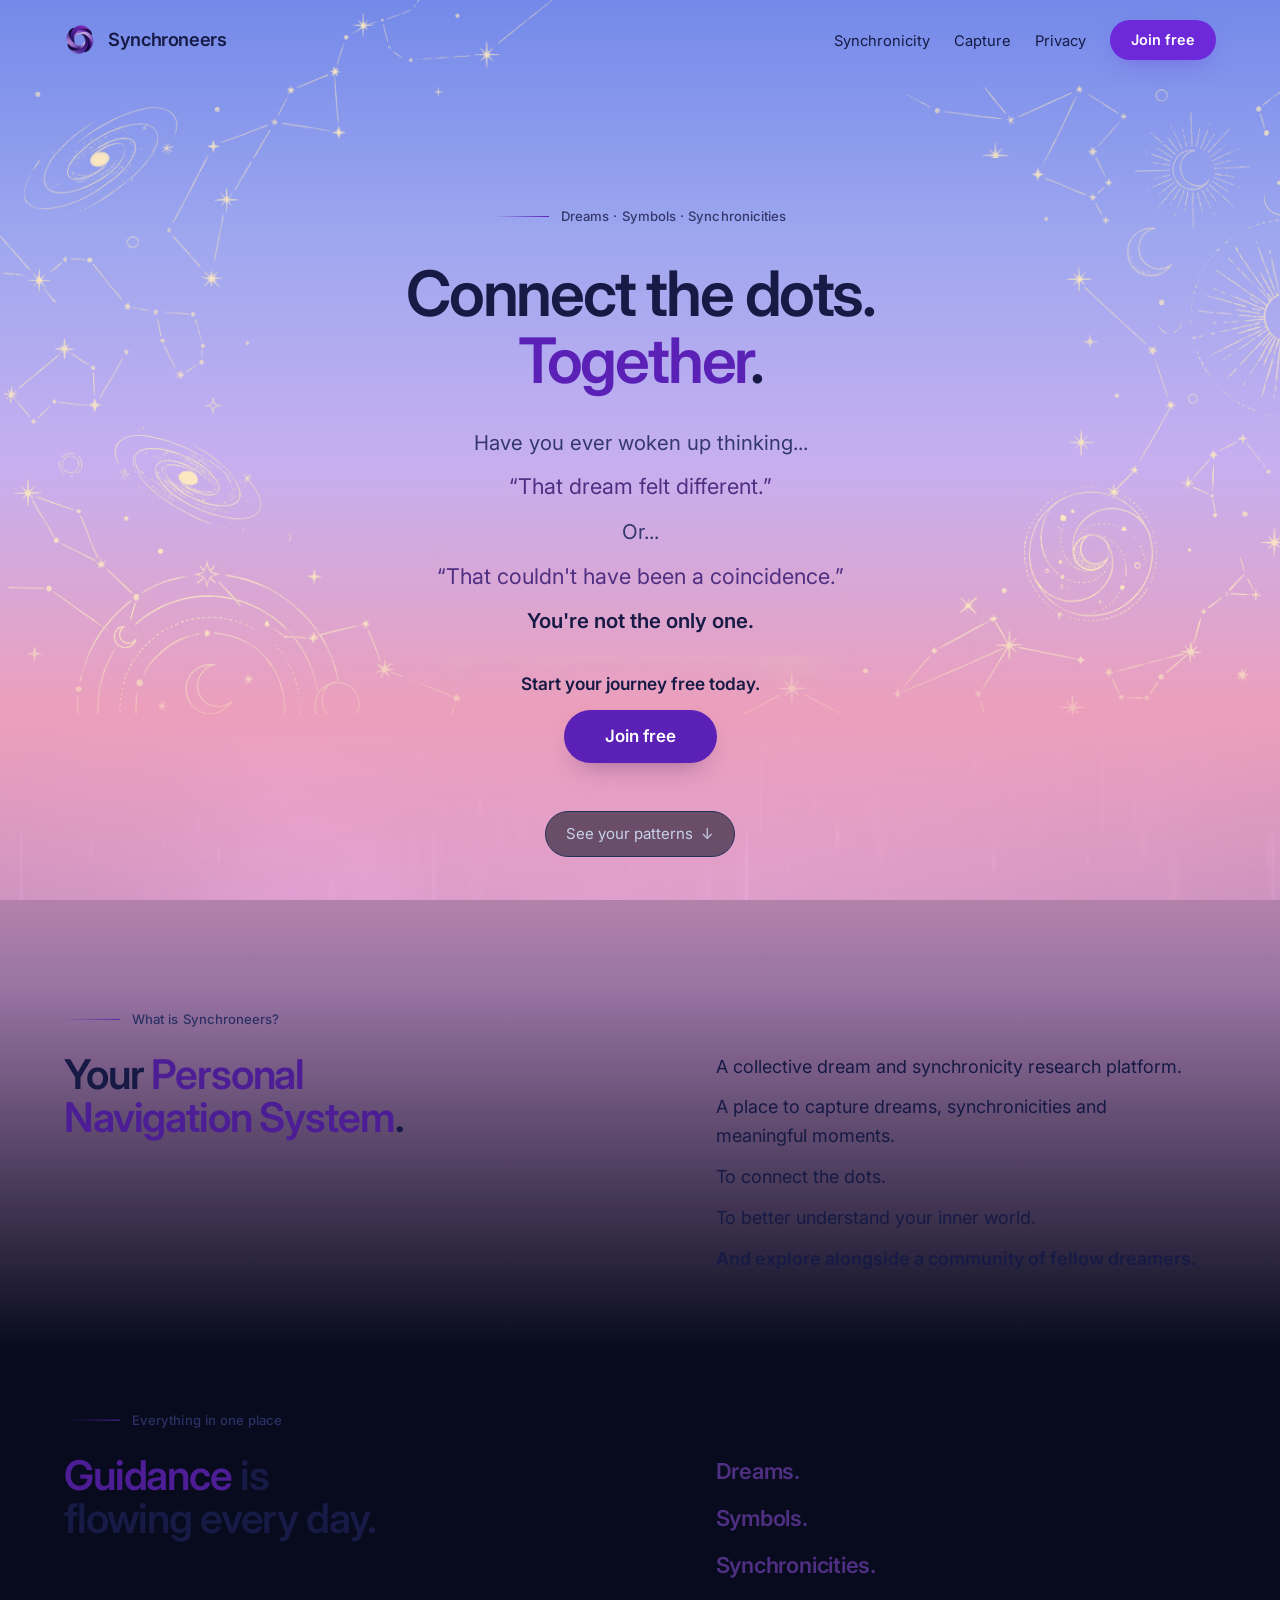
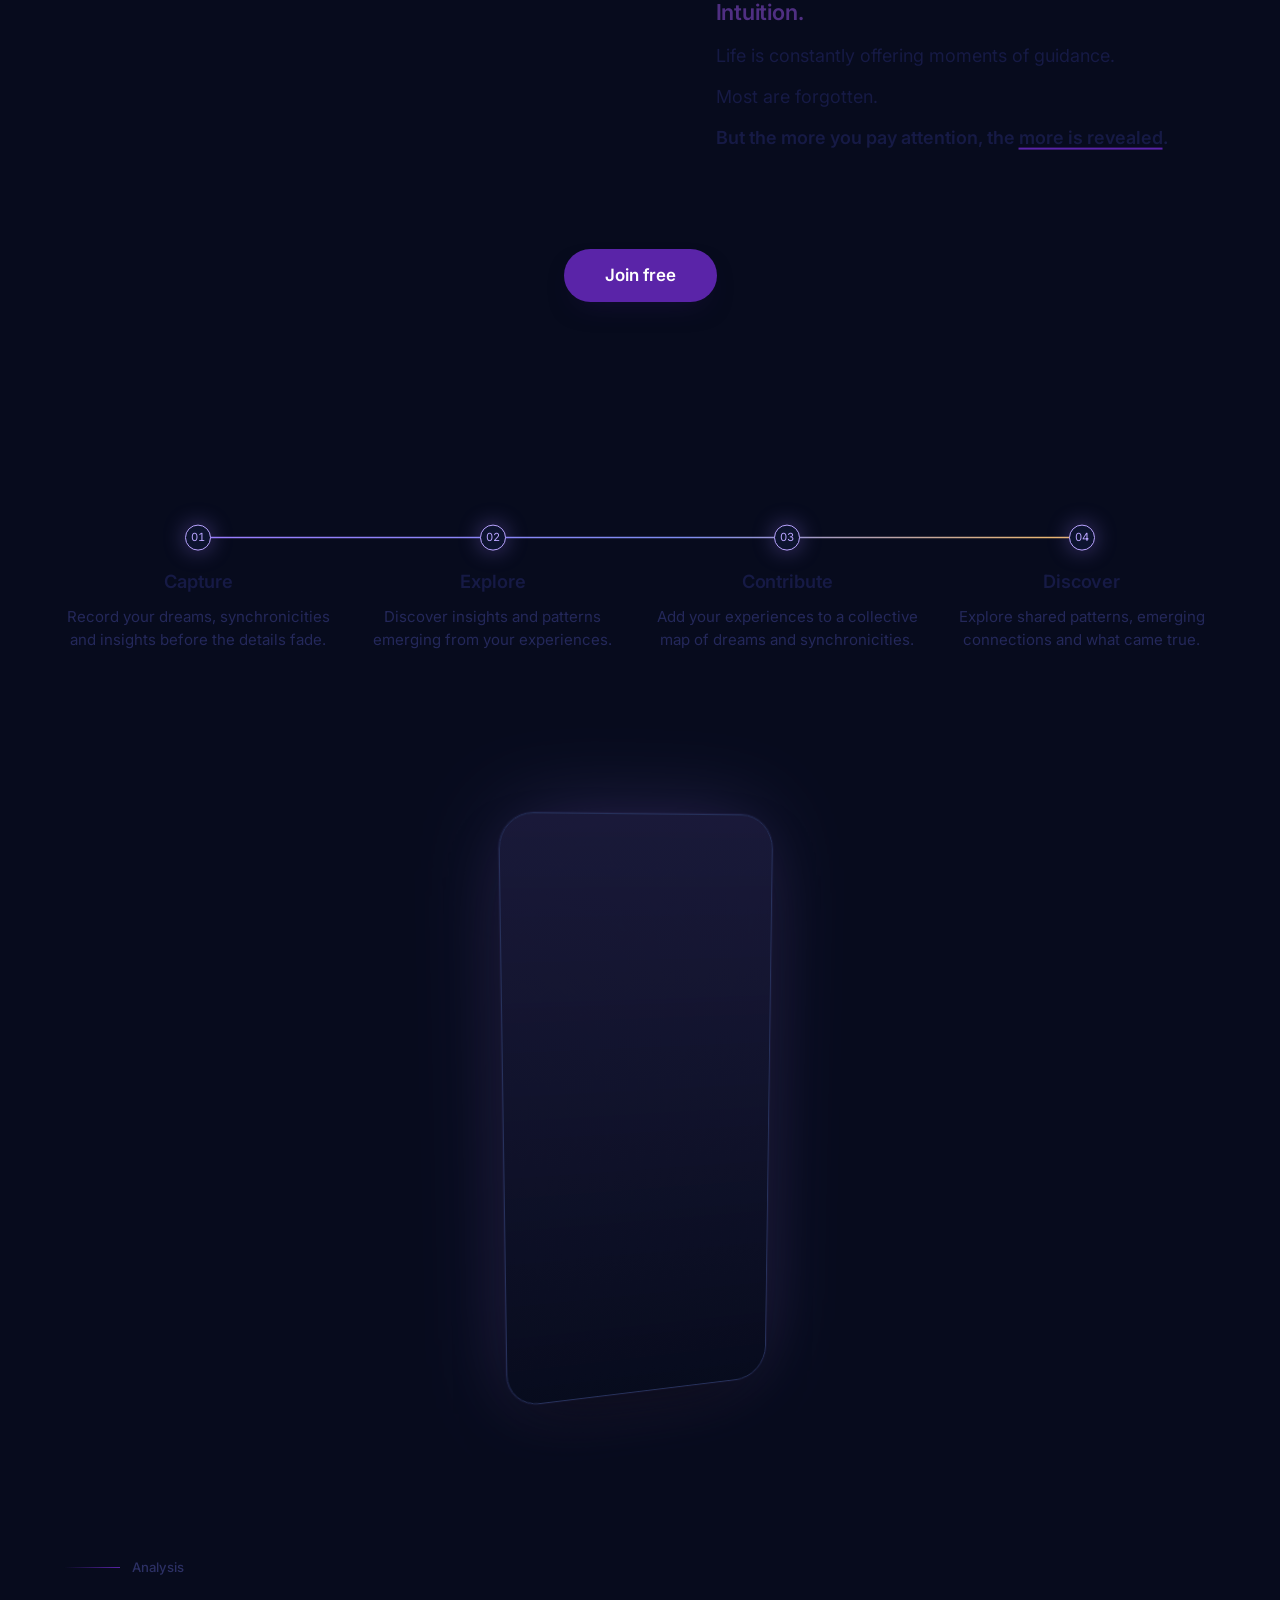
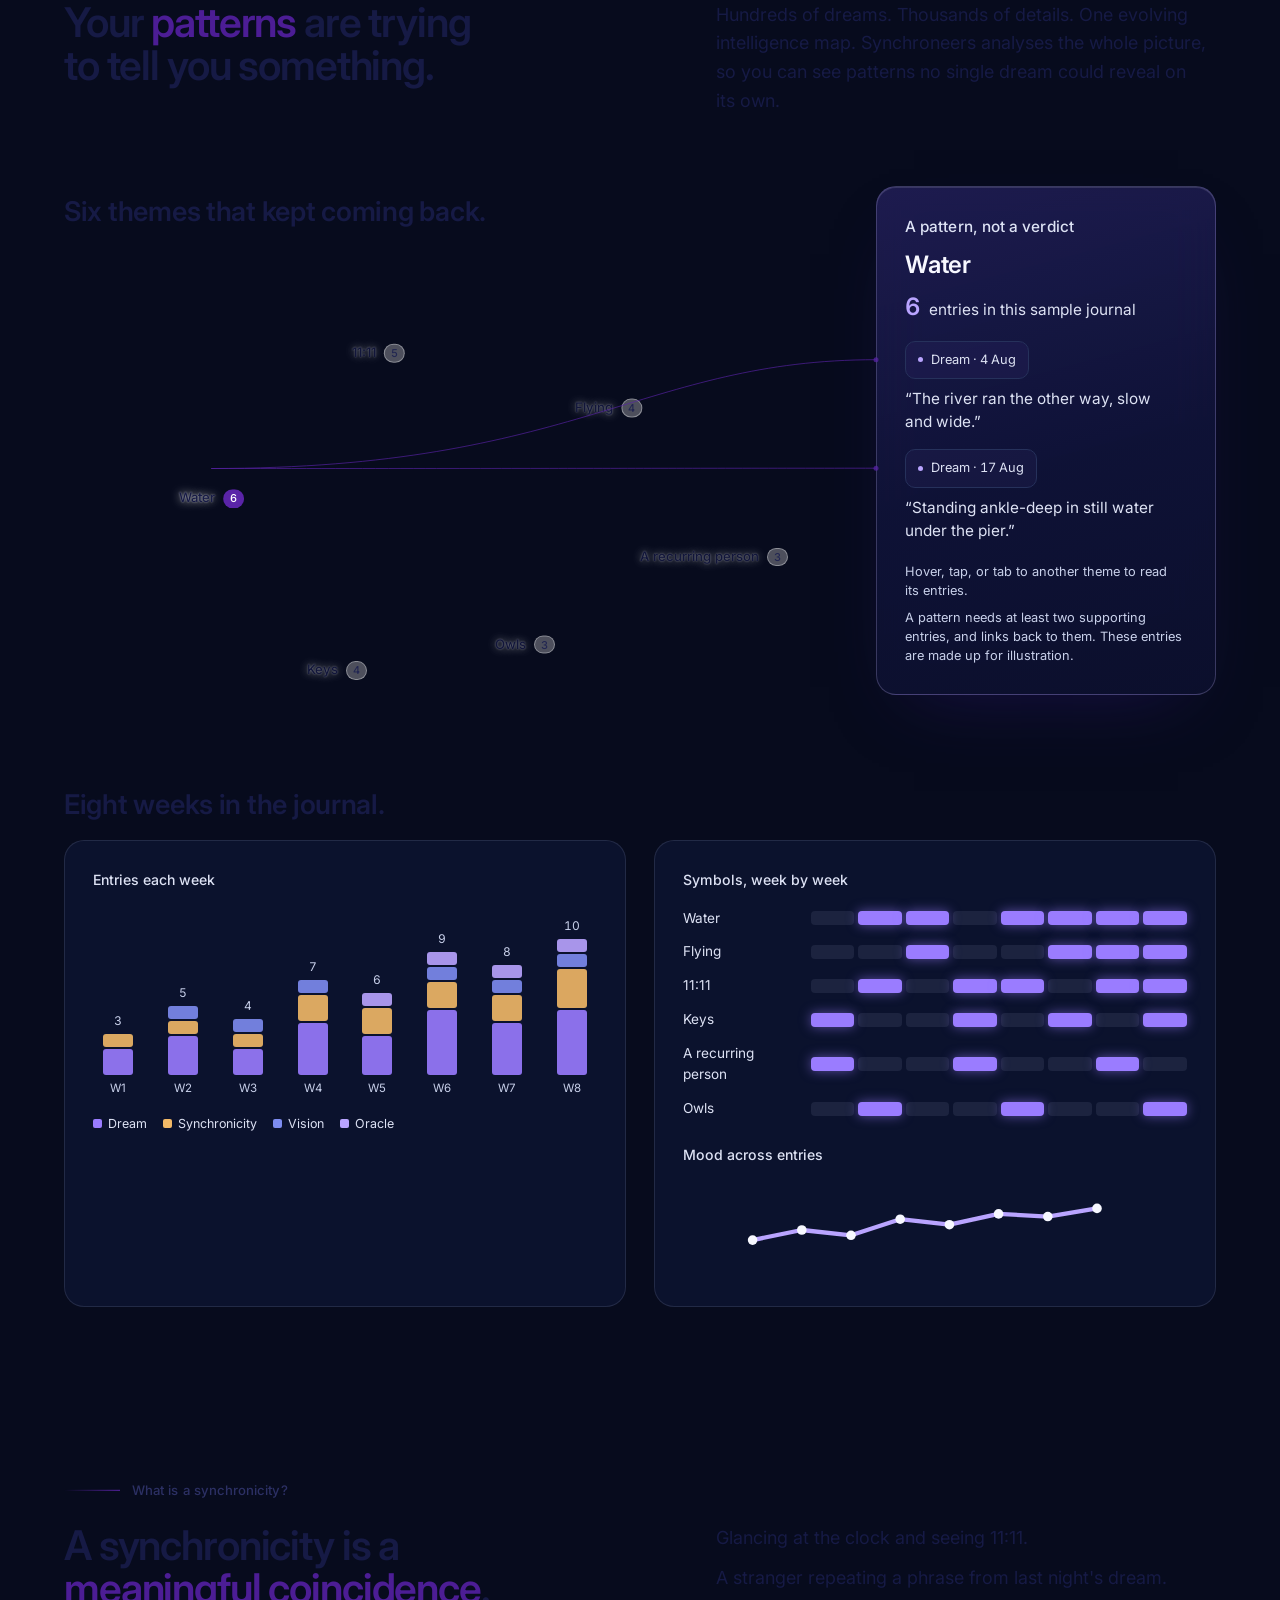
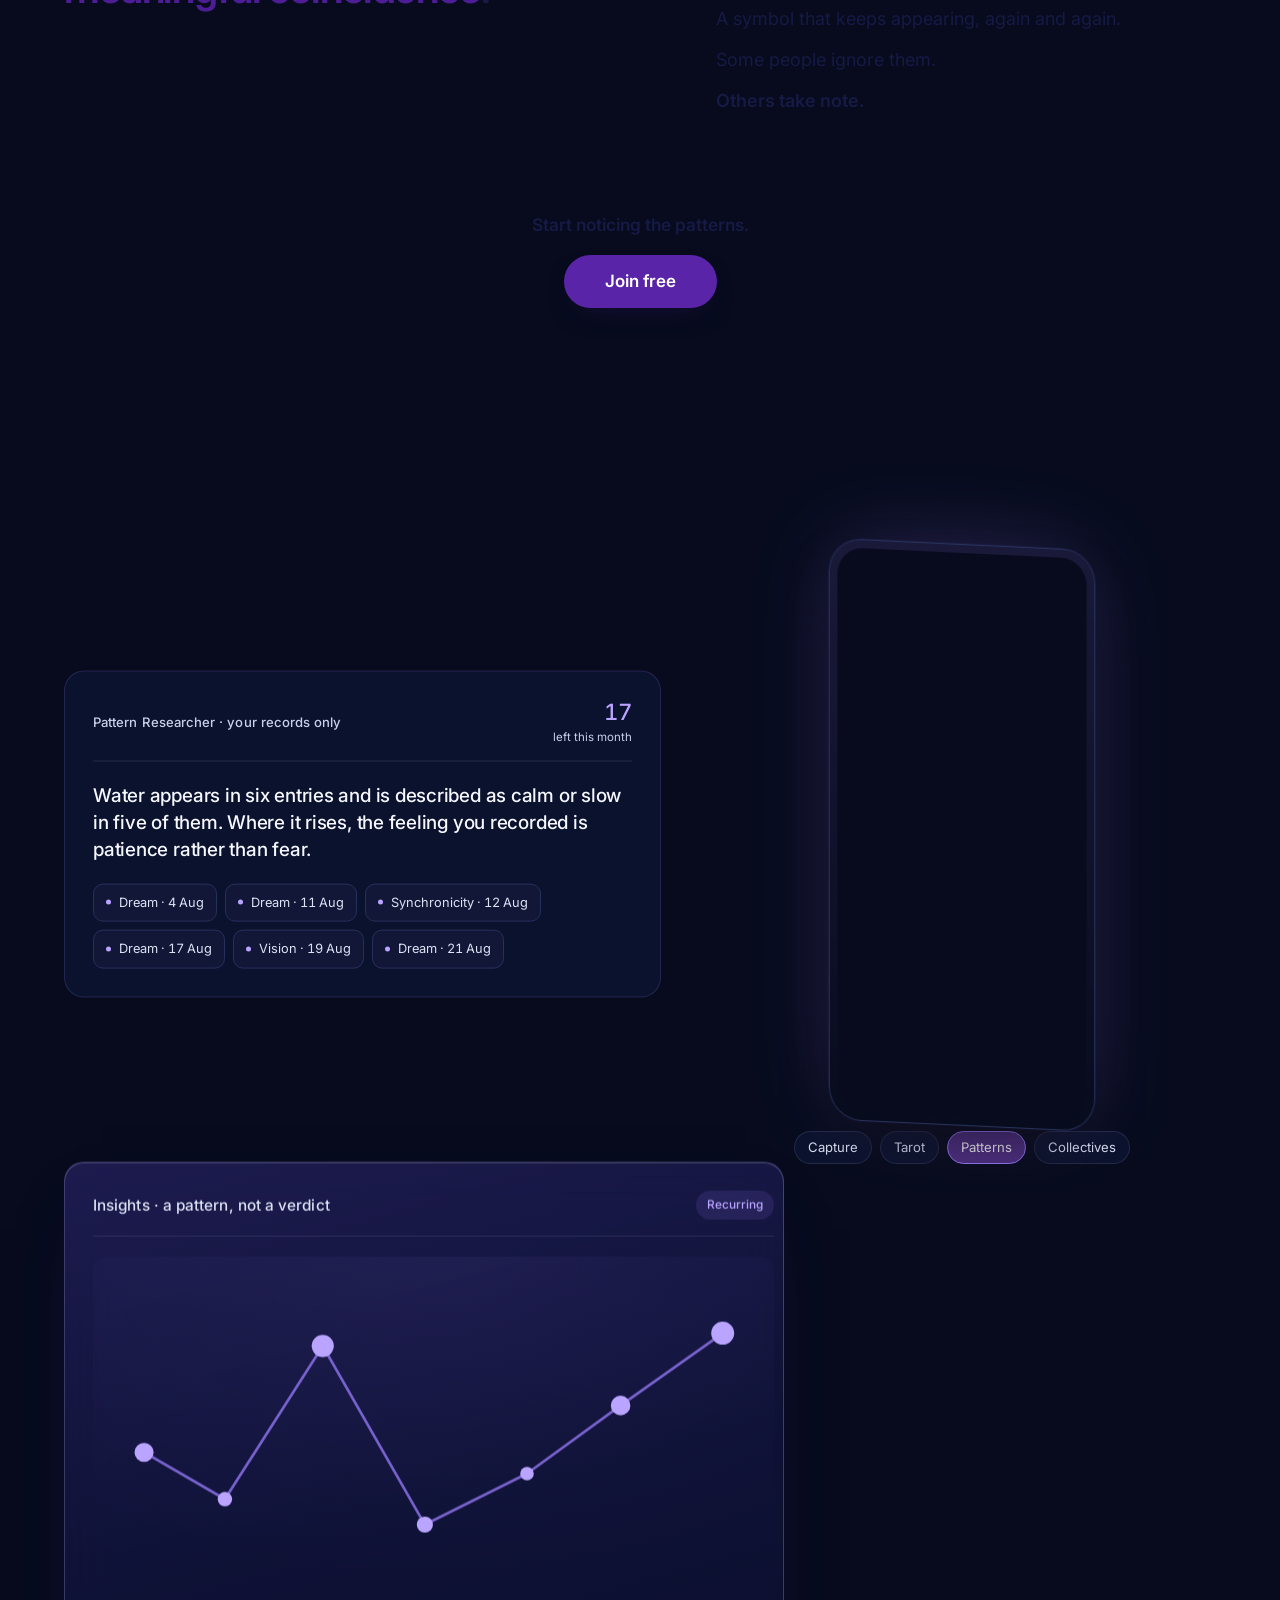
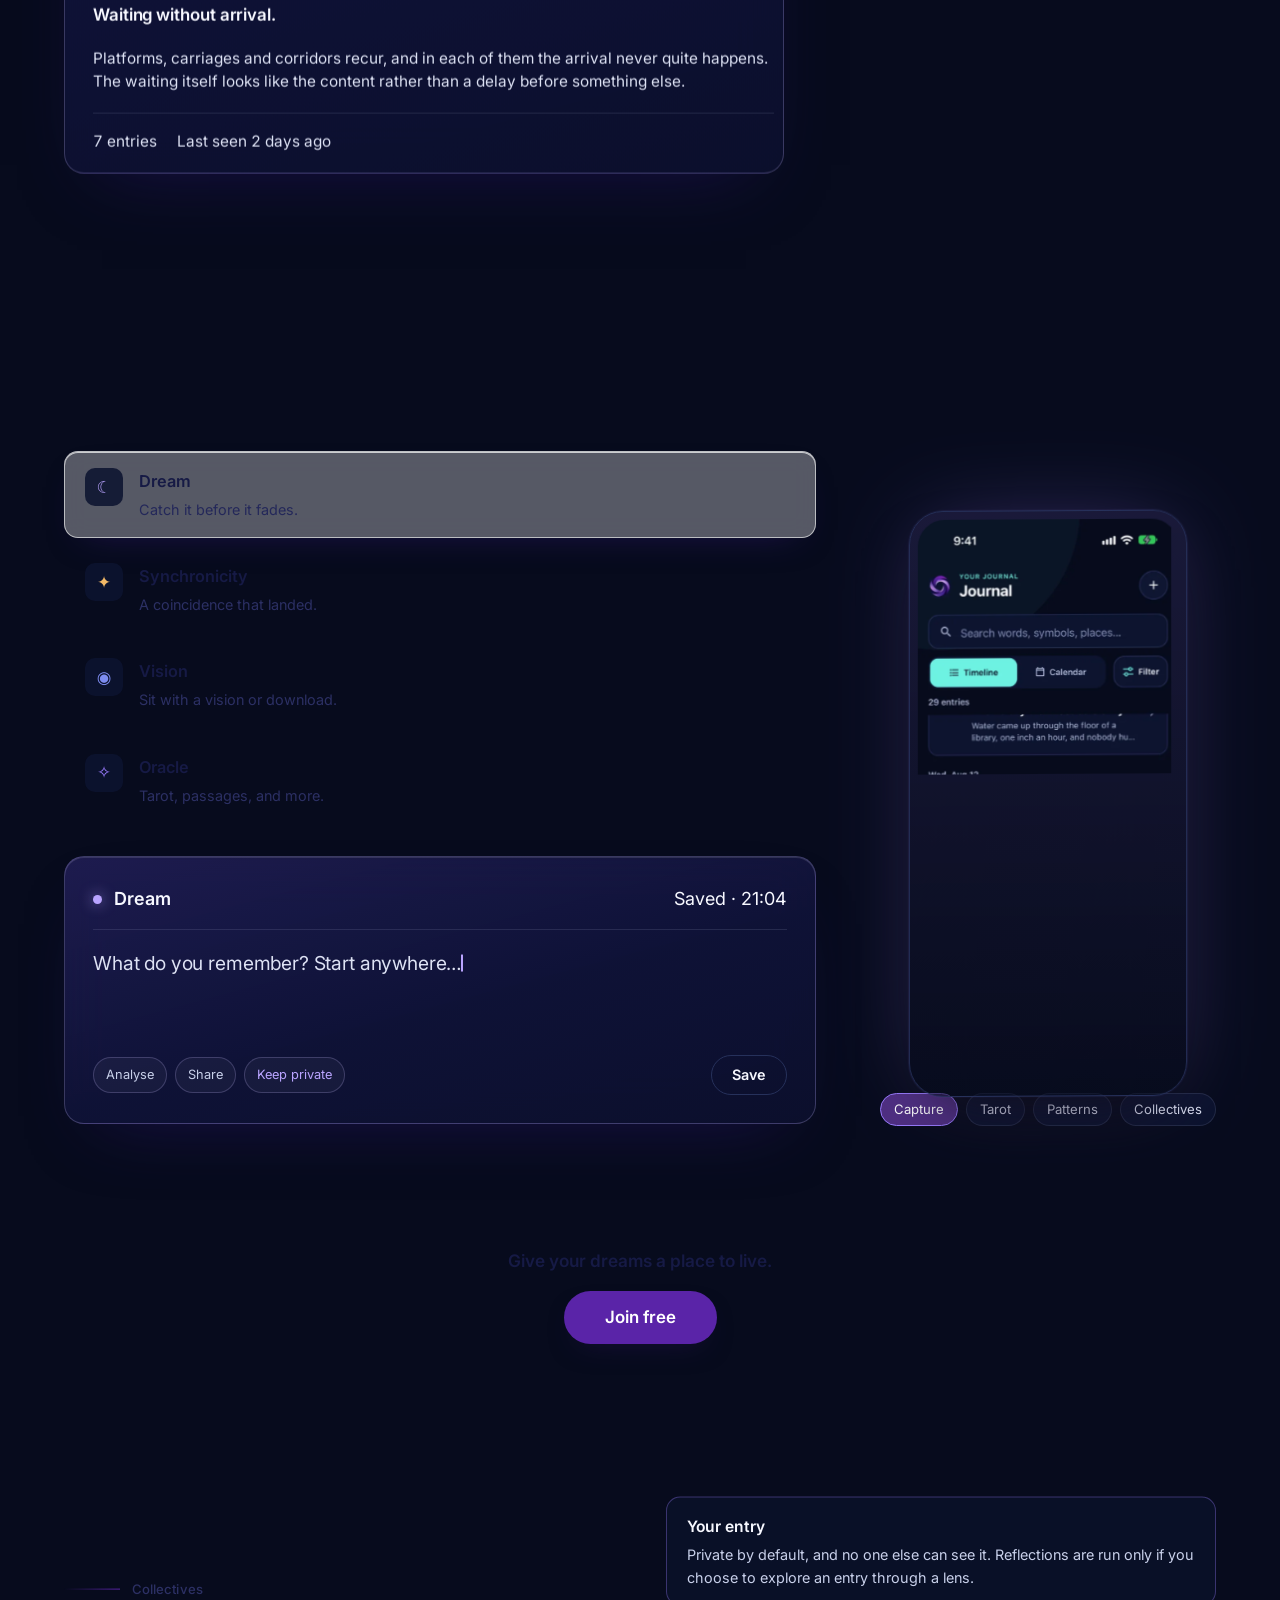
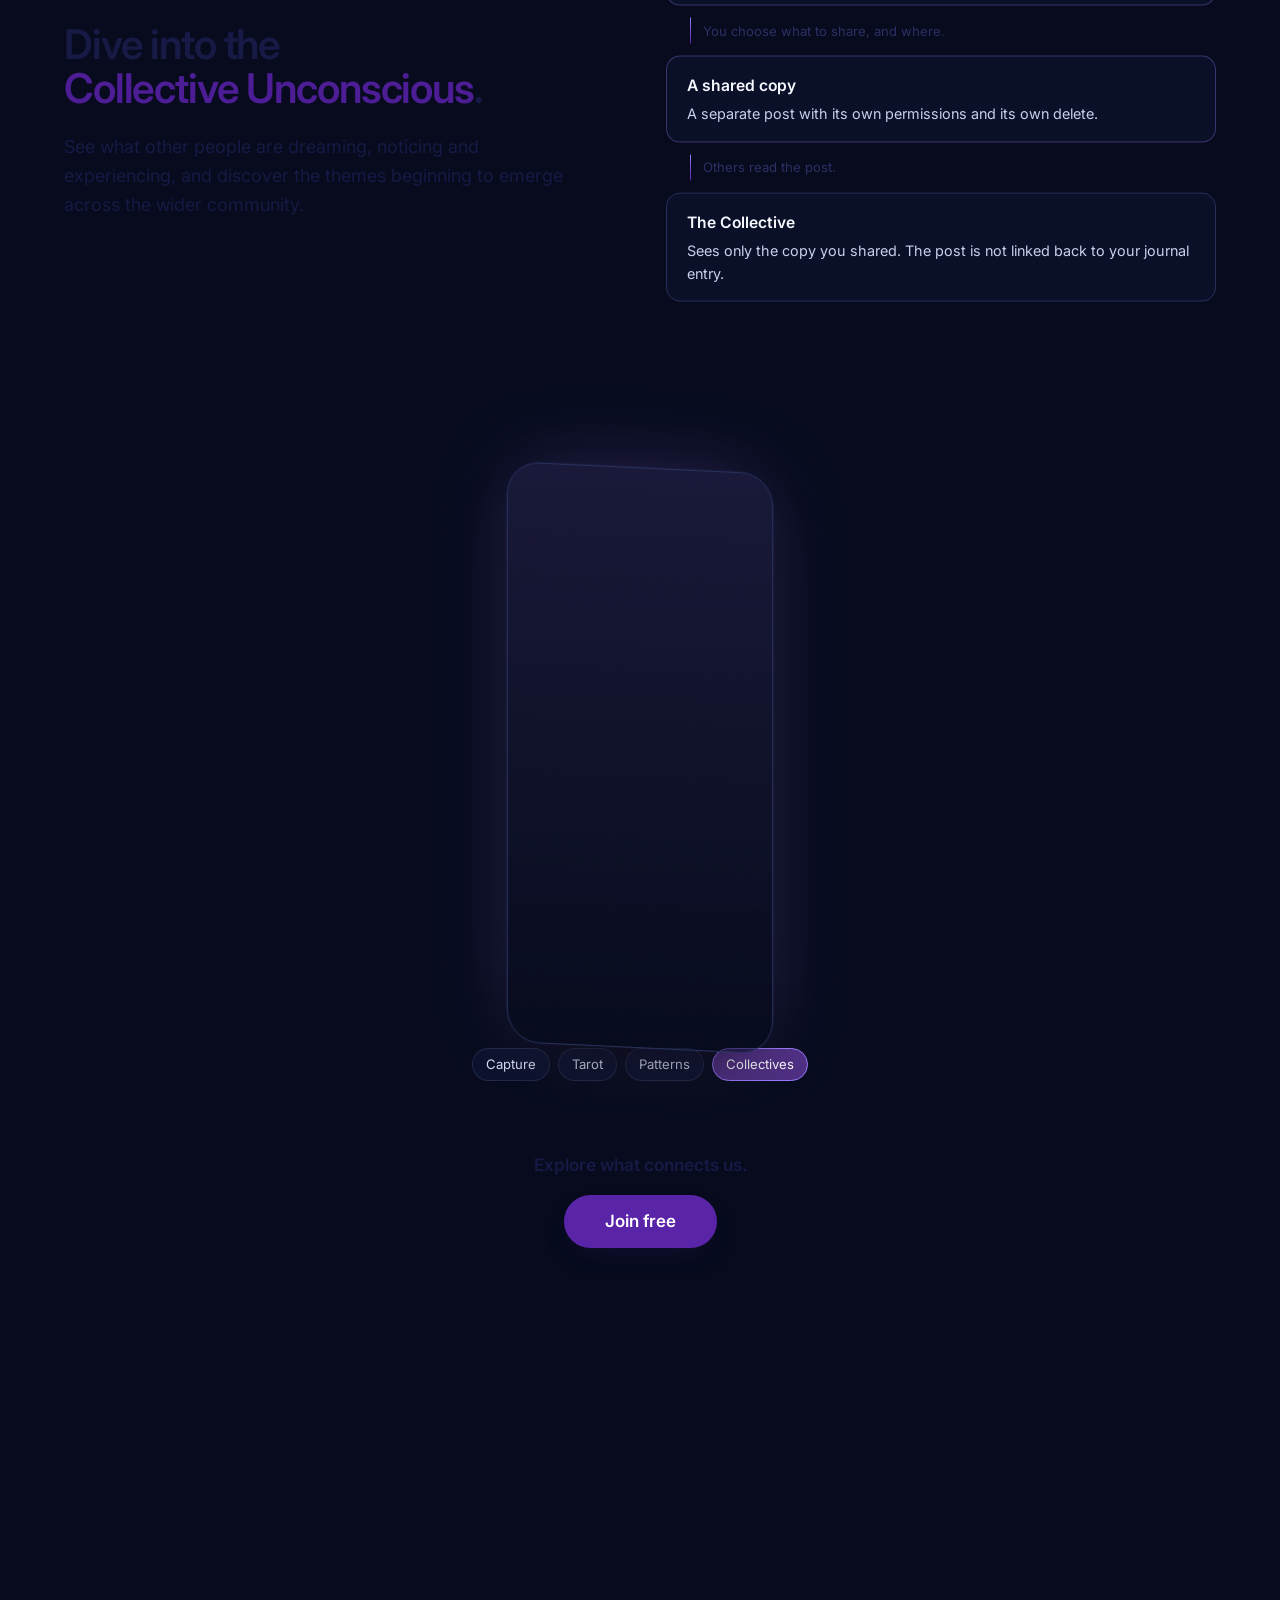
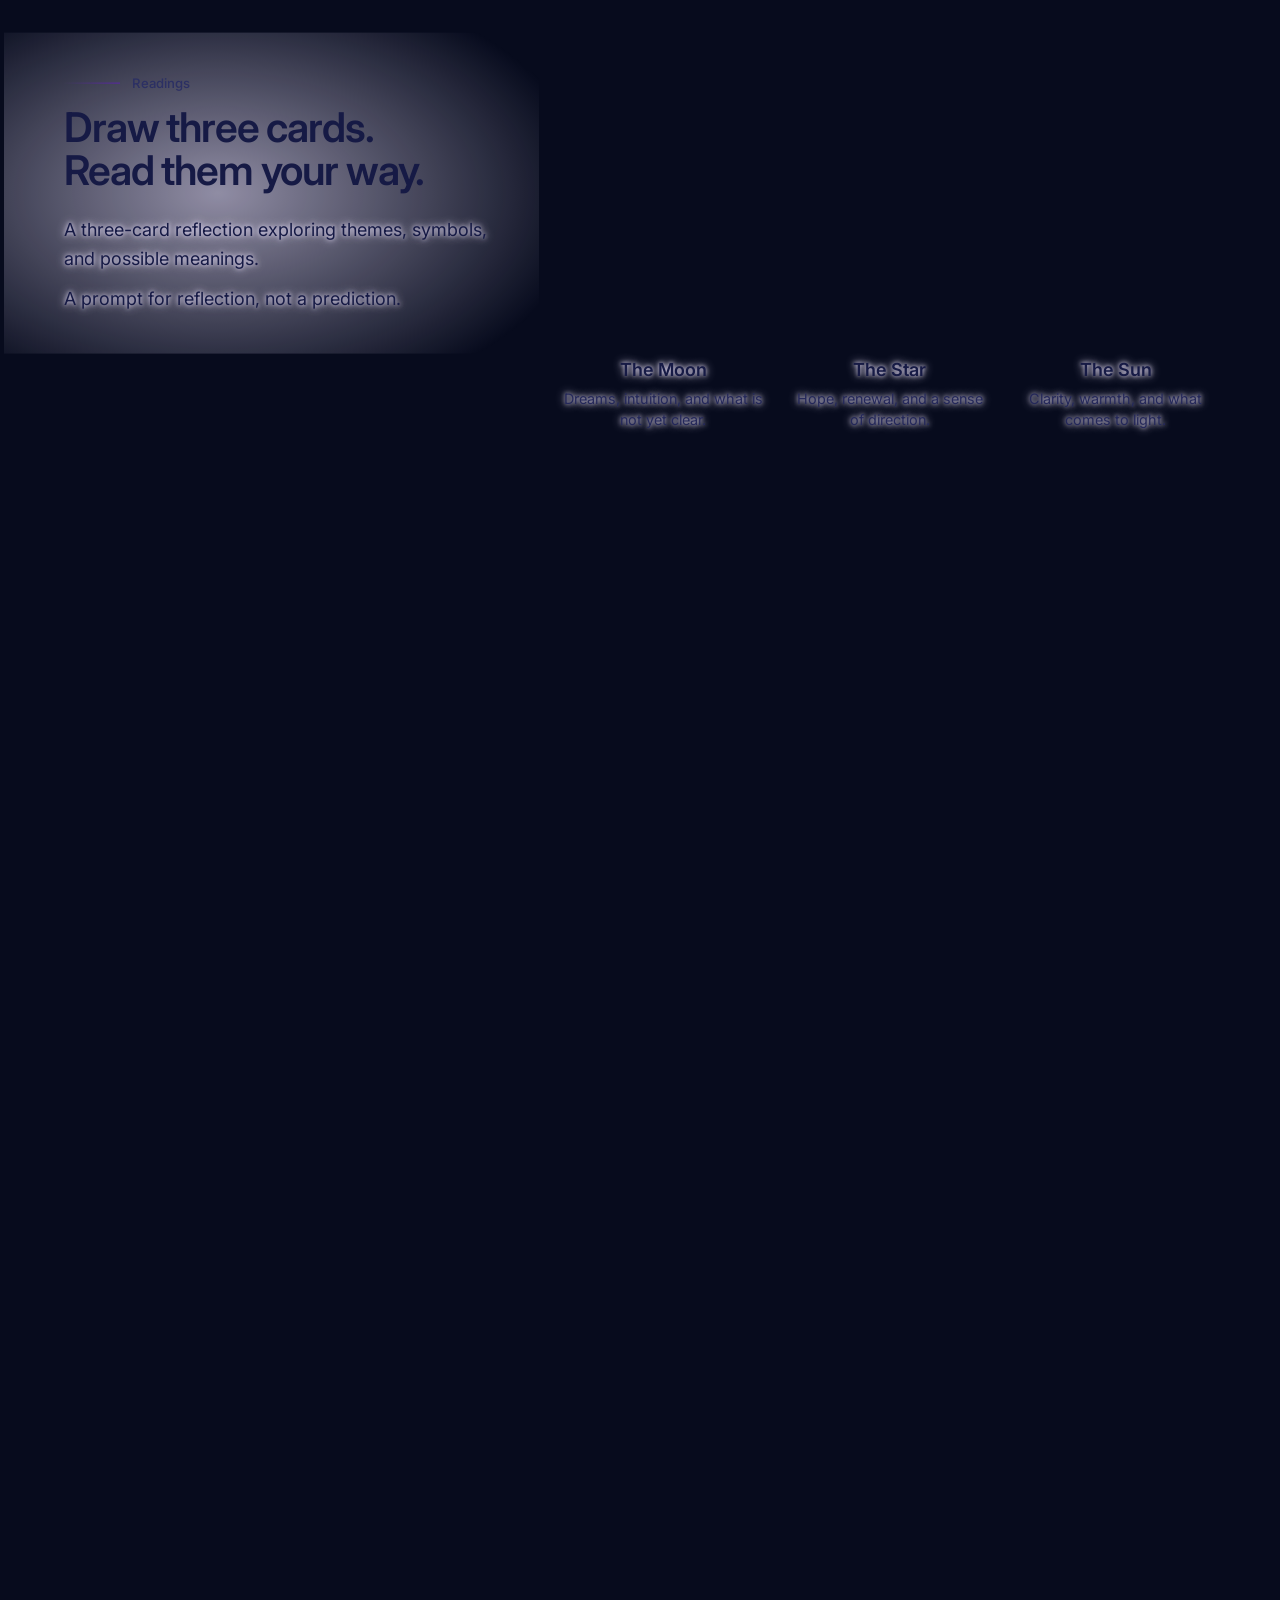
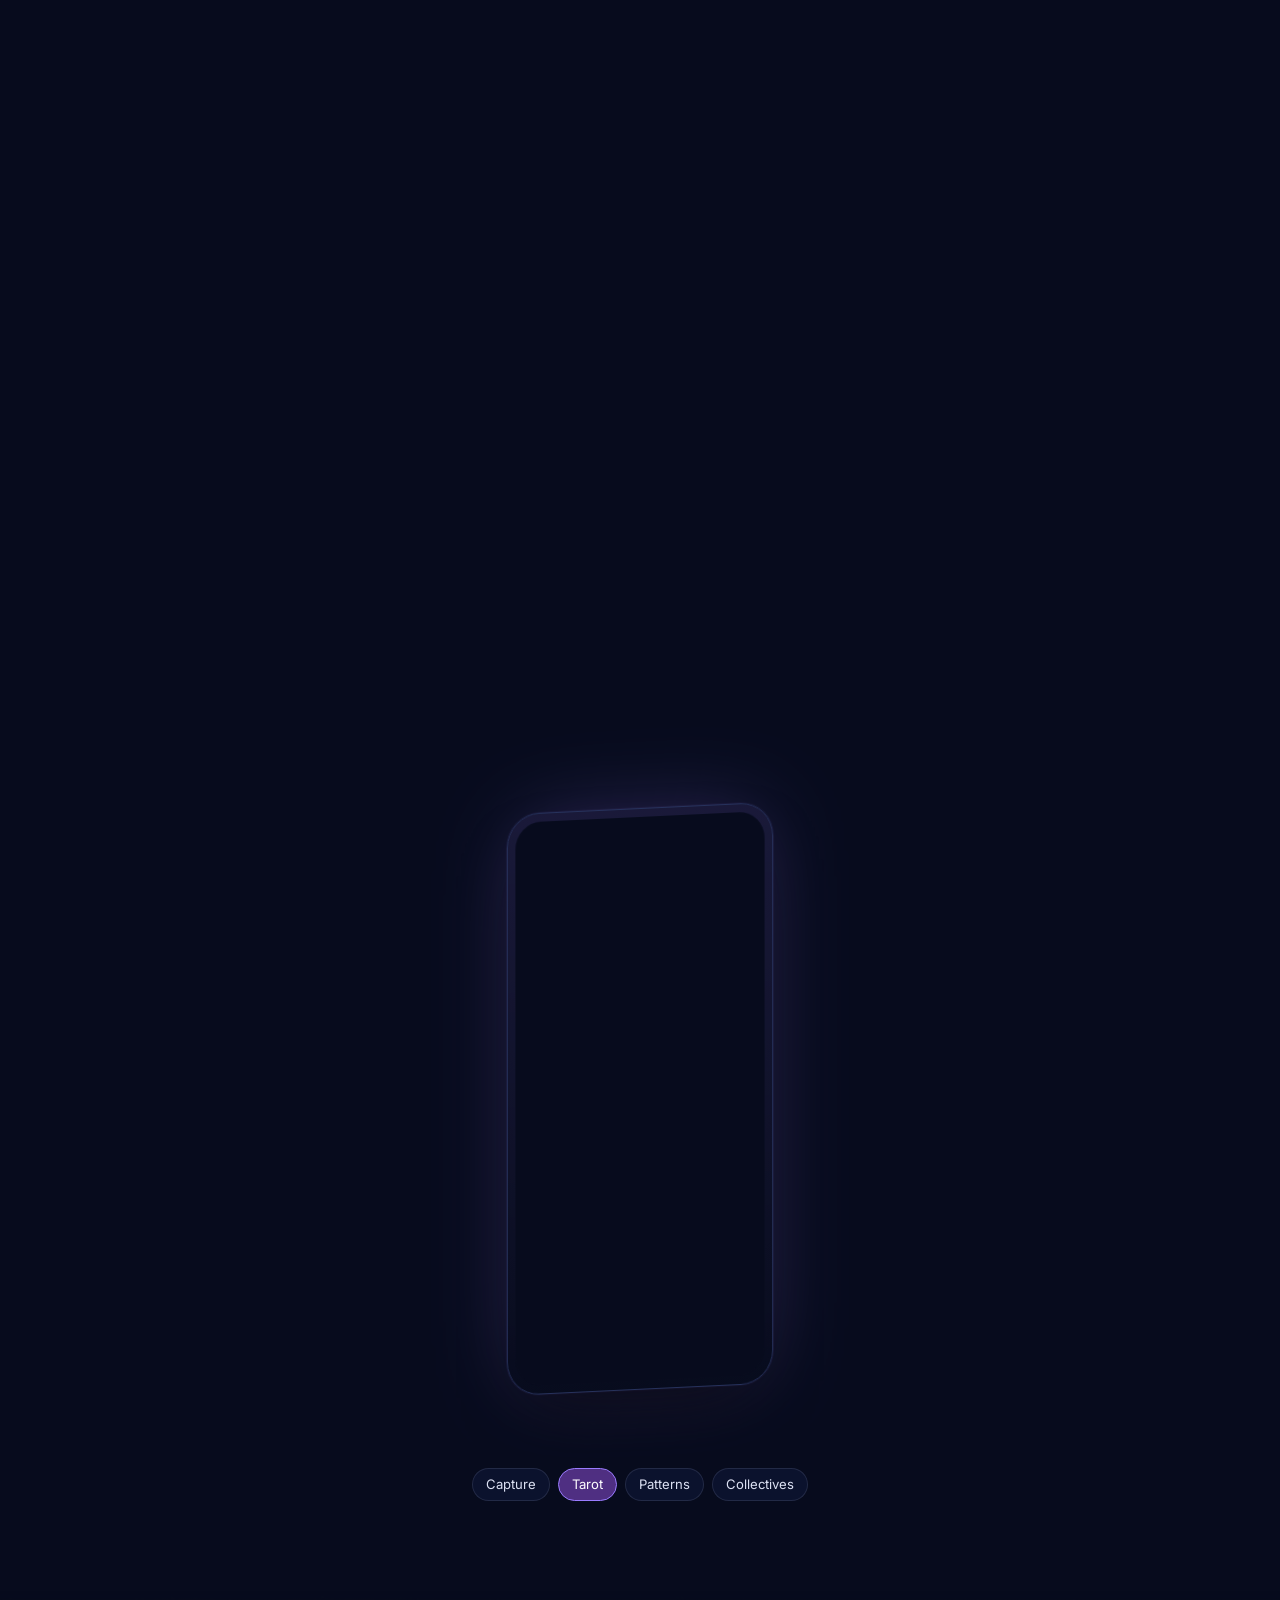
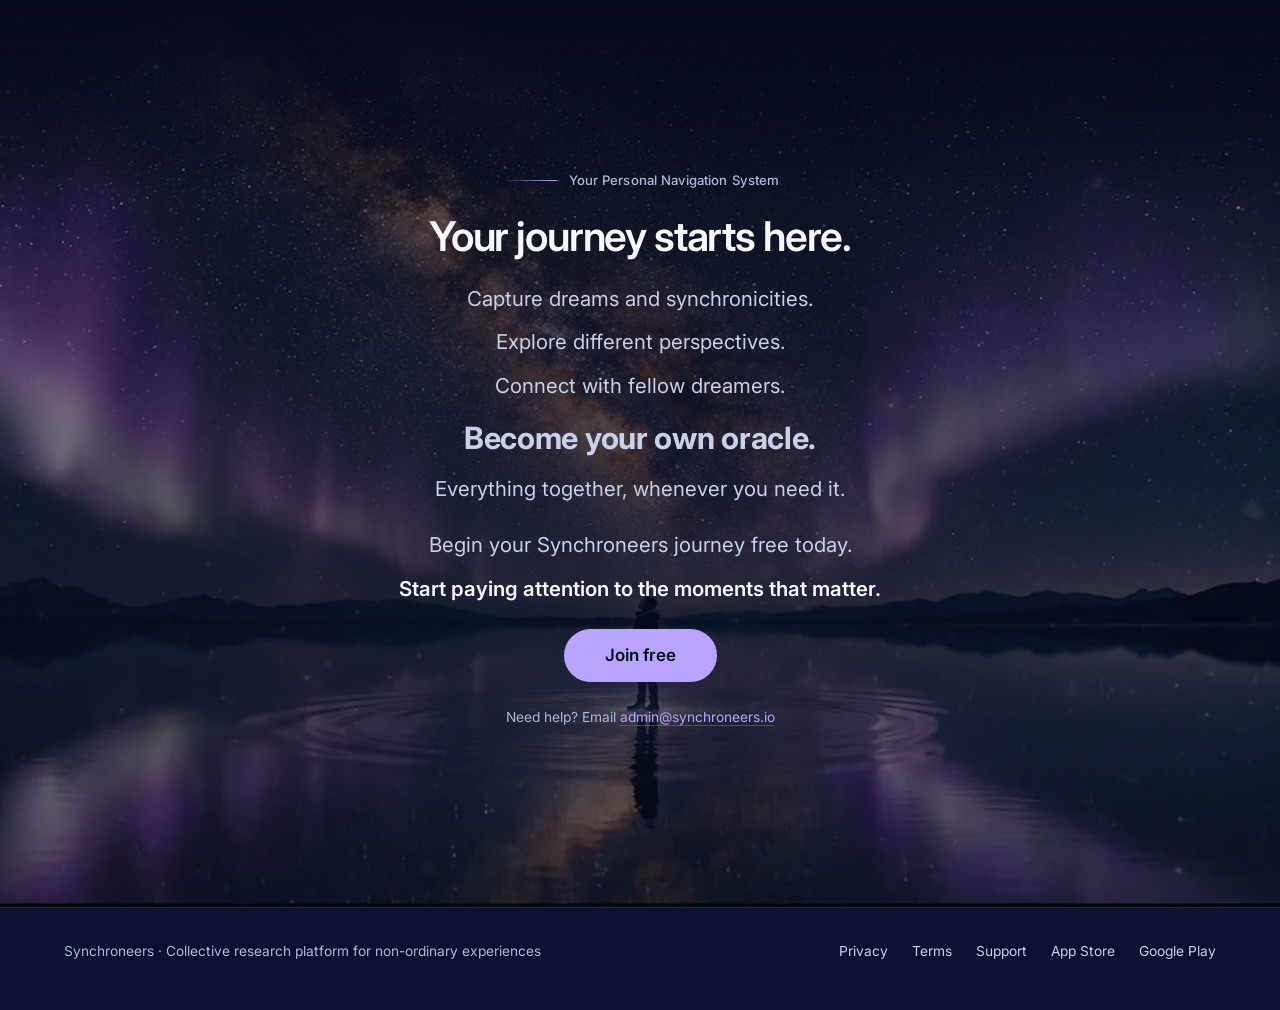
<file: index.html>
<!doctype html>
<html lang="en">
  <head>
    <meta charset="utf-8" />
    <meta name="viewport" content="width=device-width, initial-scale=1" />
    <title>Synchroneers - Collective Dream &amp; Synchronicity Research</title>
    <meta
      name="description"
      content="A collective dream and synchronicity research platform. Share dreams and synchronicities, and explore the patterns emerging across our experiences."
    />
    <link rel="canonical" href="https://www.synchroneers.com/" />
    <meta name="theme-color" content="#070b1d" />

    <meta property="og:type" content="website" />
    <meta property="og:site_name" content="Synchroneers" />
    <meta property="og:title" content="Synchroneers - Collective Dream &amp; Synchronicity Research" />
    <meta property="og:description" content="A collective dream and synchronicity research platform. Share dreams and synchronicities, and explore the patterns emerging across our experiences." />
    <meta property="og:image" content="/assets/og.jpg" />
    <meta property="og:image:width" content="1200" />
    <meta property="og:image:height" content="630" />
    <meta property="og:image:type" content="image/jpeg" />
    <meta
      property="og:image:alt"
      content="The Synchroneers wordmark over Orion, drawn from the real star catalogue."
    />
    <meta name="twitter:card" content="summary_large_image" />
    <meta name="twitter:title" content="Synchroneers - Collective Dream &amp; Synchronicity Research" />
    <meta
      name="twitter:description"
      content="A collective dream and synchronicity research platform. Share dreams and synchronicities, and explore the patterns emerging across our experiences."
    />
    <meta name="twitter:image" content="/assets/og.jpg" />

    <script type="application/ld+json">
      {
        "@context": "https://schema.org",
        "@graph": [
          {
            "@type": "Organization",
            "@id": "https://www.synchroneers.com/#organization",
            "name": "Synchroneers",
            "url": "https://www.synchroneers.com/",
            "logo": "https://www.synchroneers.com/assets/logo.png",
            "description": "A collective dream and synchronicity research platform."
          },
          {
            "@type": "WebSite",
            "@id": "https://www.synchroneers.com/#website",
            "name": "Synchroneers",
            "url": "https://www.synchroneers.com/",
            "publisher": { "@id": "https://www.synchroneers.com/#organization" }
          },
          {
            "@type": "MobileApplication",
            "name": "Synchroneers",
            "applicationCategory": "LifestyleApplication",
            "operatingSystem": "iOS, Android",
            "description": "Capture dreams, synchronicities and insights, add them to a collective map, and explore the patterns, connections and outcomes that emerge across the community.",
            "publisher": { "@id": "https://www.synchroneers.com/#organization" },
            "offers": { "@type": "Offer", "price": "0", "priceCurrency": "GBP" },
            "sameAs": [
              "https://apps.apple.com/app/id6751279447",
              "https://play.google.com/store/apps/details?id=com.synchroneers.android"
            ]
          }
        ]
      }
    </script>

    <link rel="icon" href="assets/logo.png" />
    <link rel="preconnect" href="https://fonts.googleapis.com" />
    <link rel="preconnect" href="https://fonts.gstatic.com" crossorigin />
    <link
      rel="stylesheet"
      href="https://fonts.googleapis.com/css2?family=Inter:ital,opsz,wght@0,14..32,400..700;1,14..32,400..600&display=swap"
    />
    <link rel="stylesheet" href="styles.css" />
    <script>
      // Marks a fresh arrival at the top of the page, so the hero can play its
      // opening. Skipped under reduced motion and when the page restores a
      // scroll position, where there is no opening to watch.
      if (!matchMedia('(prefers-reduced-motion: reduce)').matches && !scrollY) {
        document.documentElement.classList.add('intro');
      }
    </script>
  </head>
  <body>
    <a class="skip-link" href="#main">Skip to content</a>

    <canvas id="sky" aria-hidden="true"></canvas>

    <div class="page">
      <header class="masthead" id="masthead">
        <a class="brand" href="#top">
          <img src="assets/logo.png" alt="" width="32" height="32" />
          <span>Synchroneers</span>
        </a>
        <nav aria-label="Sections">
          <ul class="nav-links">
            <li><a href="#loop">Synchronicity</a></li>
            <li><a href="#capture">Capture</a></li>
            <li><a href="/privacy">Privacy</a></li>
          </ul>
        </nav>
        <a class="btn btn--primary btn--sm" data-store-cta href="https://apps.apple.com/app/id6751279447"
          >Join free</a
        >
      </header>

      <main id="main">
        <!-- ============ Hero ============ -->
        <section class="hero" id="top">
          <div class="hero-copy wrap">
            <p class="kicker kicker--rule">Dreams · Symbols · Synchronicities</p>

            <h1>
              <span class="line">Connect the dots.</span>
              <span class="line"><span class="glow">Together</span>.</span>
            </h1>

            <div class="lede lines stagger">
              <p>Have you ever woken up thinking...</p>
              <p class="said">&ldquo;That dream felt different.&rdquo;</p>
              <p>Or...</p>
              <p class="said">&ldquo;That couldn't have been a coincidence.&rdquo;</p>
              <p class="lands">You're not the only one.</p>
            </div>

            <div class="hero-actions">
              <p class="hero-actions__line">Start your journey free today.</p>
              <a class="btn btn--primary btn--start" data-store-cta href="https://apps.apple.com/app/id6751279447">Join free</a>
            </div>
          </div>

          <!-- The question sits where the scroll cue was: it does the same job
               of pulling the eye down, and says something while it does it. -->
          <a class="hero-jump" href="#evidence">
            See your patterns
            <span class="arrow" aria-hidden="true">↓</span>
          </a>
        </section>

        <!-- ============ What is Synchroneers ============ -->
        <section class="section section--enter" id="what">
          <div class="wrap">
            <div class="section-head reveal">
              <p class="kicker kicker--rule">What is Synchroneers?</p>
              <h2>Your <span class="glow">Personal Navigation System</span>.</h2>
              <div class="lines stagger">
                <p>A collective dream and synchronicity research platform.</p>
                <p>A place to capture dreams, synchronicities and meaningful moments.</p>
                <p>To connect the dots.</p>
                <p>To better understand your inner world.</p>
                <p class="lands">And explore alongside a community of fellow dreamers.</p>
              </div>
            </div>
          </div>
        </section>

        <!-- ============ Capture ============ -->
        <section class="section" id="capture">
          <div class="wrap">
            <div class="section-head reveal">
              <p class="kicker kicker--rule">Everything in one place</p>
              <h2><span class="glow">Guidance</span> is flowing every day.</h2>
              <div class="lines stagger">
                <p class="beat">Dreams.</p>
                <p class="beat">Symbols.</p>
                <p class="beat">Synchronicities.</p>
                <p class="beat">Intuition.</p>
                <p>Life is constantly offering moments of guidance.</p>
                <p>Most are forgotten.</p>
                <p class="lands">
                  But the more you pay attention, the <span class="mark">more is revealed</span>.
                </p>
              </div>
            </div>
          </div>
          <div class="wrap section-cta reveal">
            <a class="btn btn--primary btn--start" data-store-cta href="https://apps.apple.com/app/id6751279447">Join free</a>
          </div>
        </section>

        <!-- ============ How it works ============ -->
        <section class="section" id="how">
          <div class="wrap">
            <div class="loop">
              <div class="loop-track" aria-hidden="true">
                <svg viewBox="0 0 1000 26" preserveAspectRatio="none">
                  <defs>
                    <!-- userSpaceOnUse because the path is a flat line: its object bounding box
                     has zero height, and an objectBoundingBox gradient on that renders nothing. -->
                    <linearGradient
                      id="loopGradient"
                      gradientUnits="userSpaceOnUse"
                      x1="0"
                      y1="0"
                      x2="1000"
                      y2="0"
                    >
                      <stop offset="0%" stop-color="#9a7cff" />
                      <stop offset="55%" stop-color="#7d8cf0" />
                      <stop offset="100%" stop-color="#f2b967" />
                    </linearGradient>
                  </defs>
                  <path id="loopPath" d="M 12 13 H 988" />
                </svg>
              </div>

              <ol class="loop-steps">
                <li class="loop-step reveal" data-step="1">
                  <span class="loop-step__dot" aria-hidden="true">01</span>
                  <h3>Capture</h3>
                  <p>Record your dreams, synchronicities and insights before the details fade.</p>
                </li>
                <li class="loop-step reveal" data-step="2" data-delay="1">
                  <span class="loop-step__dot" aria-hidden="true">02</span>
                  <h3>Explore</h3>
                  <p>Discover insights and patterns emerging from your experiences.</p>
                </li>
                <li class="loop-step reveal" data-step="3" data-delay="2">
                  <span class="loop-step__dot" aria-hidden="true">03</span>
                  <h3>Contribute</h3>
                  <p>Add your experiences to a collective map of dreams and synchronicities.</p>
                </li>
                <li class="loop-step reveal" data-step="4" data-delay="1">
                  <span class="loop-step__dot" aria-hidden="true">04</span>
                  <h3>Discover</h3>
                  <p>Explore shared patterns, emerging connections and what came true.</p>
                </li>
              </ol>
            </div>

            <div class="showcase__art reveal" data-delay="2">
              <figure class="shot">
                <img
                  src="assets/app/01-home.webp?v=20261110"
                  alt="The app's home screen: record an experience through four kinds of experience: dream, synchronicity, vision, and oracle."
                  width="640"
                  height="1391"
                  loading="lazy"
                  decoding="async"
                />
              </figure>
            </div>
          </div>
        </section>

        <!-- ============ Evidence ============ -->
        <section class="section" id="evidence">
          <div class="wrap">
            <div class="section-head reveal">
              <p class="kicker kicker--rule">Analysis</p>
              <h2>Your <span class="glow">patterns</span> are trying to tell you something.</h2>
              <div class="lines stagger">
                <p>
                  Hundreds of dreams. Thousands of details. One evolving intelligence map.
                  Synchroneers analyses the whole picture, so you can see patterns no single dream
                  could reveal on its own.
                </p>
              </div>
            </div>


            <!-- ---- Interactive patterns and sample insights. Sample data, labelled as such. ---- -->
            <div class="patterns reveal" id="patterns">
              <div class="patterns-layout">
                <div class="patterns-main">
                  <h3 class="patterns-title">Six themes that kept coming back.</h3>
                  <div
                    class="patterns-stage"
                    id="patternStage"
                    data-sky-mask
                    role="group"
                    aria-label="A constellation of six recurring themes from a sample journal. Choose a theme to read two of its entries."
                  ></div>
                </div>

                <aside class="pattern-card" id="patternCard" data-sky-mask>
                  <p class="pattern-card__announce" data-announce aria-live="polite"></p>
                  <div class="pattern-card__body" data-body>
                    <p class="kicker">A pattern, not a verdict</p>
                    <h4 class="pattern-card__title" data-title></h4>
                    <p class="pattern-card__meta" aria-hidden="true">
                      <span class="pattern-card__count" data-count>6</span>
                      <span data-meta>entries in this sample journal</span>
                    </p>
                    <ul class="pattern-card__entries" data-entries></ul>
                  </div>
                  <p class="pattern-card__hint">Hover, tap, or tab to another theme to read its entries.</p>
                  <p class="pattern-card__note">
                    A pattern needs at least two supporting entries, and links back to them. These
                    entries are made up for illustration.
                  </p>
                </aside>
              </div>
            </div>

            <figure class="insights reveal" id="insights">
              <figcaption class="insights__cap">
                <h3>Eight weeks in the journal.</h3>
              </figcaption>

              <div class="insights-grid">
                <div
                  class="insights-panel"
                  role="img"
                  aria-label="Sample chart: entries per week rise from 3 in the first week to 10 in the eighth, mostly dreams, with some synchronicities, visions and oracle entries."
                >
                  <p class="insights-panel__title">Entries each week</p>
                  <ol class="insights-bars">
                    <li class="week" style="--i:0">
                      <span class="week__total">3</span>
                      <span class="week__stack"><i class="k k--dream" style="--v:2"></i><i class="k k--sync" style="--v:1"></i></span>
                      <span class="week__label">W1</span>
                    </li>
                    <li class="week" style="--i:1">
                      <span class="week__total">5</span>
                      <span class="week__stack"><i class="k k--dream" style="--v:3"></i><i class="k k--sync" style="--v:1"></i><i class="k k--vision" style="--v:1"></i></span>
                      <span class="week__label">W2</span>
                    </li>
                    <li class="week" style="--i:2">
                      <span class="week__total">4</span>
                      <span class="week__stack"><i class="k k--dream" style="--v:2"></i><i class="k k--sync" style="--v:1"></i><i class="k k--vision" style="--v:1"></i></span>
                      <span class="week__label">W3</span>
                    </li>
                    <li class="week" style="--i:3">
                      <span class="week__total">7</span>
                      <span class="week__stack"><i class="k k--dream" style="--v:4"></i><i class="k k--sync" style="--v:2"></i><i class="k k--vision" style="--v:1"></i></span>
                      <span class="week__label">W4</span>
                    </li>
                    <li class="week" style="--i:4">
                      <span class="week__total">6</span>
                      <span class="week__stack"><i class="k k--dream" style="--v:3"></i><i class="k k--sync" style="--v:2"></i><i class="k k--reading" style="--v:1"></i></span>
                      <span class="week__label">W5</span>
                    </li>
                    <li class="week" style="--i:5">
                      <span class="week__total">9</span>
                      <span class="week__stack"><i class="k k--dream" style="--v:5"></i><i class="k k--sync" style="--v:2"></i><i class="k k--vision" style="--v:1"></i><i class="k k--reading" style="--v:1"></i></span>
                      <span class="week__label">W6</span>
                    </li>
                    <li class="week" style="--i:6">
                      <span class="week__total">8</span>
                      <span class="week__stack"><i class="k k--dream" style="--v:4"></i><i class="k k--sync" style="--v:2"></i><i class="k k--vision" style="--v:1"></i><i class="k k--reading" style="--v:1"></i></span>
                      <span class="week__label">W7</span>
                    </li>
                    <li class="week" style="--i:7">
                      <span class="week__total">10</span>
                      <span class="week__stack"><i class="k k--dream" style="--v:5"></i><i class="k k--sync" style="--v:3"></i><i class="k k--vision" style="--v:1"></i><i class="k k--reading" style="--v:1"></i></span>
                      <span class="week__label">W8</span>
                    </li>
                  </ol>
                  <ul class="insights-key" aria-hidden="true">
                    <li><i class="k k--dream"></i>Dream</li>
                    <li><i class="k k--sync"></i>Synchronicity</li>
                    <li><i class="k k--vision"></i>Vision</li>
                    <li><i class="k k--reading"></i>Oracle</li>
                  </ul>
                </div>

                <div class="insights-panel">
                  <p class="insights-panel__title">Symbols, week by week</p>
                  <ul class="insights-symbols" role="img" aria-label="Sample chart: water appears in six of eight weeks, 11:11 in five, flying and keys in four, a recurring person and owls in three.">
                    <li><span class="sym__name">Water</span><span class="sym__cells" aria-hidden="true"><i class="" style="--i:0"></i><i class="on" style="--i:1"></i><i class="on" style="--i:2"></i><i class="" style="--i:3"></i><i class="on" style="--i:4"></i><i class="on" style="--i:5"></i><i class="on" style="--i:6"></i><i class="on" style="--i:7"></i></span></li>
                    <li><span class="sym__name">Flying</span><span class="sym__cells" aria-hidden="true"><i class="" style="--i:0"></i><i class="" style="--i:1"></i><i class="on" style="--i:2"></i><i class="" style="--i:3"></i><i class="" style="--i:4"></i><i class="on" style="--i:5"></i><i class="on" style="--i:6"></i><i class="on" style="--i:7"></i></span></li>
                    <li><span class="sym__name">11:11</span><span class="sym__cells" aria-hidden="true"><i class="" style="--i:0"></i><i class="on" style="--i:1"></i><i class="" style="--i:2"></i><i class="on" style="--i:3"></i><i class="on" style="--i:4"></i><i class="" style="--i:5"></i><i class="on" style="--i:6"></i><i class="on" style="--i:7"></i></span></li>
                    <li><span class="sym__name">Keys</span><span class="sym__cells" aria-hidden="true"><i class="on" style="--i:0"></i><i class="" style="--i:1"></i><i class="" style="--i:2"></i><i class="on" style="--i:3"></i><i class="" style="--i:4"></i><i class="on" style="--i:5"></i><i class="" style="--i:6"></i><i class="on" style="--i:7"></i></span></li>
                    <li><span class="sym__name">A recurring person</span><span class="sym__cells" aria-hidden="true"><i class="on" style="--i:0"></i><i class="" style="--i:1"></i><i class="" style="--i:2"></i><i class="on" style="--i:3"></i><i class="" style="--i:4"></i><i class="" style="--i:5"></i><i class="on" style="--i:6"></i><i class="" style="--i:7"></i></span></li>
                    <li><span class="sym__name">Owls</span><span class="sym__cells" aria-hidden="true"><i class="" style="--i:0"></i><i class="on" style="--i:1"></i><i class="" style="--i:2"></i><i class="" style="--i:3"></i><i class="on" style="--i:4"></i><i class="" style="--i:5"></i><i class="" style="--i:6"></i><i class="on" style="--i:7"></i></span></li>
                  </ul>

                  <p class="insights-panel__title insights-panel__title--mood">Mood across entries</p>
                  <svg
                    class="insights-mood"
                    viewBox="0 0 168 40"
                    role="img"
                    aria-label="Sample chart: mood across entries trends upward over the eight weeks."
                  >
                    <polyline class="insights-mood__line" pathLength="1" points="8.0,24.2 28.5,20.0 49.0,22.2 69.5,15.5 90.0,17.8 110.5,13.3 131.0,14.4 151.5,11.0" />
                    <g class="insights-mood__dots"><circle cx="8.0" cy="24.2" r="2.6" style="--i:0"/><circle cx="28.5" cy="20.0" r="2.6" style="--i:1"/><circle cx="49.0" cy="22.2" r="2.6" style="--i:2"/><circle cx="69.5" cy="15.5" r="2.6" style="--i:3"/><circle cx="90.0" cy="17.8" r="2.6" style="--i:4"/><circle cx="110.5" cy="13.3" r="2.6" style="--i:5"/><circle cx="131.0" cy="14.4" r="2.6" style="--i:6"/><circle cx="151.5" cy="11.0" r="2.6" style="--i:7"/></g>
                  </svg>
                </div>
              </div>
            </figure>

          </div>
        </section>

        <!-- ============ The loop ============ -->
        <section class="section" id="loop">
          <div class="wrap">
            <div class="section-head reveal">
              <p class="kicker kicker--rule">What is a synchronicity?</p>
              <h2>A synchronicity is a <span class="glow">meaningful coincidence</span>.</h2>
              <div class="lines stagger">
                <p>Glancing at the clock and seeing 11:11.</p>
                <p>A stranger repeating a phrase from last night's dream.</p>
                <p>A symbol that keeps appearing, again and again.</p>
                <p>Some people ignore them.</p>
                <p class="lands">Others take note.</p>
              </div>
            </div>
          </div>
          <div class="wrap section-cta reveal">
            <p class="section-cta__line">Start noticing the patterns.</p>
            <a class="btn btn--primary btn--start" data-store-cta href="https://apps.apple.com/app/id6751279447">Join free</a>
          </div>
        </section>

        <!-- ============ Evidence, continued ============ -->
        <section class="section" id="researcher">
          <div class="wrap">
            <div class="showcase">
              <article class="panel panel--wide reveal">
                <div class="panel__head">
                  <p class="kicker">Pattern Researcher · your records only</p>
                  <p class="quota"><b>17</b><span>left this month</span></p>
                </div>
                <p class="claim">
                  Water appears in six entries and is described as calm or slow in five of them.
                  Where it rises, the feeling you recorded is patience rather than fear.
                </p>
                <ul class="cites">
                  <li class="cite">Dream · 4 Aug</li>
                  <li class="cite">Dream · 11 Aug</li>
                  <li class="cite">Synchronicity · 12 Aug</li>
                  <li class="cite">Dream · 17 Aug</li>
                  <li class="cite">Vision · 19 Aug</li>
                  <li class="cite">Dream · 21 Aug</li>
                </ul>
              </article>

              <div class="showcase__art reveal" data-delay="1">
                <figure class="shot" data-phone="patterns">
                  <img
                    src="assets/app/03-insights-timeline.webp?v=20261110"
                    alt="The Insights screen: entries counted by kind, and a timeline placing each one against the moon's phase."
                    width="640"
                    height="1391"
                    loading="lazy"
                    decoding="async"
                  />
                </figure>
              </div>
            </div>

            <div class="evidence">
              <figure class="panel pattern-card reveal">
                <figcaption class="panel__head">
                  <p class="kicker">Insights · a pattern, not a verdict</p>
                  <span class="tag">Recurring</span>
                </figcaption>
                <div class="pattern-card__chart">
                  <svg viewBox="0 0 320 150" role="img" aria-hidden="true" data-constellation>
                    <polyline
                      class="constellation-line"
                      points="24,92 62,114 108,42 156,126 204,102 248,70 296,36"
                    />
                    <g class="constellation-nodes">
                      <circle class="constellation-node" cx="24" cy="92" r="4.5" />
                      <circle class="constellation-node" cx="62" cy="114" r="3.4" />
                      <circle class="constellation-node" cx="108" cy="42" r="5.2" />
                      <circle class="constellation-node" cx="156" cy="126" r="3.8" />
                      <circle class="constellation-node" cx="204" cy="102" r="3.2" />
                      <circle class="constellation-node" cx="248" cy="70" r="4.6" />
                      <circle class="constellation-node" cx="296" cy="36" r="5.4" />
                    </g>
                  </svg>
                </div>
                <h3>Waiting without arrival.</h3>
                <p>
                  Platforms, carriages and corridors recur, and in each of them the arrival never
                  quite happens. The waiting itself looks like the content rather than a delay
                  before something else.
                </p>
                <p class="panel__foot">
                  <span>7 entries</span>
                  <span>Last seen 2 days ago</span>
                </p>
              </figure>

            </div>
          </div>
        </section>

        <!-- ============ Kinds of experience ============ -->
        <section class="section" id="kinds">
          <div class="wrap">
            <div class="types">
              <div class="types__compose">
                <div class="type-list" role="tablist" aria-label="Kinds of experience" id="typeTabs">
                  <span class="type-list__highlight" aria-hidden="true"></span>
                  <button
                    class="type-tab"
                    role="tab"
                    type="button"
                    id="tab-dream"
                    aria-controls="capturePanel"
                    aria-selected="true"
                    data-accent="var(--violet-soft)"
                    data-glyph="☾"
                    data-prompt="What do you remember? Start anywhere…"
                    data-name="Dream"
                    data-sample="The river ran the other way, slow and wide."
                  >
                    <span class="type-tab__glyph" aria-hidden="true">☾</span>
                    <span class="type-tab__name">Dream</span>
                    <span class="type-tab__tag">Catch it before it fades.</span>
                  </button>

                  <button
                    class="type-tab"
                    role="tab"
                    type="button"
                    id="tab-synchronicity"
                    aria-controls="capturePanel"
                    aria-selected="false"
                    tabindex="-1"
                    data-accent="var(--amber)"
                    data-glyph="✦"
                    data-prompt="What happened, and what made it feel meaningful?"
                    data-name="Synchronicity"
                    data-sample="11:11 on the oven clock just as the phone rang."
                  >
                    <span class="type-tab__glyph" aria-hidden="true">✦</span>
                    <span class="type-tab__name">Synchronicity</span>
                    <span class="type-tab__tag">A coincidence that landed.</span>
                  </button>

                  <button
                    class="type-tab"
                    role="tab"
                    type="button"
                    id="tab-vision"
                    aria-controls="capturePanel"
                    aria-selected="false"
                    tabindex="-1"
                    data-accent="var(--indigo-light)"
                    data-glyph="◉"
                    data-prompt="What came through, and what were you doing when it did?"
                    data-name="Vision"
                    data-sample="Lifted above the town, no fear, only quiet."
                  >
                    <span class="type-tab__glyph" aria-hidden="true">◉</span>
                    <span class="type-tab__name">Vision</span>
                    <span class="type-tab__tag">Sit with a vision or download.</span>
                  </button>

                  <button
                    class="type-tab"
                    role="tab"
                    type="button"
                    id="tab-oracle"
                    aria-controls="capturePanel"
                    aria-selected="false"
                    tabindex="-1"
                    data-accent="var(--violet)"
                    data-glyph="✧"
                    data-prompt="Details of scripture, tarot, oracle, or other readings you've received."
                    data-name="Oracle"
                    data-sample="The Hermit, drawn twice this week."
                  >
                    <span class="type-tab__glyph" aria-hidden="true">✧</span>
                    <span class="type-tab__name">Oracle</span>
                    <span class="type-tab__tag">Tarot, passages, and more.</span>
                  </button>
                </div>

                <div
                  class="capture-mock"
                  id="capturePanel"
                  role="tabpanel"
                  aria-labelledby="tab-dream"
                  tabindex="0"
                >
                  <div class="capture-mock__head">
                    <span class="capture-mock__title">
                      <span class="dot" aria-hidden="true"></span>
                      <span data-capture-name>Dream</span>
                    </span>
                    <span class="mono" data-capture-state>Saved · 21:04</span>
                  </div>

                  <p class="capture-mock__prompt">
                    <span data-capture-prompt>What do you remember? Start anywhere…</span
                    ><span class="caret" aria-hidden="true"></span>
                  </p>

                  <div class="capture-mock__controls">
                    <span class="chip">Analyse</span>
                    <span class="chip">Share</span>
                    <span class="chip chip--on">Keep private</span>
                    <button class="btn btn--ghost btn--sm capture-mock__save" type="button" data-capture-save>
                      Save
                    </button>
                  </div>
                </div>
              </div>

              <div class="showcase__art reveal" data-delay="2">
                <figure class="shot" data-phone="capture">
                  <img
                    src="assets/app/04-journal.webp?v=20261110"
                    alt="The journal: entries on a timeline, each tagged by kind, with the time it happened and the time it was written."
                    width="640"
                    height="1391"
                    loading="lazy"
                    decoding="async"
                  />
                </figure>
              </div>
            </div>
          </div>
          <div class="wrap section-cta reveal">
            <p class="section-cta__line">Give your dreams a place to live.</p>
            <a class="btn btn--primary btn--start" data-store-cta href="https://apps.apple.com/app/id6751279447">Join free</a>
          </div>
        </section>

        <!-- ============ Collectives ============ -->
        <section class="section" id="collectives">
          <div class="wrap split">
            <div class="section-head reveal">
              <p class="kicker kicker--rule">Collectives</p>
              <h2>Dive into the <span class="glow">Collective Unconscious</span>.</h2>
              <div class="lines stagger">
                <p>
                  See what other people are dreaming, noticing and experiencing, and discover
                  the themes beginning to emerge across the wider community.
                </p>
              </div>
            </div>

            <div class="flow reveal" data-delay="1" aria-label="How sharing works">
              <div class="flow-node flow-node--private">
                <b>Your entry</b>
                <span
                  >Private by default, and no one else can see it. Reflections are run only if you
                  choose to explore an entry through a lens.</span
                >
              </div>
              <p class="flow-arrow">You choose what to share, and where.</p>
              <div class="flow-node flow-node--shared">
                <b>A shared copy</b>
                <span>A separate post with its own permissions and its own delete.</span>
              </div>
              <p class="flow-arrow">Others read the post.</p>
              <div class="flow-node">
                <b>The Collective</b>
                <span
                  >Sees only the copy you shared. The post is not linked back to your journal
                  entry.</span
                >
              </div>
            </div>
          </div>

          <div class="wrap">
            <div class="showcase__art reveal" data-delay="2">
              <figure class="shot" data-phone="collectives">
                <img
                  src="assets/app/02-follow-filled-heart.webp?v=20261110"
                  alt="The Collectives tab: groups to discover, each with a short description, its member count and a Join button."
                  width="640"
                  height="1391"
                  loading="lazy"
                  decoding="async"
                />
              </figure>
            </div>
          </div>
          <div class="wrap section-cta reveal">
            <p class="section-cta__line">Explore what connects us.</p>
            <a class="btn btn--primary btn--start" data-store-cta href="https://apps.apple.com/app/id6751279447">Join free</a>
          </div>
        </section>

        <!-- ============ Tarot ============
             The three cards are real <img> elements, face-up, and they are what
             a screen reader, a search engine, a reduced-motion visitor and a
             browser without WebGL all get. When the canvas is live (the "webgl"
             class on <html>), tarot.js draws 3D cards over these exact slots and
             the images become invisible placeholders that keep the layout. -->
        <section class="tarot section--exit" id="tarot" aria-labelledby="tarot-title">
          <div class="tarot-track">
            <div class="tarot-pin">
              <div class="wrap tarot-layout">
                <div class="tarot-copy">
                  <p class="kicker kicker--rule">Readings</p>
                  <h2 id="tarot-title">Draw three cards. <span class="glow">Read them your way</span>.</h2>
                  <div class="lines">
                    <p>A three-card reflection exploring themes, symbols, and possible meanings.</p>
                    <p class="tarot-copy__more">A prompt for reflection, not a prediction.</p>
                  </div>
                </div>

                <ol class="tarot-spread" aria-label="A three-card spread">
                  <li class="tarot-card" style="--tilt: -3deg">
                    <img
                      src="assets/tarot/the-moon.webp"
                      alt="The Moon: a full moon over two towers, a dog and a wolf howling either side of a winding path, and a crayfish rising from the pool below."
                      width="600"
                      height="900"
                      loading="lazy"
                      decoding="async"
                    />
                    <p class="tarot-card__name">The Moon</p>
                    <p class="tarot-card__note">Dreams, intuition, and what is not yet clear.</p>
                  </li>
                  <li class="tarot-card" style="--tilt: 0deg">
                    <img
                      src="assets/tarot/the-star.webp"
                      alt="The Star: a woman kneeling beside a pool under a great eight-pointed star, pouring water from two golden jugs."
                      width="600"
                      height="1051"
                      loading="lazy"
                      decoding="async"
                    />
                    <p class="tarot-card__name">The Star</p>
                    <p class="tarot-card__note">Hope, renewal, and a sense of direction.</p>
                  </li>
                  <li class="tarot-card" style="--tilt: 3deg">
                    <img
                      src="assets/tarot/the-sun.webp"
                      alt="The Sun: a smiling rider on a white horse in a field of sunflowers, beneath a large golden sun."
                      width="600"
                      height="900"
                      loading="lazy"
                      decoding="async"
                    />
                    <p class="tarot-card__name">The Sun</p>
                    <p class="tarot-card__note">Clarity, warmth, and what comes to light.</p>
                  </li>
                </ol>
              </div>
            </div>
          </div>

          <!-- An interactive phone. Its tarot clip plays assets/app/video/tarot.*
               (see phone.js); without them it shows the tarot draw still. -->
          <div class="wrap">
            <div class="showcase__art reveal tarot-shot">
              <figure class="shot" data-phone="tarot">
                <img
                  src="assets/app/08-tarot.webp?v=20261110"
                  alt="A three-card tarot draw for a dream: the Queen of Pentacles, the Hermit and the Hanged Man, for what is emerging, hidden and invited."
                  width="640"
                  height="1391"
                  loading="lazy"
                  decoding="async"
                />
              </figure>
            </div>
          </div>
        </section>


        <!-- ============ Closing ============ -->
        <section class="closing">
          <!-- The lake. Nothing is fetched until the section is near. -->
          <div class="closing-film" aria-hidden="true">
            <img
              src="assets/hero/lake-1080.webp"
              alt=""
              width="1920"
              height="1080"
              loading="lazy"
              decoding="async"
            />
            <video
              muted
              playsinline
              loop
              preload="none"
              tabindex="-1"
              disablepictureinpicture
              data-src="assets/hero/lake-1080.mp4"
            ></video>
          </div>
          <p class="kicker kicker--rule reveal">Your Personal Navigation System</p>
          <h2 class="reveal">Your <span class="glow">journey</span> starts here.</h2>
          <div class="lede lines reveal" data-delay="1">
            <p>Capture dreams and synchronicities.</p>
            <p>Explore different perspectives.</p>
            <p>Connect with fellow dreamers.</p>
            <p class="closing__oracle"><strong>Become your own oracle.</strong></p>
            <p>Everything together, whenever you need it.</p>
          </div>
          <div class="lede lines reveal" data-delay="1">
            <p>Begin your Synchroneers journey free today.</p>
            <p class="lands">Start paying attention to the moments that matter.</p>
          </div>
          <a class="btn btn--primary btn--start reveal" data-delay="2" data-store-cta href="https://apps.apple.com/app/id6751279447">Join free</a>

          <p class="closing-support reveal" data-delay="2">
            Need help? Email <a href="mailto:admin@synchroneers.io">admin@synchroneers.io</a>
          </p>
        </section>
      </main>

      <!-- Opened by any Join free button on a computer, where there is no one store to send the visitor to. -->
      <dialog class="store-picker" id="store-picker" aria-labelledby="store-picker-title">
        <h2 id="store-picker-title">Get Synchroneers on your phone.</h2>
        <p>Choose your phone's store.</p>
        <div class="store-picker__options">
          <a class="btn btn--primary" href="https://apps.apple.com/app/id6751279447">iPhone</a>
          <a class="btn btn--primary" href="https://play.google.com/store/apps/details?id=com.synchroneers.android">Android</a>
        </div>
        <button class="store-picker__close" type="button" aria-label="Close">Close</button>
      </dialog>

      <footer class="site-foot">
        <div class="wrap">
          <p>Synchroneers · Collective research platform for non-ordinary experiences</p>
          <nav aria-label="Footer">
            <a href="/privacy">Privacy</a>
            <a href="/terms">Terms</a>
            <a href="mailto:admin@synchroneers.io">Support</a>
            <a href="https://apps.apple.com/app/id6751279447">App Store</a>
            <a href="https://play.google.com/store/apps/details?id=com.synchroneers.android">Google Play</a>
          </nav>
        </div>
      </footer>
    </div>

    <script type="module" src="sky.js"></script>
    <script type="module" src="page.js"></script>
  </body>
</html>
</file>
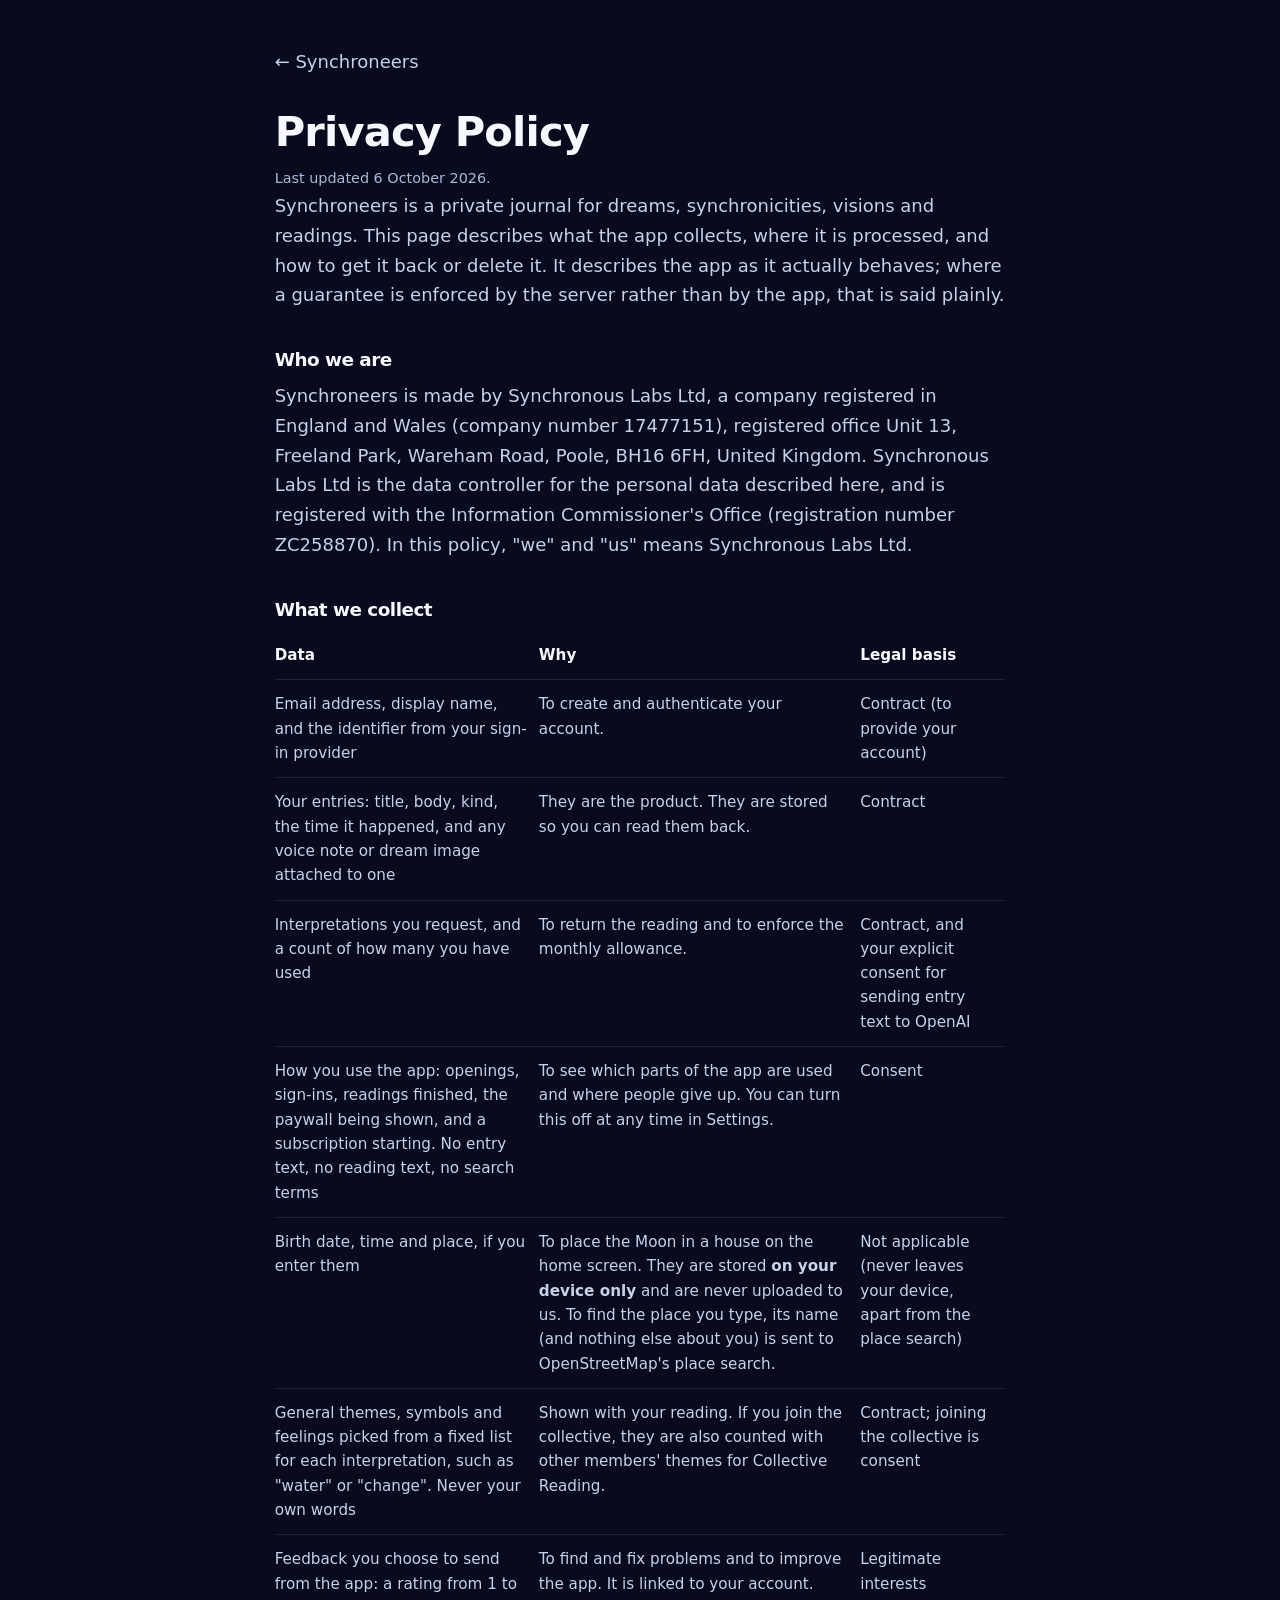
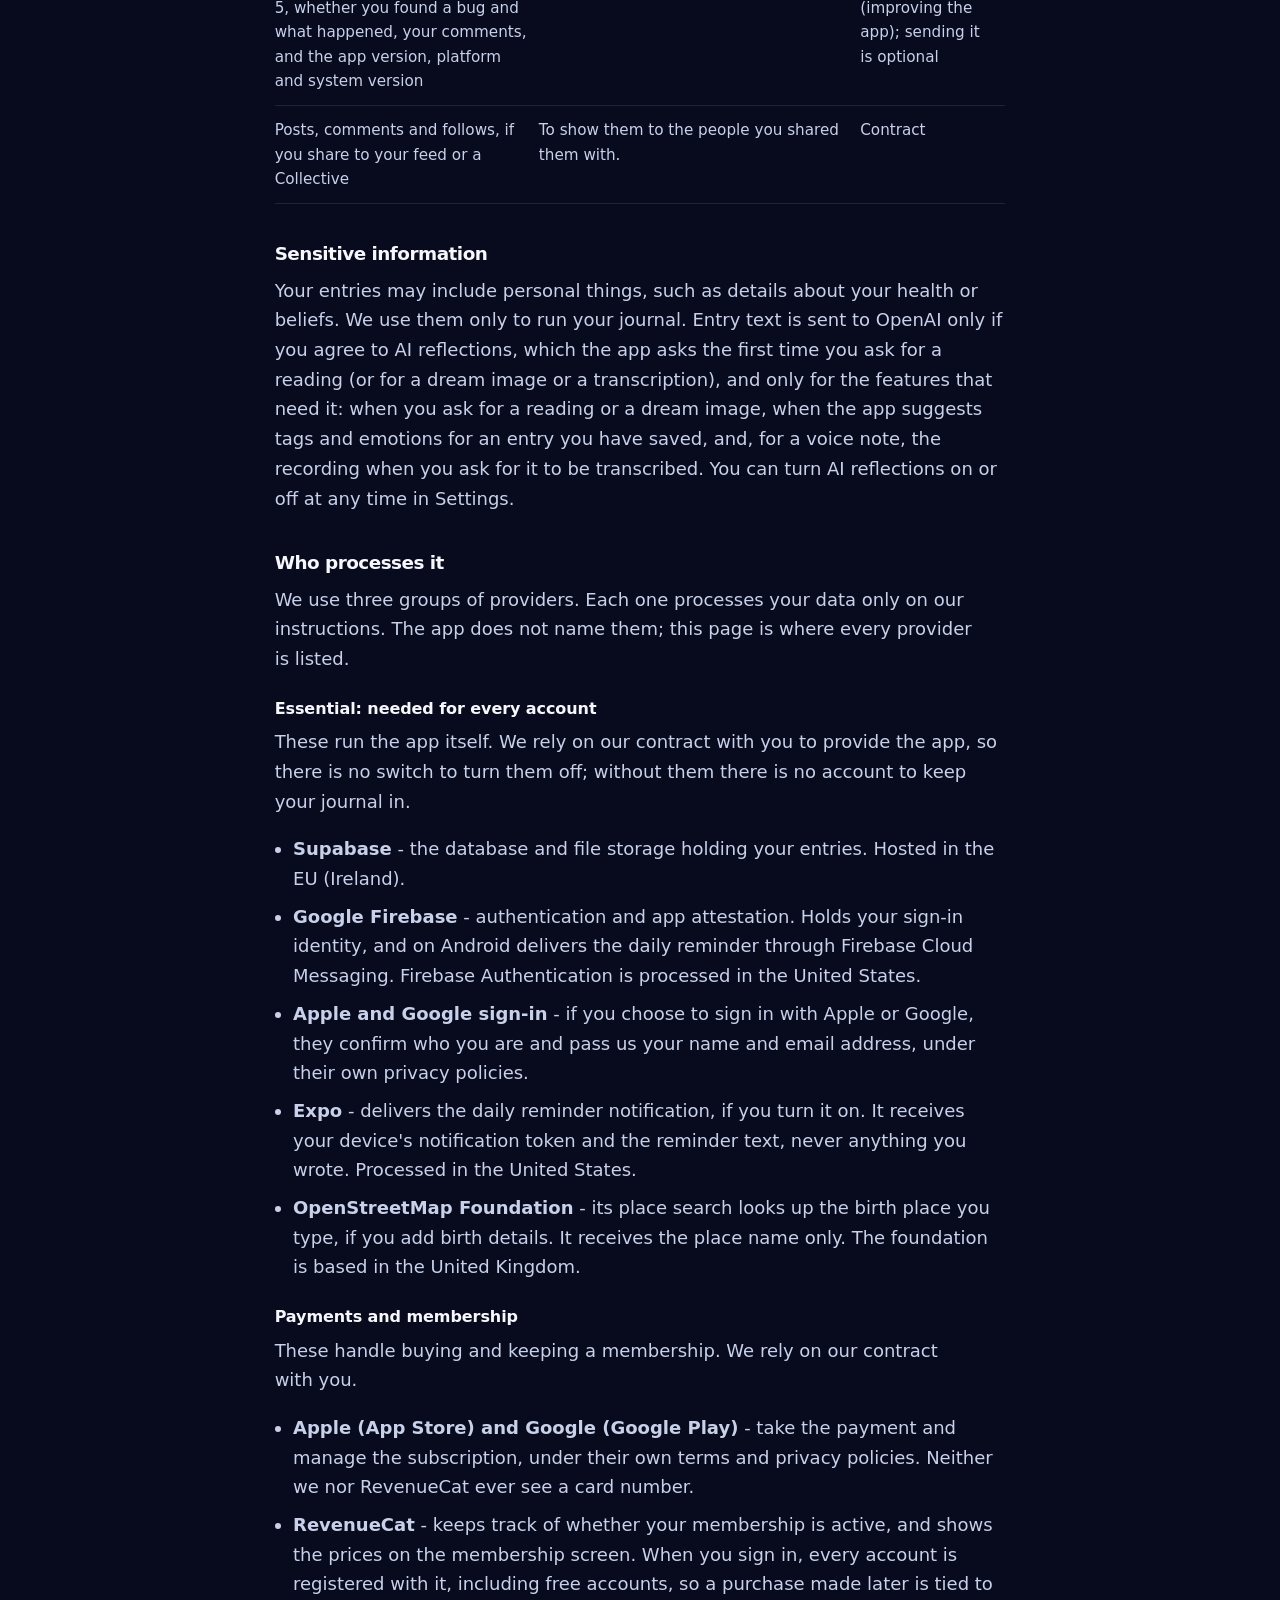
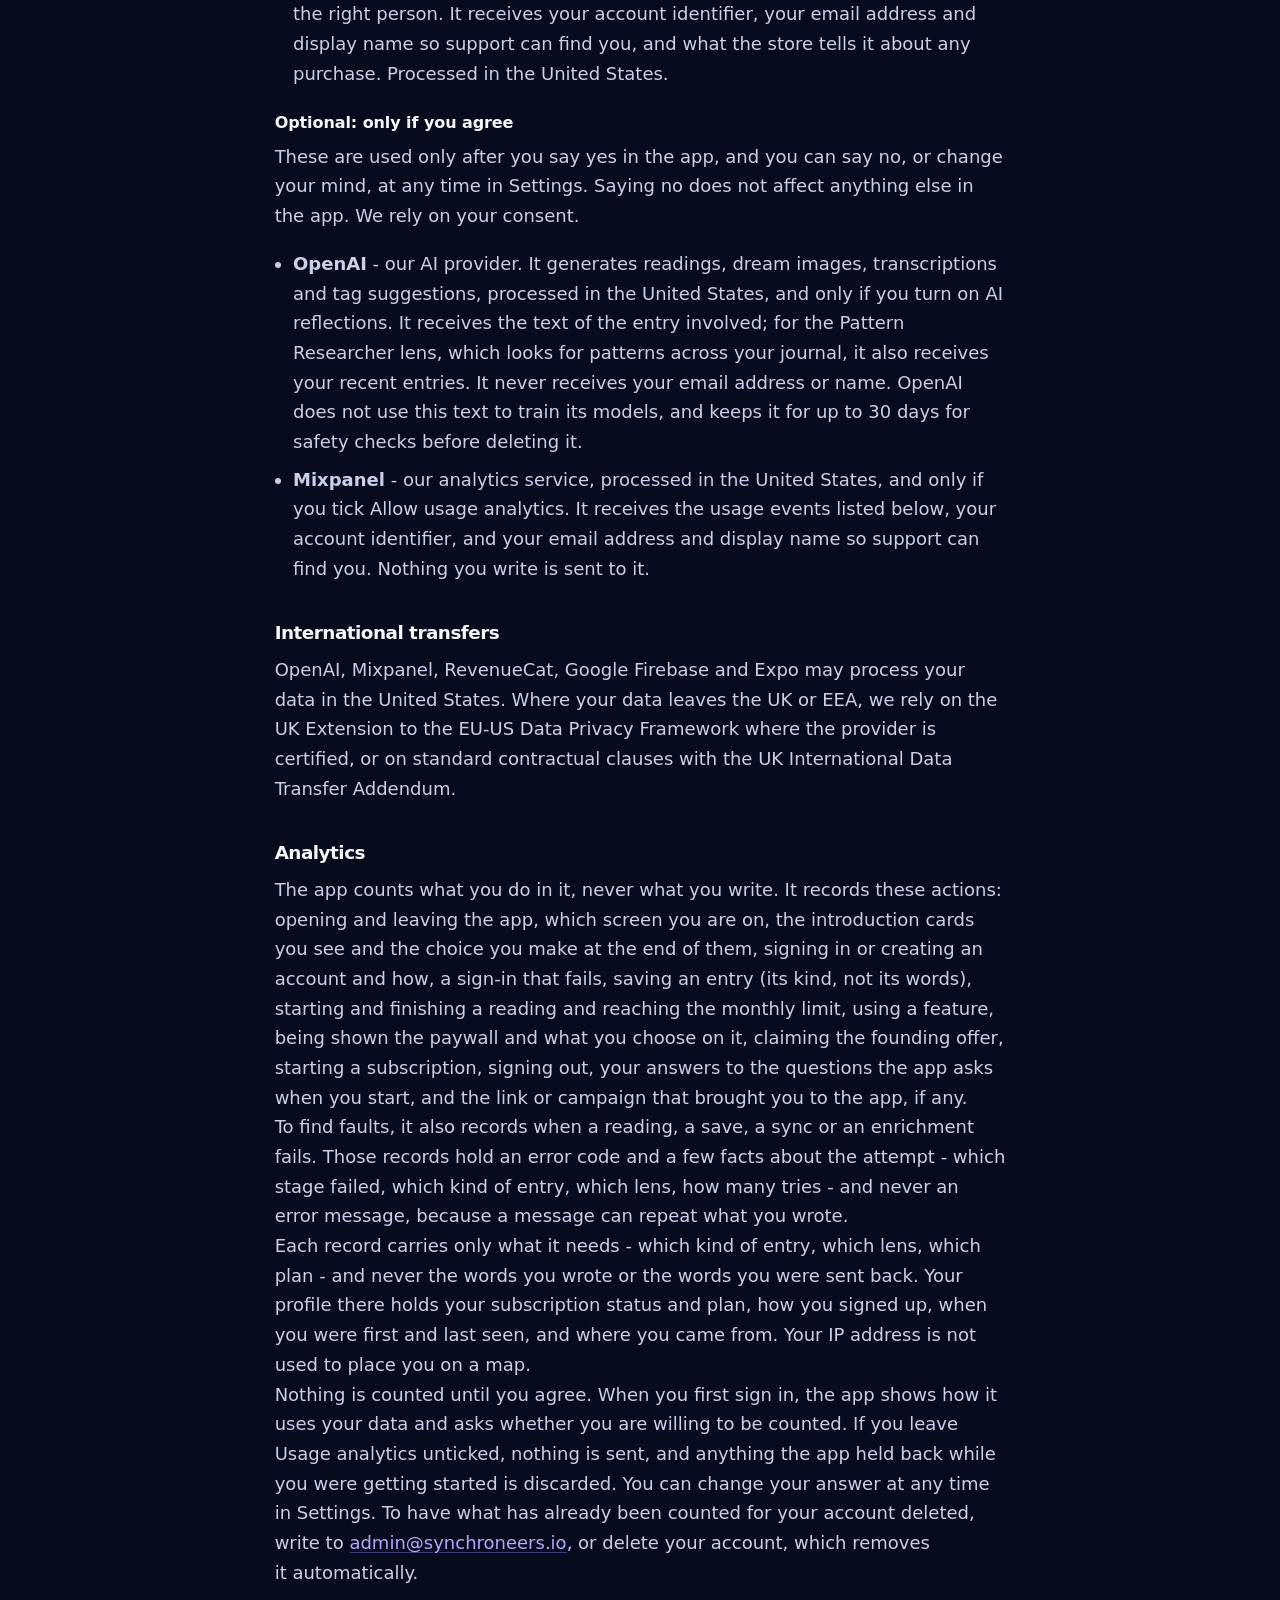
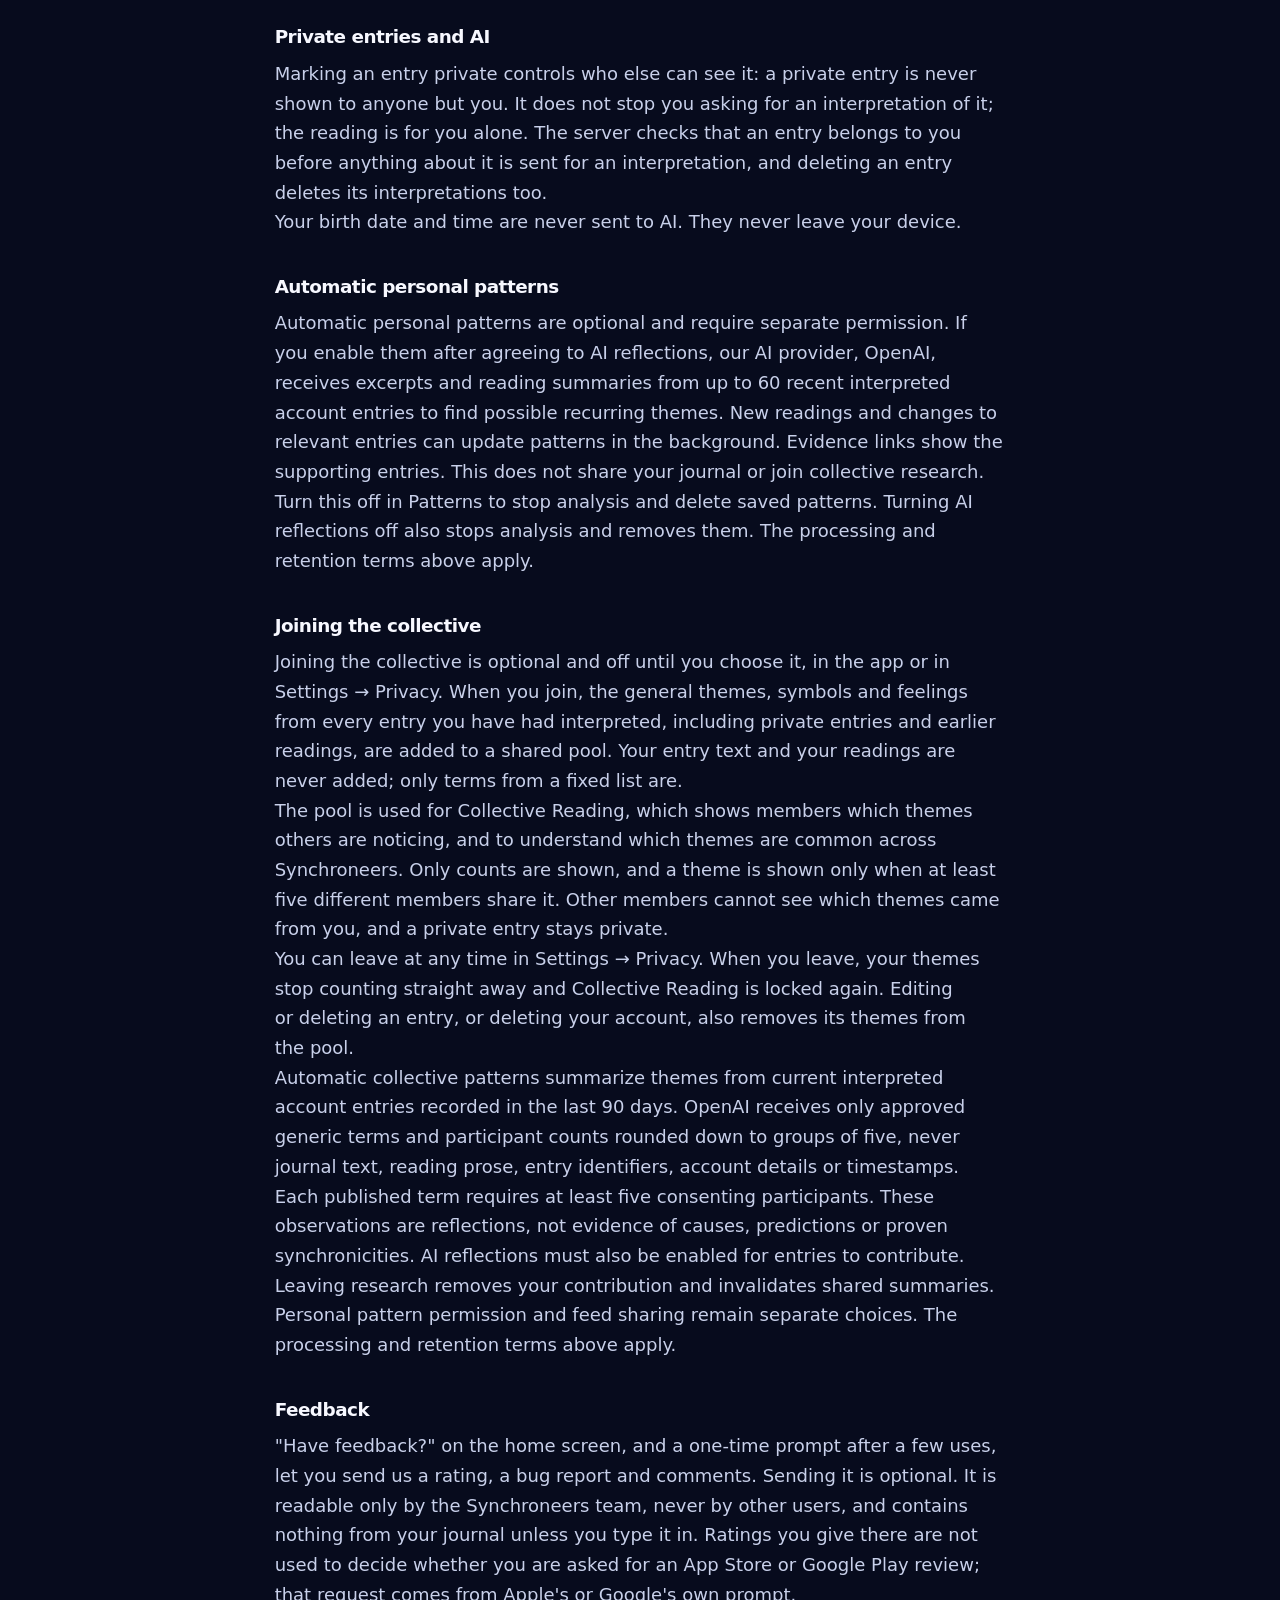
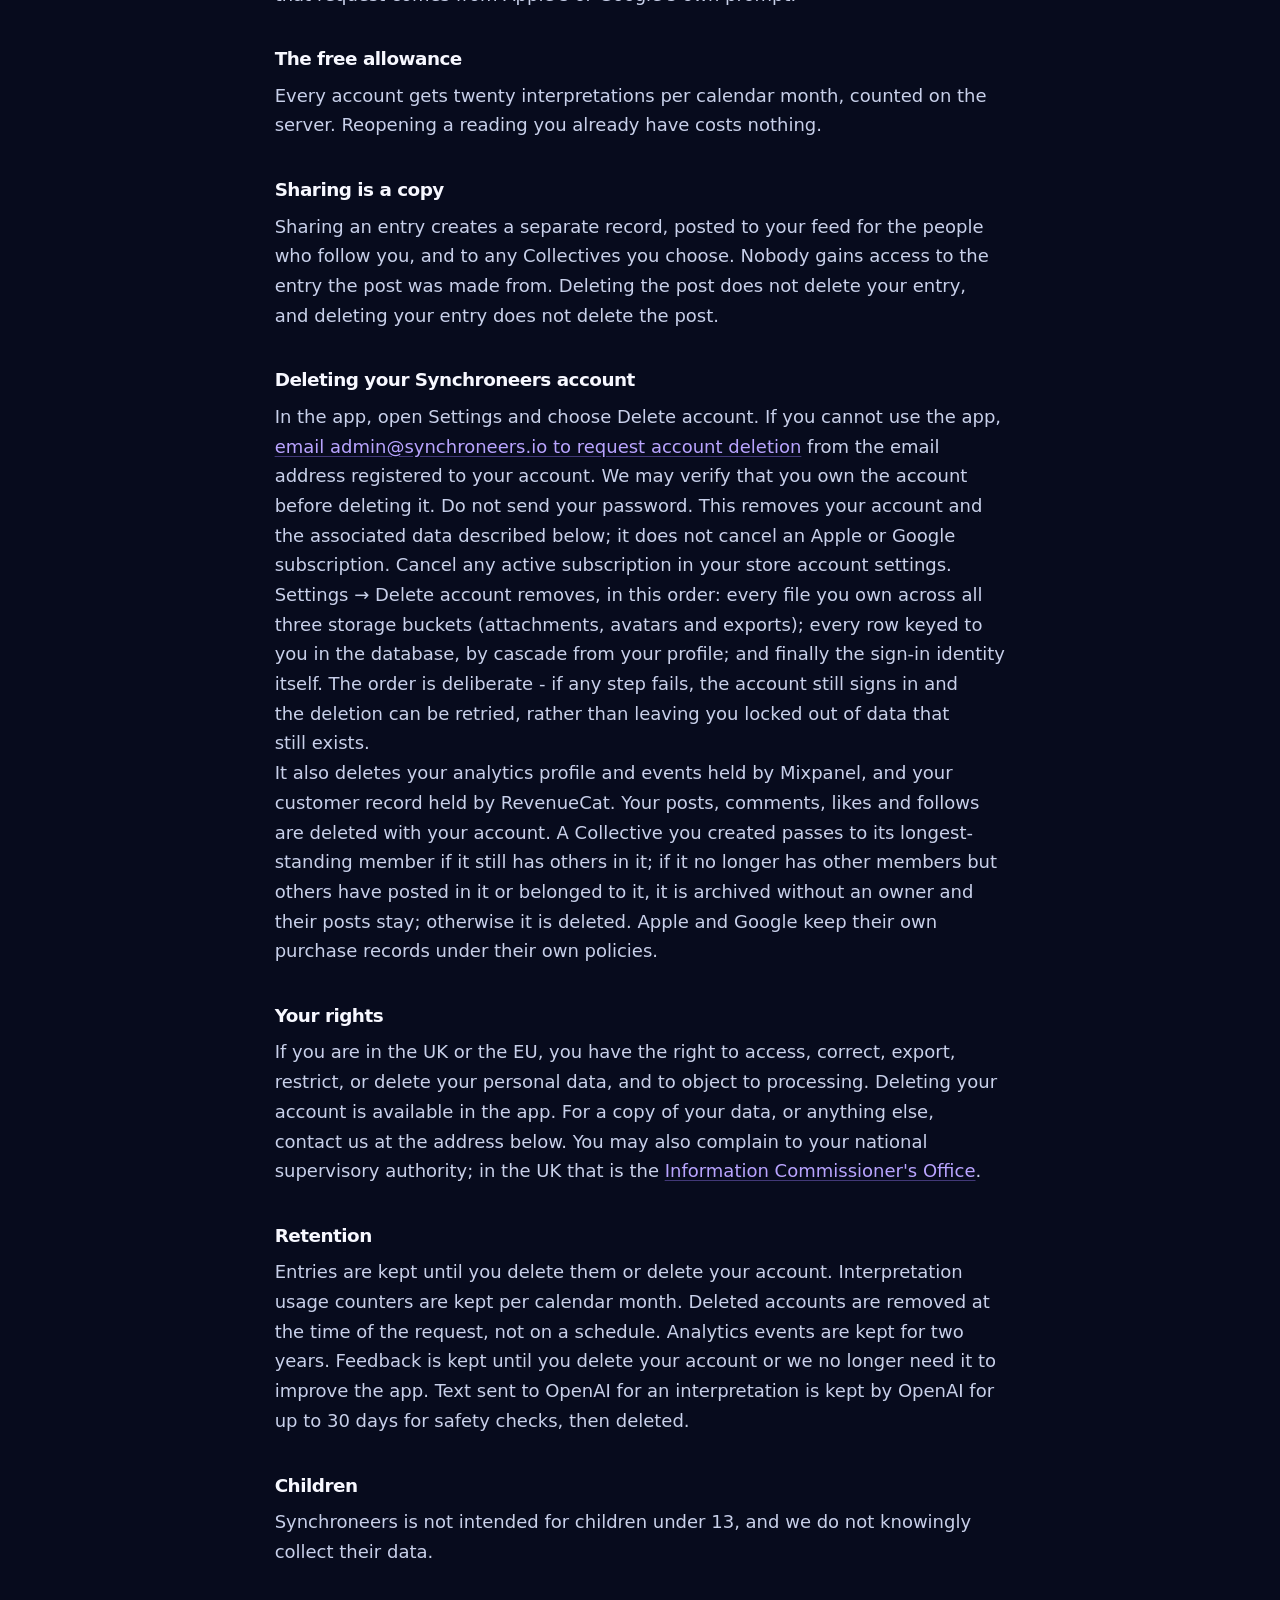
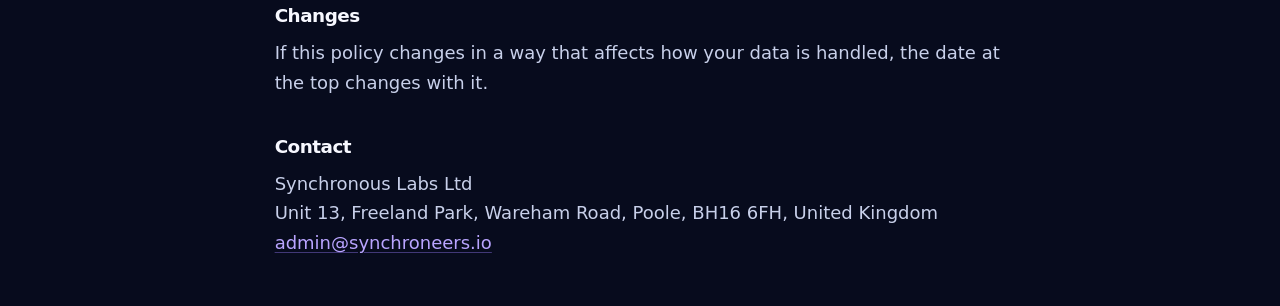
<file: privacy.html>
<!doctype html>
<html lang="en">
  <head>
    <meta charset="utf-8" />
    <meta name="viewport" content="width=device-width, initial-scale=1" />
    <title>Privacy Policy · Synchroneers</title>
    <meta name="robots" content="index, follow" />
    <meta
      name="description"
      content="What Synchroneers collects, where it goes, and how to get it back or delete it."
    />
    <link rel="icon" href="/assets/logo.png" />
    <link rel="stylesheet" href="/styles.css" />
    <style>
      /* A document, not a landing page: one column, generous measure, no sky. */
      body {
        background: var(--ink);
      }
      .doc {
        max-width: 68ch;
        margin: 0 auto;
        padding: var(--s-9) var(--s-6) var(--s-9);
      }
      .doc h1 {
        font-size: clamp(1.9rem, 5vw, 2.6rem);
        line-height: 1.12;
        letter-spacing: -0.02em;
        color: var(--white);
        margin-bottom: var(--s-3);
      }
      .doc h2 {
        font-size: 1.15rem;
        color: var(--white);
        margin-top: var(--s-8);
        margin-bottom: var(--s-3);
      }
      .doc h3 {
        font-size: 1rem;
        color: var(--white);
        margin-top: var(--s-6);
        margin-bottom: var(--s-2);
      }
      .doc p,
      .doc li {
        color: var(--text-muted);
        line-height: 1.65;
      }
      .doc ul {
        padding-left: 1.15rem;
        display: grid;
        gap: var(--s-2);
      }
      .doc a {
        color: var(--accent);
      }
      .doc .meta {
        color: var(--text-subtle);
        font-size: 0.9rem;
      }
      .doc .back {
        display: inline-block;
        margin-bottom: var(--s-7);
        color: var(--text-muted);
        text-decoration: none;
      }
      .doc table {
        width: 100%;
        border-collapse: collapse;
        margin-top: var(--s-3);
      }
      .doc th,
      .doc td {
        text-align: left;
        padding: var(--s-3) var(--s-3) var(--s-3) 0;
        border-bottom: 1px solid var(--hairline);
        color: var(--text-muted);
        vertical-align: top;
        font-size: 0.95rem;
      }
      .doc th {
        color: var(--white);
        font-weight: 600;
      }
    </style>
  </head>
  <body>
    <main class="doc">
      <a class="back" href="/">← Synchroneers</a>

      <h1>Privacy Policy</h1>
      <p class="meta">Last updated 6 October 2026.</p>

      <p>
        Synchroneers is a private journal for dreams, synchronicities, visions and readings. This
        page describes what the app collects, where it is processed, and how to get it back or
        delete it. It describes the app as it actually behaves; where a guarantee is enforced by the
        server rather than by the app, that is said plainly.
      </p>

      <h2>Who we are</h2>
      <p>
        Synchroneers is made by Synchronous Labs Ltd, a company registered in England and Wales
        (company number 17477151), registered office Unit 13, Freeland Park, Wareham Road, Poole,
        BH16 6FH, United Kingdom. Synchronous Labs Ltd is the data controller for the personal data
        described here, and is registered with the Information Commissioner's Office (registration
        number ZC258870). In this
        policy, "we" and "us" means Synchronous Labs Ltd.
      </p>

      <h2>What we collect</h2>
      <table>
        <tr>
          <th>Data</th>
          <th>Why</th>
          <th>Legal basis</th>
        </tr>
        <tr>
          <td>Email address, display name, and the identifier from your sign-in provider</td>
          <td>To create and authenticate your account.</td>
          <td>Contract (to provide your account)</td>
        </tr>
        <tr>
          <td>
            Your entries: title, body, kind, the time it happened, and any voice note or dream image
            attached to one
          </td>
          <td>They are the product. They are stored so you can read them back.</td>
          <td>Contract</td>
        </tr>
        <tr>
          <td>Interpretations you request, and a count of how many you have used</td>
          <td>To return the reading and to enforce the monthly allowance.</td>
          <td>Contract, and your explicit consent for sending entry text to OpenAI</td>
        </tr>
        <tr>
          <td>
            How you use the app: openings, sign-ins, readings finished, the paywall being shown, and
            a subscription starting. No entry text, no reading text, no search terms
          </td>
          <td>
            To see which parts of the app are used and where people give up. You can turn this off
            at any time in Settings.
          </td>
          <td>Consent</td>
        </tr>
        <tr>
          <td>Birth date, time and place, if you enter them</td>
          <td>
            To place the Moon in a house on the home screen. They are stored
            <strong>on your device only</strong> and are never uploaded to us. To find the place you
            type, its name (and nothing else about you) is sent to OpenStreetMap's place search.
          </td>
          <td>Not applicable (never leaves your device, apart from the place search)</td>
        </tr>
        <tr>
          <td>
            General themes, symbols and feelings picked from a fixed list for each interpretation,
            such as "water" or "change". Never your own words
          </td>
          <td>
            Shown with your reading. If you join the collective, they are also counted with other
            members' themes for Collective Reading.
          </td>
          <td>Contract; joining the collective is consent</td>
        </tr>
        <tr>
          <td>
            Feedback you choose to send from the app: a rating from 1 to 5, whether you found a bug
            and what happened, your comments, and the app version, platform and system version
          </td>
          <td>To find and fix problems and to improve the app. It is linked to your account.</td>
          <td>Legitimate interests (improving the app); sending it is optional</td>
        </tr>
        <tr>
          <td>Posts, comments and follows, if you share to your feed or a Collective</td>
          <td>To show them to the people you shared them with.</td>
          <td>Contract</td>
        </tr>
      </table>

      <h2>Sensitive information</h2>
      <p>
        Your entries may include personal things, such as details about your health or beliefs. We
        use them only to run your journal. Entry text is sent to OpenAI only if you agree to AI
        reflections, which the app asks the first time you ask for a reading (or for a dream image
        or a transcription), and only for the features that need it: when you ask for a reading or
        a dream image, when the app suggests tags and emotions for an entry you have saved, and,
        for a voice note, the recording when you ask for it to be transcribed. You can turn AI
        reflections on or off at any time in Settings.
      </p>

      <h2>Who processes it</h2>
      <p>
        We use three groups of providers. Each one processes your data only on our instructions.
        The app does not name them; this page is where every provider is listed.
      </p>

      <h3>Essential: needed for every account</h3>
      <p>
        These run the app itself. We rely on our contract with you to provide the app, so there is
        no switch to turn them off; without them there is no account to keep your journal in.
      </p>
      <ul>
        <li>
          <strong>Supabase</strong> - the database and file storage holding your entries. Hosted in
          the EU (Ireland).
        </li>
        <li>
          <strong>Google Firebase</strong> - authentication and app attestation. Holds your sign-in
          identity, and on Android delivers the daily reminder through Firebase Cloud Messaging.
          Firebase Authentication is processed in the United States.
        </li>
        <li>
          <strong>Apple and Google sign-in</strong> - if you choose to sign in with Apple or Google,
          they confirm who you are and pass us your name and email address, under their own
          privacy policies.
        </li>
        <li>
          <strong>Expo</strong> - delivers the daily reminder notification, if you turn it on. It
          receives your device's notification token and the reminder text, never anything you wrote.
          Processed in the United States.
        </li>
        <li>
          <strong>OpenStreetMap Foundation</strong> - its place search looks up the birth place you
          type, if you add birth details. It receives the place name only. The foundation is based
          in the United Kingdom.
        </li>
      </ul>

      <h3>Payments and membership</h3>
      <p>
        These handle buying and keeping a membership. We rely on our contract with you.
      </p>
      <ul>
        <li>
          <strong>Apple (App Store) and Google (Google Play)</strong> - take the payment and manage
          the subscription, under their own terms and privacy policies. Neither we nor RevenueCat
          ever see a card number.
        </li>
        <li>
          <strong>RevenueCat</strong> - keeps track of whether your membership is active, and shows
          the prices on the membership screen. When you sign in, every account is registered with
          it, including free accounts, so a purchase made later is tied to the right person. It
          receives your account identifier, your email address and display name so support can find
          you, and what the store tells it about any purchase. Processed in the United States.
        </li>
      </ul>

      <h3>Optional: only if you agree</h3>
      <p>
        These are used only after you say yes in the app, and you can say no, or change your mind,
        at any time in Settings. Saying no does not affect anything else in the app. We rely on your
        consent.
      </p>
      <ul>
        <li>
          <strong>OpenAI</strong> - our AI provider. It generates readings, dream images,
          transcriptions and tag suggestions, processed in the United States, and only if you turn
          on AI reflections. It receives the text of the entry involved; for the Pattern Researcher
          lens, which looks for patterns across your journal, it also receives your recent entries.
          It never receives your email address or name. OpenAI does not use this text to train its
          models, and keeps it for up to 30 days for safety checks before deleting it.
        </li>
        <li>
          <strong>Mixpanel</strong> - our analytics service, processed in the United States, and
          only if you tick Allow usage analytics. It receives the usage events listed below, your
          account identifier, and your email address and display name so support can find you.
          Nothing you write is sent to it.
        </li>
      </ul>

      <h2>International transfers</h2>
      <p>
        OpenAI, Mixpanel, RevenueCat, Google Firebase and Expo may process your data in the United
        States. Where your data leaves the UK or EEA, we rely on the UK Extension to the EU-US Data
        Privacy Framework where the provider is certified, or on standard contractual clauses with
        the UK International Data Transfer Addendum.
      </p>

      <h2>Analytics</h2>
      <p>
        The app counts what you do in it, never what you write. It records these actions: opening
        and leaving the app, which screen you are on, the introduction cards you see and the choice
        you make at the end of them, signing in or creating an account and how, a sign-in that
        fails, saving an entry (its kind, not its words), starting and finishing a reading and
        reaching the monthly limit, using a feature, being shown the paywall and what you choose on
        it, claiming the founding offer, starting a subscription, signing out, your answers to the
        questions the app asks when you start, and the link or campaign that brought you to the app,
        if any.
      </p>
      <p>
        To find faults, it also records when a reading, a save, a sync or an enrichment fails. Those
        records hold an error code and a few facts about the attempt - which stage failed, which
        kind of entry, which lens, how many tries - and never an error message, because a
        message can repeat what you wrote.
      </p>
      <p>
        Each record carries only what it needs - which kind of entry, which lens, which plan
        - and never the words you wrote or the words you were sent back. Your profile there holds
        your subscription status and plan, how you signed up, when you were first and last seen, and
        where you came from. Your IP address is not used to place you on a map.
      </p>
      <p>
        Nothing is counted until you agree. When you first sign in, the app shows how it uses your
        data and asks whether you are willing to be counted. If you leave Usage analytics unticked,
        nothing is sent, and anything the app held back while you were getting started is discarded.
        You can change your answer at any time in Settings. To have what has already been counted
        for your account deleted, write to
        <a href="mailto:admin@synchroneers.io">admin@synchroneers.io</a>, or delete your account,
        which removes it automatically.
      </p>

      <h2>Private entries and AI</h2>
      <p>
        Marking an entry private controls who else can see it: a private entry is never shown to
        anyone but you. It does not stop you asking for an interpretation of it; the reading is for
        you alone. The server checks that an entry belongs to you before anything about it is sent
        for an interpretation, and deleting an entry deletes its interpretations too.
      </p>
      <p>Your birth date and time are never sent to AI. They never leave your device.</p>

      <h2>Automatic personal patterns</h2>
      <p>
        Automatic personal patterns are optional and require separate permission. If you enable
        them after agreeing to AI reflections, our AI provider, OpenAI, receives excerpts and
        reading summaries from up to 60 recent interpreted account entries to find possible
        recurring themes. New readings and changes to relevant entries can update patterns in
        the background. Evidence links show the supporting entries. This does not share your
        journal or join collective research. Turn this off in Patterns to stop analysis and
        delete saved patterns. Turning AI reflections off also stops analysis and removes them.
        The processing and retention terms above apply.
      </p>

      <h2>Joining the collective</h2>
      <p>
        Joining the collective is optional and off until you choose it, in the app or in Settings →
        Privacy. When you join, the general themes, symbols and feelings from every entry you have
        had interpreted, including private entries and earlier readings, are added to a shared
        pool. Your entry text and your readings are never added; only terms from a fixed list are.
      </p>
      <p>
        The pool is used for Collective Reading, which shows members which themes others are
        noticing, and to understand which themes are common across Synchroneers. Only counts are
        shown, and a theme is shown only when at least five different members share it. Other
        members cannot see which themes came from you, and a private entry stays private.
      </p>
      <p>
        You can leave at any time in Settings → Privacy. When you leave, your themes stop counting
        straight away and Collective Reading is locked again. Editing or deleting an entry, or
        deleting your account, also removes its themes from the pool.
      </p>

      <p>
        Automatic collective patterns summarize themes from current interpreted account entries
        recorded in the last 90 days. OpenAI receives only approved generic terms and participant
        counts rounded down to groups of five, never journal text, reading prose, entry identifiers,
        account details or timestamps. Each published term requires at least five consenting
        participants. These observations are reflections, not evidence of causes, predictions or
        proven synchronicities. AI reflections must also be enabled for entries to contribute.
        Leaving research removes your contribution and invalidates shared summaries. Personal
        pattern permission and feed sharing remain separate choices. The processing and retention
        terms above apply.
      </p>

      <h2>Feedback</h2>
      <p>
        "Have feedback?" on the home screen, and a one-time prompt after a few uses, let you send us
        a rating, a bug report and comments. Sending it is optional. It is readable only by the
        Synchroneers team, never by other users, and contains nothing from your journal unless you
        type it in. Ratings you give there are not used to decide whether you are asked for an App
        Store or Google Play review; that request comes from Apple's or Google's own prompt.
      </p>

      <h2>The free allowance</h2>
      <p>
        Every account gets twenty interpretations per calendar month, counted on the server.
        Reopening a reading you already have costs nothing.
      </p>

      <h2>Sharing is a copy</h2>
      <p>
        Sharing an entry creates a separate record, posted to your feed for the people who follow
        you, and to any Collectives you choose. Nobody gains access to the entry the post was made
        from. Deleting the post does not delete your entry, and deleting your entry does not delete
        the post.
      </p>

      <h2 id="delete-account">Deleting your Synchroneers account</h2>
      <p>
        In the app, open Settings and choose Delete account. If you cannot use the app,
        <a href="mailto:admin@synchroneers.io?subject=Synchroneers%20account%20deletion%20request">email admin@synchroneers.io to request account deletion</a>
        from the email address registered to your account. We may verify that you own the account
        before deleting it. Do not send your password. This removes your account and the associated
        data described below; it does not cancel an Apple or Google subscription. Cancel any active
        subscription in your store account settings.
      </p>
      <p>
        Settings → Delete account removes, in this order: every file you own across all three
        storage buckets (attachments, avatars and exports); every row keyed to you in the database,
        by cascade from your profile; and finally the sign-in identity itself. The order is
        deliberate - if any step fails, the account still signs in and the deletion can be retried,
        rather than leaving you locked out of data that still exists.
      </p>
      <p>
        It also deletes your analytics profile and events held by Mixpanel, and your customer record
        held by RevenueCat. Your posts, comments, likes and follows are deleted with your account. A
        Collective you created passes to its longest-standing member if it still has others in it;
        if it no longer has other members but others have posted in it or belonged to it, it is
        archived without an owner and their posts stay; otherwise it is deleted. Apple and Google
        keep their own purchase records under their own policies.
      </p>

      <h2>Your rights</h2>
      <p>
        If you are in the UK or the EU, you have the right to access, correct, export, restrict, or
        delete your personal data, and to object to processing. Deleting your account is available
        in the app. For a copy of your data, or anything else, contact us at the address below. You
        may also complain to your national supervisory authority; in the UK that is the
        <a href="https://ico.org.uk/">Information Commissioner's Office</a>.
      </p>

      <h2>Retention</h2>
      <p>
        Entries are kept until you delete them or delete your account. Interpretation usage counters
        are kept per calendar month. Deleted accounts are removed at the time of the request, not on
        a schedule. Analytics events are kept for two years. Feedback is kept until you delete your account or we
        no longer need it to improve the app. Text sent to OpenAI for an
        interpretation is kept by OpenAI for up to 30 days for safety checks, then deleted.
      </p>

      <h2>Children</h2>
      <p>
        Synchroneers is not intended for children under 13, and we do not knowingly collect their
        data.
      </p>

      <h2>Changes</h2>
      <p>
        If this policy changes in a way that affects how your data is handled, the date at the top
        changes with it.
      </p>

      <h2>Contact</h2>
      <p>
        Synchronous Labs Ltd<br />
        Unit 13, Freeland Park, Wareham Road, Poole, BH16 6FH, United Kingdom<br />
        <a href="mailto:admin@synchroneers.io">admin@synchroneers.io</a>
      </p>
    </main>
  </body>
</html>
</file>
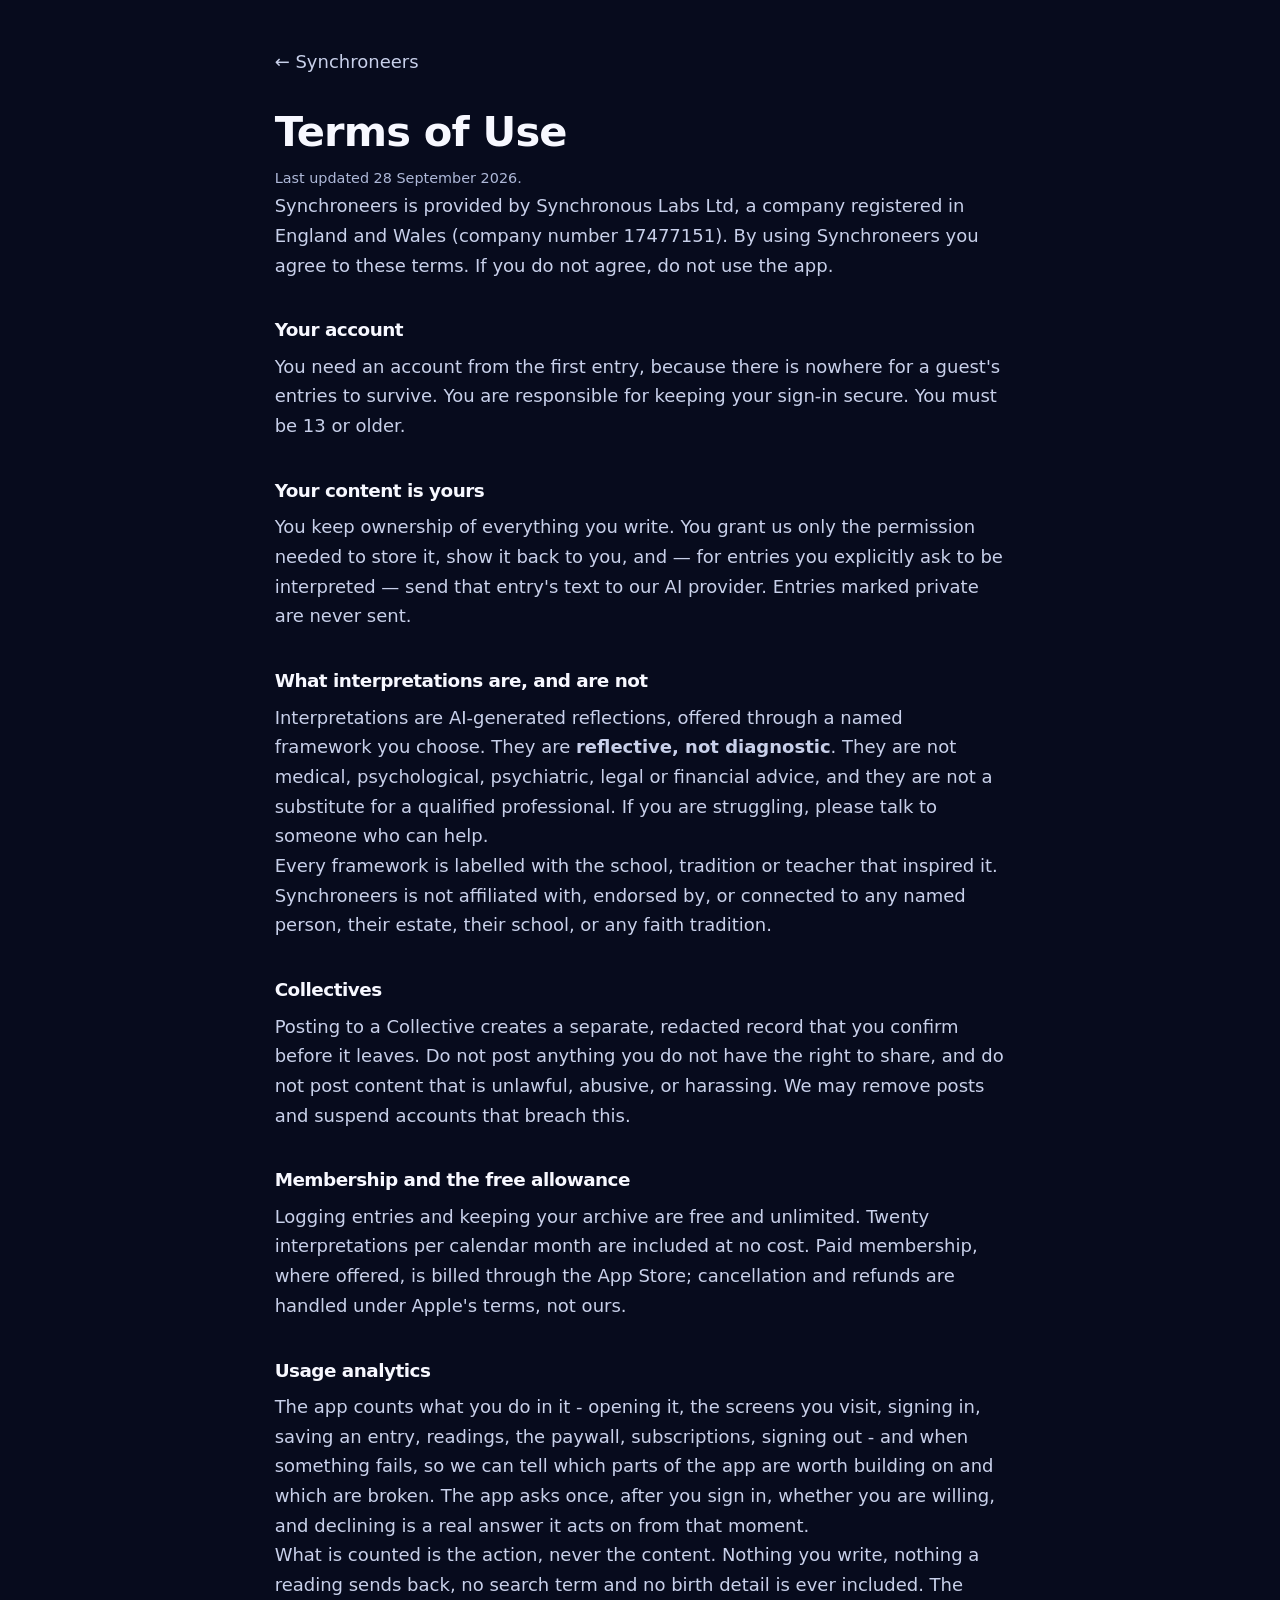
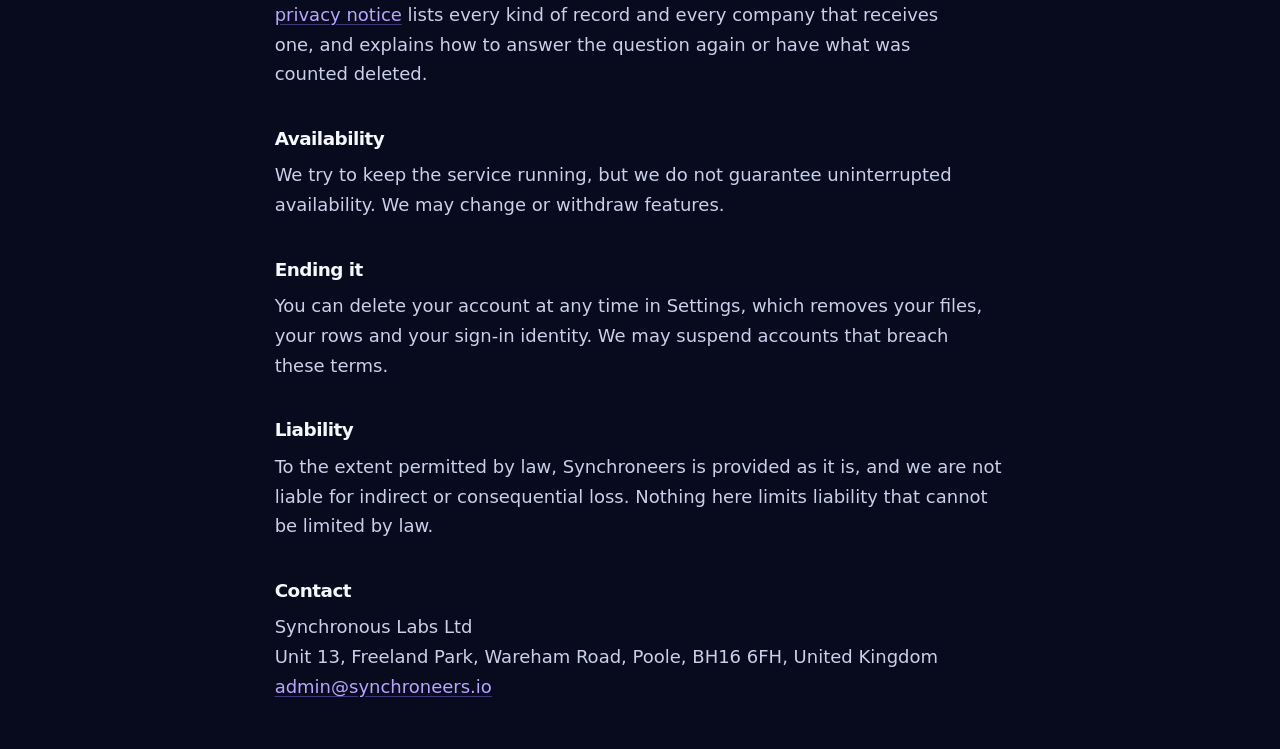
<file: terms.html>
<!doctype html>
<html lang="en">
  <head>
    <meta charset="utf-8" />
    <meta name="viewport" content="width=device-width, initial-scale=1" />
    <title>Terms of Use · Synchroneers</title>
    <meta name="robots" content="index, follow" />
    <meta name="description" content="The terms you agree to when you use Synchroneers." />
    <link rel="icon" href="/assets/logo.png" />
    <link rel="stylesheet" href="/styles.css" />
    <style>
      body {
        background: var(--ink);
      }
      .doc {
        max-width: 68ch;
        margin: 0 auto;
        padding: var(--s-9) var(--s-6) var(--s-9);
      }
      .doc h1 {
        font-size: clamp(1.9rem, 5vw, 2.6rem);
        line-height: 1.12;
        letter-spacing: -0.02em;
        color: var(--white);
        margin-bottom: var(--s-3);
      }
      .doc h2 {
        font-size: 1.15rem;
        color: var(--white);
        margin-top: var(--s-8);
        margin-bottom: var(--s-3);
      }
      .doc p,
      .doc li {
        color: var(--text-muted);
        line-height: 1.65;
      }
      .doc ul {
        padding-left: 1.15rem;
        display: grid;
        gap: var(--s-2);
      }
      .doc a {
        color: var(--accent);
      }
      .doc .meta {
        color: var(--text-subtle);
        font-size: 0.9rem;
      }
      .doc .back {
        display: inline-block;
        margin-bottom: var(--s-7);
        color: var(--text-muted);
        text-decoration: none;
      }
    </style>
  </head>
  <body>
    <main class="doc">
      <a class="back" href="/">← Synchroneers</a>

      <h1>Terms of Use</h1>
      <p class="meta">Last updated 28 September 2026.</p>

      <p>
        Synchroneers is provided by Synchronous Labs Ltd, a company registered in England and Wales
        (company number 17477151). By using Synchroneers you agree to these terms. If you do not
        agree, do not use the app.
      </p>

      <h2>Your account</h2>
      <p>
        You need an account from the first entry, because there is nowhere for a guest's entries to
        survive. You are responsible for keeping your sign-in secure. You must be 13 or older.
      </p>

      <h2>Your content is yours</h2>
      <p>
        You keep ownership of everything you write. You grant us only the permission needed to store
        it, show it back to you, and — for entries you explicitly ask to be interpreted — send that
        entry's text to our AI provider. Entries marked private are never sent.
      </p>

      <h2>What interpretations are, and are not</h2>
      <p>
        Interpretations are AI-generated reflections, offered through a named framework you choose.
        They are <strong>reflective, not diagnostic</strong>. They are not medical, psychological,
        psychiatric, legal or financial advice, and they are not a substitute for a qualified
        professional. If you are struggling, please talk to someone who can help.
      </p>
      <p>
        Every framework is labelled with the school, tradition or teacher that inspired it.
        Synchroneers is not affiliated with, endorsed by, or connected to any named person, their
        estate, their school, or any faith tradition.
      </p>

      <h2>Collectives</h2>
      <p>
        Posting to a Collective creates a separate, redacted record that you confirm before it
        leaves. Do not post anything you do not have the right to share, and do not post content
        that is unlawful, abusive, or harassing. We may remove posts and suspend accounts that
        breach this.
      </p>

      <h2>Membership and the free allowance</h2>
      <p>
        Logging entries and keeping your archive are free and unlimited. Twenty interpretations per
        calendar month are included at no cost. Paid membership, where offered, is billed through
        the App Store; cancellation and refunds are handled under Apple's terms, not ours.
      </p>

      <h2>Usage analytics</h2>
      <p>
        The app counts what you do in it - opening it, the screens you visit, signing in, saving an
        entry, readings, the paywall, subscriptions, signing out - and when something fails, so we
        can tell which parts of the app are worth building on and which are broken. The app asks
        once, after you sign in, whether you are willing, and declining is a real answer it acts on
        from that moment.
      </p>
      <p>
        What is counted is the action, never the content. Nothing you write, nothing a reading sends
        back, no search term and no birth detail is ever included. The
        <a href="/privacy">privacy notice</a> lists every kind of record and every company that
        receives one, and explains how to answer the question again or have what was counted
        deleted.
      </p>

      <h2>Availability</h2>
      <p>
        We try to keep the service running, but we do not guarantee uninterrupted availability. We
        may change or withdraw features.
      </p>

      <h2>Ending it</h2>
      <p>
        You can delete your account at any time in Settings, which removes your files, your rows and
        your sign-in identity. We may suspend accounts that breach these terms.
      </p>

      <h2>Liability</h2>
      <p>
        To the extent permitted by law, Synchroneers is provided as it is, and we are not liable for
        indirect or consequential loss. Nothing here limits liability that cannot be limited by law.
      </p>

      <h2>Contact</h2>
      <p>
        Synchronous Labs Ltd<br />
        Unit 13, Freeland Park, Wareham Road, Poole, BH16 6FH, United Kingdom<br />
        <a href="mailto:admin@synchroneers.io">admin@synchroneers.io</a>
      </p>
    </main>
  </body>
</html>
</file>
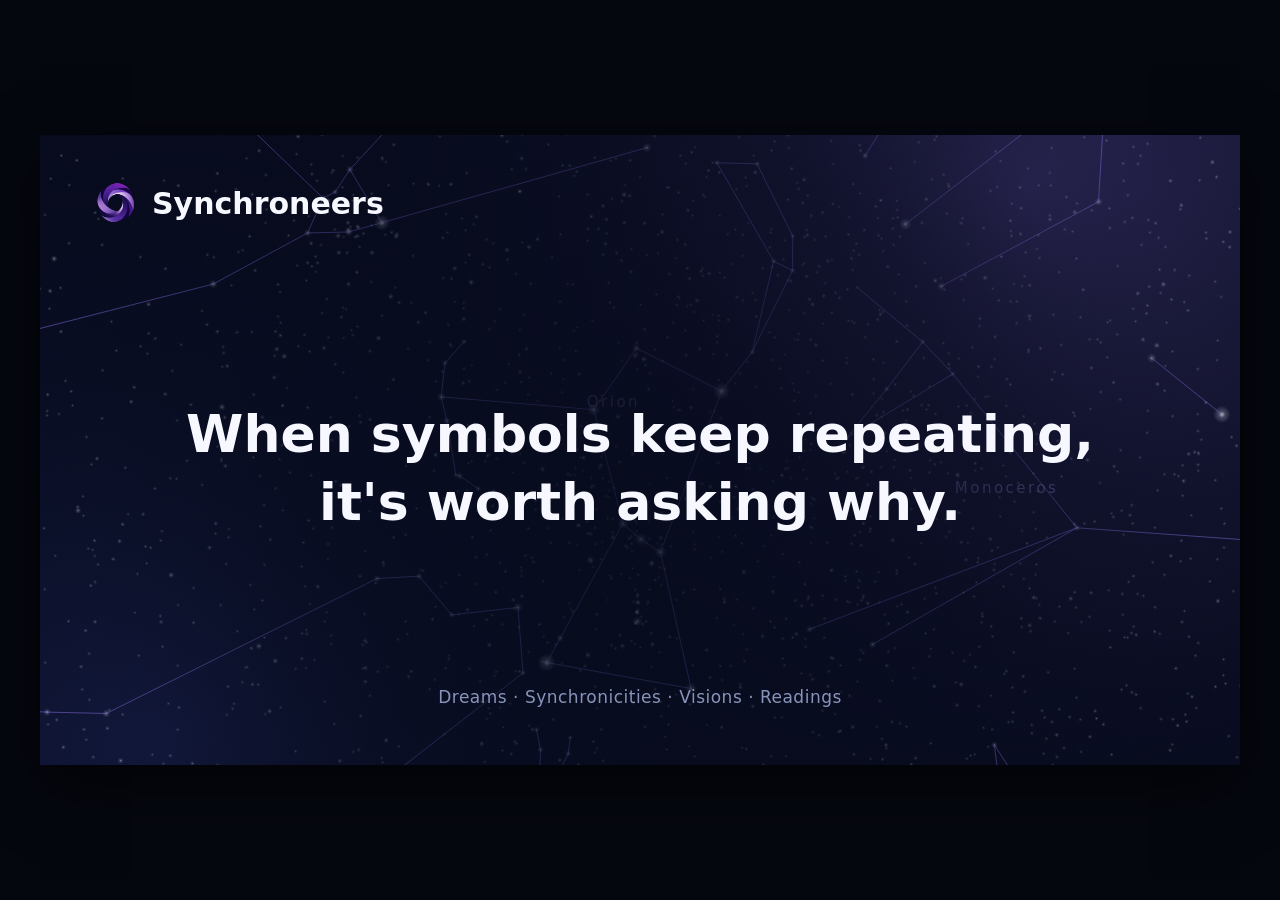
<file: tools/og.html>
<!doctype html>
<html lang="en">
  <head>
    <meta charset="utf-8" />
    <title>Synchroneers OG builder</title>
    <link rel="preconnect" href="https://fonts.googleapis.com" />
    <link rel="preconnect" href="https://fonts.gstatic.com" crossorigin />
    <link
      rel="stylesheet"
      href="https://fonts.googleapis.com/css2?family=Inter:opsz,wght@14..32,400..700&display=swap"
    />
    <style>
      body {
        margin: 0;
        background: #05070f;
        display: grid;
        place-items: center;
        min-height: 100vh;
      }
      canvas {
        box-shadow: 0 20px 60px rgba(0, 0, 0, 0.6);
        max-width: 96vw;
        height: auto;
      }
    </style>
  </head>
  <body>
    <canvas id="og" width="1200" height="630"></canvas>
    <script type="module">
      /**
       * Draws assets/og.jpg from the same catalogue the page uses, so the
       * share card is the same patch of sky the hero opens on rather than a
       * separate picture that will drift out of step with it.
       *
       * Open this file from the landing server and read `window.__ogDataUrl`.
       * tools/write-og.mjs does exactly that and writes the file.
       */
      import { CONSTELLATIONS, SEGMENTS_B64, STARS_B64, STAR_COUNT } from '../sky-data.js';

      const W = 1200;
      const H = 630;

      // The same field the hero opens on: Orion, with Taurus and Canis Major in frame.
      const RA0 = 84;
      const DEC0 = 4;
      const SCALE = 980;

      const canvas = document.getElementById('og');
      const ctx = canvas.getContext('2d');

      const rad = (d) => (d * Math.PI) / 180;

      function decode(text) {
        const binary = atob(text);
        const bytes = new Uint8Array(binary.length);
        for (let i = 0; i < binary.length; i++) bytes[i] = binary.charCodeAt(i);
        return bytes;
      }

      /** Gnomonic projection about (RA0, DEC0). Returns null behind the tangent plane. */
      function project(ra, dec) {
        const dRa = rad(ra - RA0);
        const d = rad(dec);
        const d0 = rad(DEC0);
        const cosC = Math.sin(d0) * Math.sin(d) + Math.cos(d0) * Math.cos(d) * Math.cos(dRa);
        if (cosC <= 0.25) return null;
        const x = (Math.cos(d) * Math.sin(dRa)) / cosC;
        const y = (Math.cos(d0) * Math.sin(d) - Math.sin(d0) * Math.cos(d) * Math.cos(dRa)) / cosC;
        return [W / 2 + x * SCALE, H / 2 - y * SCALE];
      }

      const raw = decode(STARS_B64);
      const view = new DataView(raw.buffer);
      const stars = [];
      for (let i = 0; i < STAR_COUNT; i++) {
        const o = i * 6;
        stars.push({
          ra: (view.getUint16(o, true) / 65535) * 360,
          dec: (view.getInt16(o + 2, true) / 32767) * 90,
          mag: view.getUint8(o + 4) / 20 - 2,
        });
      }

      const segBytes = decode(SEGMENTS_B64);
      const segments = new Uint16Array(
        segBytes.buffer,
        segBytes.byteOffset,
        segBytes.byteLength / 2,
      );

      await document.fonts.ready;

      const logo = new Image();
      logo.src = '../assets/logo.png';
      await logo.decode();

      /* ---- ground ---- */
      ctx.fillStyle = '#070b1d';
      ctx.fillRect(0, 0, W, H);

      const wash = (x, y, r, colour) => {
        const g = ctx.createRadialGradient(x, y, 0, x, y, r);
        g.addColorStop(0, colour);
        g.addColorStop(1, 'rgba(7,11,29,0)');
        ctx.fillStyle = g;
        ctx.fillRect(0, 0, W, H);
      };
      wash(W * 0.82, H * 0.08, 760, 'rgba(154,124,255,0.3)');
      wash(W * 0.1, H * 0.95, 660, 'rgba(74,91,215,0.2)');

      /* ---- stars ---- */
      for (const star of stars) {
        const point = project(star.ra, star.dec);
        if (!point) continue;
        const [x, y] = point;
        if (x < -40 || x > W + 40 || y < -40 || y > H + 40) continue;

        const rank = Math.max(0, Math.min(1, (7.5 - star.mag) / 9));
        const radius = 0.7 + 3.6 * Math.pow(rank, 2.1);
        const alpha = 0.34 + 0.66 * Math.pow(rank, 1.0);

        const g = ctx.createRadialGradient(x, y, 0, x, y, Math.max(1.4, radius * 3));
        g.addColorStop(0, `rgba(255,255,255,${alpha})`);
        g.addColorStop(0.35, `rgba(226,234,255,${alpha * 0.35})`);
        g.addColorStop(1, 'rgba(226,234,255,0)');
        ctx.fillStyle = g;
        ctx.beginPath();
        ctx.arc(x, y, Math.max(1.4, radius * 3), 0, Math.PI * 2);
        ctx.fill();
      }

      /* ---- constellation figures ---- */
      ctx.strokeStyle = 'rgba(154,124,255,0.52)';
      ctx.lineWidth = 1;
      ctx.lineCap = 'round';
      for (let i = 0; i < segments.length; i += 2) {
        const a = project(stars[segments[i]].ra, stars[segments[i]].dec);
        const b = project(stars[segments[i + 1]].ra, stars[segments[i + 1]].dec);
        if (!a || !b) continue;
        ctx.beginPath();
        ctx.moveTo(a[0], a[1]);
        ctx.lineTo(b[0], b[1]);
        ctx.stroke();
      }

      /* ---- constellation names ---- */
      ctx.font = '500 15px Inter, system-ui, sans-serif';
      ctx.fillStyle = 'rgba(185,164,255,0.46)';
      ctx.textAlign = 'center';
      for (const constellation of CONSTELLATIONS) {
        const point = project(constellation.ra, constellation.dec);
        if (!point) continue;
        const [x, y] = point;
        if (x < 90 || x > W - 90 || y < 60 || y > H - 60) continue;
        ctx.save();
        ctx.letterSpacing = '2.5px';
        ctx.fillText(constellation.latin || constellation.name, x, y);
        ctx.restore();
      }

      /* ---- scrim, so the type sits on the darkest part ---- */
      const scrim = ctx.createRadialGradient(W / 2, H * 0.54, 0, W / 2, H * 0.54, W * 0.62);
      scrim.addColorStop(0, 'rgba(7,11,29,0.82)');
      scrim.addColorStop(0.45, 'rgba(7,11,29,0.58)');
      scrim.addColorStop(0.78, 'rgba(7,11,29,0.18)');
      scrim.addColorStop(1, 'rgba(7,11,29,0)');
      ctx.fillStyle = scrim;
      ctx.fillRect(0, 0, W, H);

      /* ---- wordmark ---- */
      ctx.drawImage(logo, 54, 46, 44, 44);
      ctx.textAlign = 'left';
      ctx.font = '600 30px Inter, system-ui, sans-serif';
      ctx.fillStyle = '#f7f8ff';
      ctx.fillText('Synchroneers', 112, 79);

      /* ---- headline ---- */
      ctx.textAlign = 'center';
      ctx.font = '600 52px Inter, system-ui, sans-serif';
      ctx.fillStyle = '#f7f8ff';
      ctx.fillText('When symbols keep repeating,', W / 2, H / 2 + 2);
      ctx.fillText("it's worth asking why.", W / 2, H / 2 + 70);

      /* ---- footer line ---- */
      ctx.font = '400 17px Inter, system-ui, sans-serif';
      ctx.fillStyle = 'rgba(143,155,194,0.95)';
      ctx.save();
      ctx.letterSpacing = '0.5px';
      ctx.fillText('Dreams · Synchronicities · Visions · Readings', W / 2, H - 62);
      ctx.restore();

      window.__ogDataUrl = canvas.toDataURL('image/jpeg', 0.92);
      window.__ogReady = true;
      console.log('og ready', window.__ogDataUrl.length);
    </script>
  </body>
</html>
</file>
<file: styles.css>
/* ============================================================
   Synchroneers landing page

   Colour tokens mirror src/constants/theme.ts in the app repo so the site and the
   app stay one palette. Space, radius, and type are scales: every
   value below comes off one of them, so a section cannot quietly
   invent its own rhythm.
   ============================================================ */

:root {
  /* ---- Night ---- */
  --ink: #070b1d;
  --ink-elevated: #0d1430;
  --ink-soft: #121a3a;

  /* ---- Brand ---- */
  --indigo: #4a5bd7;
  --indigo-light: #7d8cf0;
  --violet: #9a7cff;
  --violet-soft: #b9a4ff;
  /* Gold, for the "golden particles" motif. Used once or twice, never
     as a second accent competing with the violet. */
  --amber: #f2b967;

  /* One interactive colour: soft on a dark ground, solid for fills. */
  --accent: var(--violet-soft);
  --accent-fill: var(--violet);

  /* ---- Text ---- */
  --white: #f7f8ff;
  --text-muted: #c8d0ea;
  --text-subtle: #aeb8d8;

  /* ---- Lines and surfaces ----
     Surfaces sit on top of the star canvas, so they are translucent.
     Raising the alpha darkens the sky behind that section. */
  --border: #26315b;
  --border-soft: rgba(154, 124, 255, 0.18);
  --hairline: rgba(174, 184, 216, 0.14);
  --veil: rgba(7, 11, 29, 0.42);
  --card: rgba(13, 20, 48, 0.66);
  --card-solid: rgba(13, 20, 48, 0.9);
  /* Night glass: the sky's colour shows through a deep indigo, with a lit
     top edge, so panels read as part of the dusk rather than cut out of it. */
  --glass: linear-gradient(
    165deg,
    rgba(36, 32, 92, 0.78) 0%,
    rgba(17, 20, 58, 0.84) 55%,
    rgba(13, 16, 46, 0.88) 100%
  );
  --glass-edge: rgba(201, 186, 255, 0.24);
  --glass-shadow: 0 30px 70px -38px rgba(34, 18, 96, 0.7),
    inset 0 1px 0 rgba(255, 255, 255, 0.12);

  /* ---- Type ---- */
  /* One family, per the brand guidelines. Hierarchy therefore has to
     come from size, weight, and letter-spacing rather than from a
     change of voice, so the scale below is doing more work than it
     would in a two-family system. */
  --font: 'Inter', system-ui, -apple-system, 'Segoe UI', Roboto, sans-serif;

  /* ---- Space scale ----
     Six steps. Anything that needs a value between two of them is
     almost always a sign the layout wants changing instead. */
  --s-1: 4px;
  --s-2: 8px;
  --s-3: 12px;
  --s-4: 16px;
  --s-5: 20px;
  --s-6: 24px;
  --s-7: 32px;
  --s-8: 40px;
  --s-9: 48px;

  /* Composite rhythm, shared by every section so they cannot drift. */
  --section-y: clamp(56px, 7vw, 100px);
  --head-gap: clamp(16px, 1.8vw, 24px);
  --block-gap: clamp(44px, 5.5vw, 76px);
  --pad-panel: clamp(20px, 2.2vw, 28px);

  /* ---- Radius scale ---- */
  --r-sm: 10px;
  --r-md: 14px;
  --r-lg: 20px;
  --r-pill: 999px;

  /* ---- Motion, matching Motion/Ease in theme.ts ---- */
  --press: 140ms;
  --enter: 220ms;
  --exit: 160ms;
  --ease-out: cubic-bezier(0.23, 1, 0.32, 1);
  --ease-in-out: cubic-bezier(0.77, 0, 0.175, 1);

  /* ---- Layout ---- */
  --gutter: clamp(20px, 5vw, 64px);
  --max: 1180px;
}

*,
*::before,
*::after {
  box-sizing: border-box;
}

html {
  scroll-behavior: smooth;
  /* Sticky header height plus breathing room. */
  scroll-padding-top: 96px;
  -webkit-text-size-adjust: 100%;
}

body {
  margin: 0;
  background: var(--ink);
  color: var(--white);
  font-family: var(--font);
  font-size: clamp(16px, 0.55vw + 14.4px, 18px);
  line-height: 1.6;
  -webkit-font-smoothing: antialiased;
  overflow-x: hidden;
}

/* iOS Safari still lets a page pan sideways when only body hides its
   overflow, and the full-bleed hero film is a little wider than the screen,
   so a strip of sky showed at the edge. clip stops the pan without making
   html a scroll container, so sticky sections keep working. */
html,
body {
  overflow-x: clip;
}

img {
  max-width: 100%;
  display: block;
}

a {
  color: var(--accent);
  text-decoration-color: rgba(154, 124, 255, 0.4);
  text-underline-offset: 3px;
}

:focus-visible {
  outline: 2px solid var(--accent);
  outline-offset: 3px;
  border-radius: var(--s-1);
}

::selection {
  background: rgba(154, 124, 255, 0.32);
  color: var(--white);
}

/* ============================================================
   Typography

   Cormorant Garamond is an old-style face with a small x-height,
   so its display sizes run larger than a modern serif would at the
   same optical weight. The scale below is set for that, not
   inherited from a previous face.
   ============================================================ */

h1,
h2,
h3 {
  margin: 0;
  text-wrap: balance;
}

h1,
h2 {
  font-family: var(--font);
  font-weight: 600;
  line-height: 1.06;
}

h1 {
  font-size: clamp(2.15rem, 4.9vw, 4.1rem);
  letter-spacing: -0.035em;
}

h2 {
  font-size: clamp(1.8rem, 3.2vw, 2.7rem);
  letter-spacing: -0.028em;
}

h3 {
  font-family: var(--font);
  font-weight: 600;
  font-size: 1.06rem;
  line-height: 1.35;
  letter-spacing: -0.005em;
}

p {
  margin: 0;
  text-wrap: pretty;
}

.lede {
  font-size: clamp(1.06rem, 1vw + 0.84rem, 1.28rem);
  line-height: 1.55;
  color: var(--text-muted);
  max-width: 54ch;
}

.kicker {
  margin: 0;
  font-family: var(--font);
  font-size: 0.82rem;
  font-weight: 500;
  letter-spacing: 0.005em;
  color: var(--text-subtle);
}

.kicker--rule {
  display: flex;
  align-items: center;
  gap: var(--s-3);
}

.kicker--rule::before {
  content: '';
  flex: none;
  width: clamp(28px, 6vw, 56px);
  height: 1px;
  background: linear-gradient(90deg, transparent, var(--accent));
}

.skip-link {
  position: absolute;
  left: var(--s-3);
  top: -80px;
  z-index: 100;
  padding: var(--s-3) var(--s-5);
  background: var(--accent);
  color: var(--ink);
  font-weight: 600;
  border-radius: var(--r-sm);
  text-decoration: none;
  transition: top var(--enter) var(--ease-out);
}

.skip-link:focus-visible {
  top: var(--s-3);
}

/* ============================================================
   Sky
   ============================================================ */

#sky {
  position: fixed;
  inset: 0;
  z-index: 0;
  display: block;
  width: 100%;
  height: 100%;
  /* Painted before the sky boots, and kept without WebGL: the same twilight
     the shader draws. */
  background: linear-gradient(180deg, #8e9cee 0%, #a4aaf0 30%, #c6aff0 60%, #ec9fbb 100%);
}

/* Below the hero the page keeps the hero's twilight (see sky.js), so text
   that sits straight on it is dark, as in the hero. The dark panels further
   down keep the night palette and their light text. */
main > section:not(.hero):not(.closing) {
  --white: #161a45;
  --text-muted: #24285a;
  --text-subtle: #2c3064;
  --border: rgba(22, 26, 69, 0.2);
  --border-soft: rgba(22, 26, 69, 0.14);
  --hairline: rgba(22, 26, 69, 0.14);
  --veil: transparent;
  --accent: #5a24a8;
  --accent-fill: #5a24a8;
  --violet-soft: #4f2f82;
  /* Panels read as solid night glass on the twilight rather than grey. */
  --card: rgba(13, 20, 48, 0.88);
  --card-solid: rgba(13, 20, 48, 0.94);
  color: var(--white);
}

:is(
    .panel,
    .capture-mock,
    .pattern-card,
    .flow-node,
    .insights-panel,
    .phone-screen,
    .phone-tab,
    .loop-step__dot,
    .shot,
    .voice__bubble,
    .voices__dream
  ) {
  --white: #f7f8ff;
  --text-muted: #dde2f4;
  --text-subtle: #c8d0ea;
  --border: #26315b;
  --border-soft: rgba(154, 124, 255, 0.18);
  --hairline: rgba(174, 184, 216, 0.14);
  --violet-soft: #b9a4ff;
  --accent: var(--violet-soft);
  --accent-fill: var(--violet);
  color: var(--white);
}

.btn.btn--start {
  color: #fff;
}

/* Emphasis in a section heading, a shade deeper than the hero's purple so it
   holds on the lighter middle of the twilight. */
main > section:not(.hero):not(.closing) .section-head h2 .glow {
  color: #4c1d95;
}

/* The kind icons keep their own colours on a dark tile; on the twilight the
   tinted tile they had vanished. Each tab names its colour as
   var(--violet-soft) and similar, so the light value is restored here. */
main > section:not(.hero):not(.closing) .type-tab {
  --violet-soft: #b9a4ff;
}

main > section:not(.hero):not(.closing) .type-tab__glyph {
  border-color: transparent;
  background: rgba(13, 20, 48, 0.88);
}

/* The tarot cards are drawn behind the copy and pass under it as they turn,
   so the dark text carries a pale glow that holds it over the card art. */
main > section .tarot-card__name,
main > section .tarot-card__note,
main > section .tarot-copy .lines p {
  text-shadow:
    0 0 10px rgba(236, 228, 255, 0.95),
    0 0 4px rgba(236, 228, 255, 0.9);
}

main > section:not(.hero):not(.closing) .pattern-node__label {
  color: var(--white);
}

/* The closing scene stays at night, where the accent is a pale violet. */
.closing .btn.btn--start {
  color: #04121a;
}

/* Constellation names, positioned each frame by sky.js. */
.sky-labels {
  position: fixed;
  inset: 0;
  z-index: 0;
  pointer-events: none;
  overflow: hidden;
}

.sky-label {
  position: absolute;
  top: 0;
  left: 0;
  font-family: var(--font);
  font-size: 0.82rem;
  font-weight: 500;
  letter-spacing: 0.16em;
  white-space: nowrap;
  /* Dark on a pale tag, so a name reads on the twilight and on the night
     scene at the bottom alike. */
  padding: 2px 8px;
  border-radius: var(--r-pill);
  background: rgba(236, 228, 255, 0.7);
  color: #24285a;
  opacity: 0;
  /* Centred on its star group, and pulled clear of the figure lines. */
  translate: -50% -2.6em;
  transition: opacity 500ms linear;
}

.page {
  position: relative;
  z-index: 1;
}

/* ============================================================
   Header
   ============================================================ */

.masthead {
  position: sticky;
  top: 0;
  z-index: 40;
  display: flex;
  align-items: center;
  gap: var(--s-6);
  padding: var(--s-5) var(--gutter);
  transition: background-color var(--enter) var(--ease-out);
}

/* The rule fades out at both ends. Edge to edge, it reads as a seam
   ruled across the sky rather than as the bottom of a bar. */
.masthead::after {
  content: '';
  position: absolute;
  inset-inline: 0;
  bottom: 0;
  height: 1px;
  opacity: 0;
  background: linear-gradient(
    90deg,
    transparent,
    var(--hairline) 22%,
    var(--hairline) 78%,
    transparent
  );
  transition: opacity var(--enter) var(--ease-out);
}

.masthead[data-stuck='true'] {
  background: rgba(7, 11, 29, 0.62);
  backdrop-filter: blur(14px) saturate(1.2);
  -webkit-backdrop-filter: blur(14px) saturate(1.2);
}

.masthead[data-stuck='true']::after {
  opacity: 1;
}

/* At the top the masthead sits on the hero's lit sky, so it takes the hero's
   dark text and a coral call to action. Keyed on 'false' rather than on the
   absence of 'true', so without the script it keeps the night styling. */
.masthead[data-stuck='false'] .brand,
.masthead[data-stuck='false'] .nav-links a,
.masthead[data-stuck='false'] .nav-links a:hover {
  color: #161a45;
}

.masthead[data-stuck='false'] .btn--primary,
.masthead[data-stuck='false'] .btn--primary:hover {
  background: #6d28d9;
  color: #fff;
  box-shadow: 0 8px 24px -10px rgba(109, 40, 217, 0.5);
}

.brand {
  display: flex;
  align-items: center;
  gap: var(--s-3);
  margin-right: auto;
  color: var(--white);
  text-decoration: none;
}

.brand img {
  width: 32px;
  height: 32px;
}

.brand span {
  font-family: var(--font);
  font-weight: 600;
  font-size: 1.14rem;
  letter-spacing: -0.02em;
}

.nav-links {
  display: flex;
  gap: var(--s-6);
  margin: 0;
  padding: 0;
  list-style: none;
}

.nav-links a {
  position: relative;
  padding-block: var(--s-1);
  color: var(--text-muted);
  font-size: 0.92rem;
  text-decoration: none;
}

.nav-links a::after {
  content: '';
  position: absolute;
  left: 0;
  right: 0;
  bottom: 0;
  height: 1px;
  background: var(--accent);
  transform: scaleX(0);
  transform-origin: left;
  transition: transform var(--press) var(--ease-out);
}

@media (hover: hover) and (pointer: fine) {
  .nav-links a:hover {
    color: var(--white);
  }

  .nav-links a:hover::after {
    transform: scaleX(1);
  }
}

/* ============================================================
   Buttons
   ============================================================ */

.btn {
  display: inline-flex;
  align-items: center;
  gap: var(--s-2);
  min-height: 46px;
  padding: 15px var(--s-6);
  border: 1px solid transparent;
  border-radius: var(--r-pill);
  font: inherit;
  font-weight: 600;
  font-size: 0.98rem;
  line-height: 1;
  text-decoration: none;
  cursor: pointer;
  transition:
    transform var(--press) var(--ease-out),
    background-color var(--press) var(--ease-out),
    border-color var(--press) var(--ease-out),
    box-shadow var(--press) var(--ease-out);
}

.btn:active {
  transform: scale(0.97);
}

.btn--primary {
  background: var(--accent);
  color: #04121a;
}

.btn--ghost {
  background: transparent;
  border-color: var(--border);
  color: var(--white);
}

.btn--sm {
  min-height: 40px;
  padding: 11px var(--s-5);
  font-size: 0.9rem;
}

@media (hover: hover) and (pointer: fine) {
  .btn--primary:hover {
    background: #7ef0e3;
    box-shadow: 0 8px 34px rgba(154, 124, 255, 0.26);
  }

  .btn--ghost:hover {
    border-color: var(--violet-soft);
    background: rgba(154, 124, 255, 0.08);
  }
}

.text-link .arrow {
  color: var(--accent);
  transition: transform var(--press) var(--ease-out);
}

@media (hover: hover) and (pointer: fine) {
  .text-link:hover {
    color: var(--white);
  }

  .text-link:hover .arrow {
    transform: translateY(3px);
  }
}

/* ============================================================
   Section frame

   Every section is: kicker, then a heading on the left with its
   supporting line on the right, then content a --block-gap below.
   The two-column head is what keeps the right half of the page
   from reading as empty.
   ============================================================ */

.section {
  position: relative;
  padding: var(--section-y) var(--gutter);
}

/* Every section shares one veil, so adjacent sections meet with no
   seam at all. Only the two edges of the run need a transition. */
.section {
  background: var(--veil);
}

/* The veil arrives and leaves on a gradient, so the sky is never cut
   by a ruled horizontal line where the content column begins. */
.section--enter {
  background: linear-gradient(180deg, rgba(7, 11, 29, 0) 0, var(--veil) 200px, var(--veil) 100%);
}

.section--exit {
  background: linear-gradient(0deg, rgba(7, 11, 29, 0) 0, var(--veil) 200px, var(--veil) 100%);
}

.wrap {
  max-width: var(--max);
  margin-inline: auto;
}

.section-head {
  display: grid;
  grid-template-columns: minmax(0, 1.08fr) minmax(0, 0.92fr);
  gap: var(--head-gap) clamp(28px, 5vw, 72px);
  align-items: end;
}

.section-head .kicker {
  grid-column: 1 / -1;
}

.section-head h2 {
  grid-column: 1;
  max-width: 16ch;
}

.section-head > p:not(.kicker) {
  grid-column: 2;
  max-width: 44ch;
  color: var(--text-muted);
  /* Sits on the heading's last baseline rather than floating above it. */
  padding-bottom: 0.35em;
}

/* One section is a straight two-column split, so its head is a
   single column inside the left half instead. */
.split .section-head {
  grid-template-columns: minmax(0, 1fr);
}

.split .section-head h2,
.split .section-head > p:not(.kicker) {
  grid-column: 1;
  max-width: 20ch;
}

.split .section-head > p:not(.kicker) {
  max-width: 42ch;
  padding-bottom: 0;
}

/* ============================================================
   Hero
   ============================================================ */

.hero {
  position: relative;
  display: flex;
  align-items: center;
  /* The masthead is sticky, so it still takes its height out of the
     flow. A plain 100svh pushed the scroll cue below the fold. */
  min-height: min(calc(100svh - 78px), 1040px);
  padding: clamp(48px, 8vw, 104px) var(--gutter) clamp(72px, 9vw, 128px);
  /* Twilight: the page opens on a lit sky and darkens to night below the
     fold, where the star canvas takes over. Text on it is dark. */
  --dusk-text: #161a45;
  --dusk-text-soft: #34386c;
  --dusk-said: #4f2f82;
  --dusk-glow: #5b21b6;
  --accent: var(--dusk-glow);
}

/* Runs up under the masthead and down past the hero, so the fade to
   night happens under the first section rather than at a hard edge. The
   last stops are translucent, so the stars come through as it darkens. */
.hero::before {
  content: '';
  position: absolute;
  z-index: -1;
  inset: -120px 0 -50vh;
  pointer-events: none;
  background: linear-gradient(
    180deg,
    #6c84e8 0%,
    #9ea7ef 20%,
    #c6aff0 36%,
    #ec9fbb 54%,
    rgba(214, 160, 220, 0.7) 74%,
    rgba(198, 175, 240, 0) 100%
  );
}

/* Gold line art: constellations, galaxies and moons around the copy. It runs up
   under the masthead like the gradient and fades out before the hero ends. */
.hero::after {
  content: '';
  position: absolute;
  z-index: -1;
  inset: -80px 0 0;
  pointer-events: none;
  background: url('assets/hero/constellations.webp') center top / 100% auto no-repeat;
  -webkit-mask-image: linear-gradient(180deg, #000 68%, transparent 88%);
  mask-image: linear-gradient(180deg, #000 68%, transparent 88%);
}

/* On a phone the copy fills the width, so a centred crop would show only the
   empty middle. Anchor the left cluster instead and keep it quiet behind text. */
@media (max-width: 700px) {
  .hero::after {
    background-size: auto 100%;
    background-position: 6% top;
    opacity: 0.55;
  }
}

.hero > * {
  position: relative;
}

.hero .kicker {
  color: var(--dusk-text-soft);
}

.hero h1 {
  color: var(--dusk-text);
}

.hero .lede {
  color: var(--dusk-text-soft);
}

.hero .lines .said {
  color: var(--dusk-said);
}

.hero .lines .lands {
  color: var(--dusk-text);
}

.hero-copy {
  display: grid;
  justify-items: center;
  gap: clamp(22px, 2.6vw, 34px);
  width: 100%;
  text-align: center;
}

.hero h1 .line {
  display: block;
}

.hero h1 .glow {
  color: var(--dusk-glow);
}

.hero .lede {
  max-width: 52ch;
}

.hero-actions {
  display: flex;
  flex-wrap: wrap;
  align-items: center;
  justify-content: center;
  gap: var(--s-3) var(--s-6);
}

.hero-actions__line {
  flex-basis: 100%;
  margin: 0;
  font-size: 1.08rem;
  font-weight: 600;
  color: var(--dusk-text);
}

.scroll-cue {
  position: absolute;
  left: 50%;
  bottom: clamp(20px, 4vw, 40px);
  translate: -50% 0;
  display: none;
  flex-direction: column;
  align-items: center;
  gap: var(--s-3);
  font-family: var(--font);
  font-size: 0.78rem;
  letter-spacing: 0.01em;
  color: var(--text-subtle);
}

.scroll-cue .track {
  position: relative;
  order: 2;
  width: 1px;
  height: 46px;
  overflow: hidden;
  background: linear-gradient(180deg, var(--accent), transparent);
}

.scroll-cue .track::after {
  content: '';
  position: absolute;
  inset-inline: 0;
  height: 12px;
  background: var(--accent);
  animation: cue 2.6s var(--ease-in-out) infinite;
}

/* Short windows need the space for the copy more than for a hint. */
@media (min-width: 1001px) and (min-height: 720px) {
  .scroll-cue {
    display: flex;
  }
}

@keyframes cue {
  0% {
    transform: translateY(-14px);
    opacity: 0;
  }

  35% {
    opacity: 1;
  }

  100% {
    transform: translateY(46px);
    opacity: 0;
  }
}

/* ============================================================
   The loop
   ============================================================ */

.loop {
  position: relative;
  margin-top: var(--block-gap);
}

/* The track sits on the dot row, not over the whole block, so the
   drawn line passes through the centre of every marker at any width. */
.loop-track {
  position: absolute;
  top: 0;
  left: 0;
  right: 0;
  height: 26px;
  pointer-events: none;
}

.loop-track svg {
  width: 100%;
  height: 100%;
  overflow: visible;
}

/* Drawn state is the default. Only script sets "pending", so a script
   failure leaves the line complete rather than invisible. */
.loop-track path {
  fill: none;
  stroke: url(#loopGradient);
  stroke-width: 1.5;
  stroke-linecap: round;
  stroke-dasharray: var(--len, none);
  stroke-dashoffset: 0;
  transition: stroke-dashoffset 1200ms var(--ease-out);
}

[data-draw='pending'] .loop-track path {
  stroke-dashoffset: var(--len, 0);
}

.loop-steps {
  position: relative;
  display: grid;
  /* One column per step. This said five while there were five moves; the
     fourth then sat at three fifths of the width and the track ran on past
     it into nothing. */
  grid-template-columns: repeat(4, minmax(0, 1fr));
  gap: clamp(16px, 2vw, 28px);
  margin: 0;
  padding: 0;
  list-style: none;
}

.loop-step {
  position: relative;
  display: grid;
  gap: var(--s-3);
  align-content: start;
  padding-top: 44px;
}

.loop-step__dot {
  position: absolute;
  top: 0;
  left: 0;
  display: grid;
  place-items: center;
  width: 26px;
  height: 26px;
  border: 1px solid var(--border);
  border-radius: 50%;
  background: var(--ink-elevated);
  font-family: var(--font);
  font-size: 0.7rem;
  color: var(--text-subtle);
  transition:
    border-color var(--enter) var(--ease-out),
    color var(--enter) var(--ease-out),
    box-shadow var(--enter) var(--ease-out);
}

.loop-step[data-lit='true'] .loop-step__dot {
  border-color: var(--accent);
  color: var(--accent);
  box-shadow: 0 0 22px rgba(154, 124, 255, 0.4);
}

.loop-step h3 {
  font-size: 1.14rem;
}

.loop-step p {
  color: var(--text-muted);
  font-size: 0.94rem;
  line-height: 1.5;
}

/* ============================================================
   Entry types
   ============================================================ */

.types {
  display: grid;
  grid-template-columns: minmax(0, 1fr) auto;
  gap: clamp(28px, 5vw, 80px);
  align-items: center;
  margin-top: var(--block-gap);
}

/* The picker and the card it drives, stacked in one column beside the phone
   they send the entry to. */
.types__compose {
  display: grid;
  gap: var(--s-7);
  min-width: 0;
}

.type-list {
  position: relative;
  display: grid;
  gap: var(--s-2);
  margin: 0;
  padding: 0;
}

/* One element that slides behind whichever row is selected. Only transform
   and height move, so it stays on the compositor and retargets mid-slide. */
.type-list__highlight {
  --accent: var(--violet-soft);
  position: absolute;
  top: 0;
  left: 0;
  width: 100%;
  height: 0;
  border: 1px solid rgba(255, 255, 255, 0.6);
  border-radius: var(--r-md);
  background: rgba(255, 255, 255, 0.32);
  -webkit-backdrop-filter: blur(12px);
  backdrop-filter: blur(12px);
  box-shadow:
    0 14px 36px -22px rgba(60, 30, 140, 0.55),
    inset 0 1px 0 rgba(255, 255, 255, 0.7);
  pointer-events: none;
  will-change: transform, height;
}

.type-list__highlight.is-ready {
  transition:
    transform 300ms var(--ease-out),
    height 300ms var(--ease-out),
    border-color var(--enter) var(--ease-out),
    background-color var(--enter) var(--ease-out),
    box-shadow var(--enter) var(--ease-out);
}

.type-tab {
  --accent: var(--violet-soft);
  position: relative;
  z-index: 1;
  display: grid;
  grid-template-columns: auto minmax(0, 1fr);
  gap: var(--s-1) var(--s-4);
  padding: var(--s-4) var(--s-5);
  border: 1px solid transparent;
  border-radius: var(--r-md);
  background: transparent;
  color: var(--text-muted);
  font: inherit;
  text-align: left;
  cursor: pointer;
  transition:
    background-color var(--press) var(--ease-out),
    border-color var(--press) var(--ease-out),
    transform var(--press) var(--ease-out);
}

.type-tab:active {
  transform: scale(0.99);
}

.type-tab__glyph {
  grid-row: span 2;
  display: grid;
  place-items: center;
  width: 38px;
  height: 38px;
  border: 1px solid color-mix(in srgb, var(--accent) 26%, transparent);
  border-radius: var(--r-sm);
  background: color-mix(in srgb, var(--accent) 14%, transparent);
  color: var(--accent);
  font-size: 1.05rem;
}

.type-tab__name {
  color: var(--white);
  font-weight: 600;
  font-size: 1.02rem;
}

.type-tab__tag {
  color: var(--text-subtle);
  font-size: 0.9rem;
}

.type-tab:focus-visible {
  outline: 2px solid var(--accent);
  outline-offset: 2px;
}

.type-tab[aria-selected='true'] .type-tab__tag {
  color: var(--text-muted);
}

@media (hover: hover) and (pointer: fine) {
  .type-tab:hover:not([aria-selected='true']) {
    border-color: rgba(255, 255, 255, 0.35);
    background: rgba(255, 255, 255, 0.14);
  }
}

@media (prefers-reduced-motion: reduce) {
  .type-list__highlight.is-ready {
    transition: none;
  }
}

.capture-mock {
  --accent: var(--violet-soft);
  display: grid;
  gap: var(--s-5);
  padding: var(--pad-panel);
  border: 1px solid var(--glass-edge);
  border-radius: var(--r-lg);
  background: var(--glass);
  -webkit-backdrop-filter: blur(24px) saturate(1.4);
  backdrop-filter: blur(24px) saturate(1.4);
  box-shadow: var(--glass-shadow);
}

.capture-mock__head {
  display: flex;
  align-items: center;
  justify-content: space-between;
  gap: var(--s-4);
  padding-bottom: var(--s-4);
  border-bottom: 1px solid var(--hairline);
}

.capture-mock__title {
  display: flex;
  align-items: center;
  gap: var(--s-3);
  color: var(--white);
  font-weight: 600;
}

.capture-mock__title .dot {
  width: 9px;
  height: 9px;
  border-radius: 50%;
  background: var(--accent);
  box-shadow: 0 0 14px color-mix(in srgb, var(--accent) 70%, transparent);
  transition: background-color var(--enter) var(--ease-out);
}

.capture-mock__prompt {
  /* Room for the longest placeholder (Oracle runs to three lines at the
     narrowest), so changing kind never changes the card's height. */
  min-height: 4.4em;
  font-family: var(--font);
  font-size: clamp(1.14rem, 1.5vw, 1.38rem);
  line-height: 1.45;
  letter-spacing: -0.008em;
  color: var(--text-muted);
}

.capture-mock__prompt .is-typed {
  color: var(--white);
}

/* While the content is on its way to the journal the card keeps its frame. */
.capture-mock.is-sending > * {
  opacity: 0;
}

.capture-mock--flying {
  box-shadow: 0 30px 70px -36px rgba(2, 5, 16, 0.9);
}

.capture-mock__prompt .caret {
  display: inline-block;
  width: 2px;
  height: 0.9em;
  translate: 0 0.08em;
  background: var(--accent);
  animation: blink 1.15s steps(1) infinite;
}

@keyframes blink {
  50% {
    opacity: 0;
  }
}

.capture-mock__controls {
  display: flex;
  flex-wrap: wrap;
  align-items: center;
  gap: var(--s-2);
}

.capture-mock__save {
  margin-left: auto;
}

.capture-mock .chip {
  border-color: rgba(201, 186, 255, 0.22);
  background: rgba(255, 255, 255, 0.04);
}

.chip {
  padding: 7px var(--s-3);
  border: 1px solid var(--border);
  border-radius: var(--r-pill);
  font-family: var(--font);
  font-size: 0.8rem;
  color: var(--text-subtle);
  white-space: nowrap;
}

.chip--on {
  border-color: rgba(154, 124, 255, 0.45);
  background: rgba(154, 124, 255, 0.08);
  color: var(--accent);
}

/* ============================================================
   Perspective registry
   ============================================================ */

.registry {
  display: grid;
  gap: var(--s-7);
  margin-top: var(--block-gap);
}

.registry-group {
  display: grid;
  grid-template-columns: minmax(0, 200px) minmax(0, 1fr);
  gap: var(--s-3) clamp(24px, 4vw, 56px);
  align-items: start;
  padding-top: var(--s-6);
  border-top: 1px solid var(--hairline);
}

.registry-group__label {
  padding-top: 6px;
  font-family: var(--font);
  font-size: 0.84rem;
  font-weight: 600;
  letter-spacing: 0;
  color: var(--accent);
}

.registry-items {
  display: grid;
  gap: 2px;
  margin: 0;
  padding: 0;
  list-style: none;
}

.registry-item {
  display: grid;
  grid-template-columns: 40px minmax(0, 1fr);
  gap: var(--s-1) var(--s-4);
  padding: var(--s-3) var(--s-3) var(--s-3) var(--s-2);
  border-radius: var(--r-sm);
  transition: background-color var(--press) var(--ease-out);
}

/* The sigils carry their own accent, so the row hover lifts them rather
   than recolouring them. */
.registry-item__sigil {
  grid-row: span 2;
  display: block;
  width: 40px;
  height: 40px;
  transition: transform var(--enter) var(--ease-out);
}

.sigil {
  display: block;
  width: 100%;
  height: 100%;
  overflow: visible;
}

.sigil__disc {
  fill: var(--ink-elevated);
}

.registry-item__name {
  display: flex;
  flex-wrap: wrap;
  align-items: baseline;
  gap: var(--s-1) var(--s-3);
  color: var(--white);
  font-weight: 600;
}

.registry-item__from {
  font-family: var(--font);
  font-size: 0.86rem;
  font-weight: 500;
  /* The lineage is the reason to choose one perspective over another, so it
     carries the accent rather than sitting a shade below the description it
     precedes. It was the quietest line in the card and should have been the
     second loudest. */
  color: var(--violet-soft);
}

.registry-item__desc {
  color: var(--text-muted);
  font-size: 0.94rem;
  line-height: 1.45;
}

@media (hover: hover) and (pointer: fine) {
  .registry-item:hover {
    background: rgba(154, 124, 255, 0.07);
  }

  .registry-item:hover .registry-item__sigil {
    transform: scale(1.08);
  }
}

.disclosure p:not(.kicker) {
  font-family: var(--font);
  font-size: 0.85rem;
  line-height: 1.65;
  color: var(--text-muted);
}

/* ============================================================
   Panels and evidence
   ============================================================ */

.panel {
  display: grid;
  gap: var(--s-5);
  padding: var(--pad-panel);
  border: 1px solid var(--border-soft);
  border-radius: var(--r-lg);
  background: var(--card);
}

.panel__head {
  display: flex;
  align-items: center;
  justify-content: space-between;
  gap: var(--s-4);
  padding-bottom: var(--s-4);
  border-bottom: 1px solid var(--hairline);
}

.panel__foot {
  display: flex;
  gap: var(--s-5);
  padding-top: var(--s-4);
  border-top: 1px solid var(--hairline);
  font-family: var(--font);
  font-size: 0.82rem;
  font-variant-numeric: tabular-nums;
  color: var(--text-subtle);
}

.panel--wide {
  margin-top: var(--block-gap);
}

.evidence {
  display: grid;
  grid-template-columns: minmax(0, 1fr);
  max-width: 720px;
  gap: clamp(16px, 2vw, 24px);
  align-items: start;
  margin-top: clamp(16px, 2vw, 24px);
}

.quota {
  font-family: var(--font);
  line-height: 1.1;
  text-align: right;
}

.quota b,
.loop-step__dot {
  font-variant-numeric: tabular-nums;
}

.quota b {
  display: block;
  font-weight: 500;
  font-size: 1.4rem;
  font-variant-numeric: tabular-nums;
  color: var(--accent);
}

.quota span {
  font-size: 0.72rem;
  color: var(--text-subtle);
}

.claim {
  font-family: var(--font);
  font-size: clamp(1.18rem, 1.4vw, 1.44rem);
  font-weight: 500;
  line-height: 1.45;
  letter-spacing: -0.012em;
  color: var(--white);
}

.cites {
  display: flex;
  flex-wrap: wrap;
  gap: var(--s-2);
  margin: 0;
  padding: 0;
  list-style: none;
}

.cite {
  display: inline-flex;
  align-items: center;
  gap: var(--s-2);
  padding: var(--s-2) var(--s-3);
  border: 1px solid var(--border);
  border-radius: var(--r-sm);
  background: rgba(154, 124, 255, 0.05);
  font-family: var(--font);
  font-size: 0.8rem;
  font-variant-numeric: tabular-nums;
  color: var(--text-muted);
  transition:
    border-color var(--press) var(--ease-out),
    color var(--press) var(--ease-out);
}

.cite::before {
  content: '';
  flex: none;
  width: 5px;
  height: 5px;
  border-radius: 50%;
  background: var(--accent);
}

@media (hover: hover) and (pointer: fine) {
  .cite:hover {
    border-color: var(--accent-fill);
    color: var(--white);
  }
}

/* The Insights pattern card, rebuilt in markup so its chart draws. */
.pattern-card {
  margin: 0;
}

.pattern-card__chart {
  width: 100%;
  aspect-ratio: 16 / 7.5;
  border-radius: var(--r-md);
  background: radial-gradient(120% 140% at 50% 0%, rgba(154, 124, 255, 0.07), transparent 70%);
}

.pattern-card__chart svg {
  width: 100%;
  height: 100%;
  overflow: visible;
}

.pattern-card p {
  color: var(--text-muted);
  font-size: 0.96rem;
  line-height: 1.5;
}

.tag {
  flex: none;
  padding: 5px 11px;
  border-radius: var(--r-pill);
  background: rgba(154, 124, 255, 0.13);
  font-family: var(--font);
  font-size: 0.74rem;
  font-weight: 500;
  color: var(--accent);
  white-space: nowrap;
}

/* Drawn state is the default here too; only script sets "pending". */
.constellation-line {
  fill: none;
  stroke: var(--accent-fill);
  stroke-width: 1.25;
  stroke-linecap: round;
  stroke-linejoin: round;
  opacity: 0.75;
  stroke-dasharray: var(--len, none);
  stroke-dashoffset: 0;
  transition: stroke-dashoffset 900ms var(--ease-out) 140ms;
}

.constellation-node {
  fill: var(--accent);
  opacity: 1;
  transform: scale(1);
  transform-box: fill-box;
  transform-origin: center;
  transition:
    opacity 340ms var(--ease-out),
    transform 340ms var(--ease-out);
}

[data-draw='pending'] .constellation-line {
  stroke-dashoffset: var(--len, 0);
}

[data-draw='pending'] .constellation-node {
  opacity: 0;
  transform: scale(0.5);
}

.constellation-node:nth-child(1) {
  transition-delay: 180ms;
}
.constellation-node:nth-child(2) {
  transition-delay: 250ms;
}
.constellation-node:nth-child(3) {
  transition-delay: 320ms;
}
.constellation-node:nth-child(4) {
  transition-delay: 390ms;
}
.constellation-node:nth-child(5) {
  transition-delay: 460ms;
}
.constellation-node:nth-child(6) {
  transition-delay: 530ms;
}
.constellation-node:nth-child(7) {
  transition-delay: 600ms;
}

/* ============================================================
   Terms

   Two columns of pairs rather than one full-width list. A single
   column left the right half of the section empty and stretched
   every definition past a comfortable line length.
   ============================================================ */

/* The first row of each column carries the rule that opens the block. */
.term:last-child {
  border-bottom: 1px solid var(--hairline);
}

.term:nth-last-child(2) {
  border-bottom: 1px solid var(--hairline);
}

/* ============================================================
   Collectives
   ============================================================ */

.split {
  display: grid;
  grid-template-columns: minmax(0, 1fr) minmax(0, 1fr);
  gap: clamp(28px, 4vw, 60px);
  align-items: center;
}

.flow {
  display: grid;
  gap: var(--s-3);
}

.flow-node {
  display: grid;
  gap: var(--s-1);
  padding: var(--s-4) var(--s-5);
  border: 1px solid var(--border);
  border-radius: var(--r-md);
  background: rgba(13, 20, 48, 0.6);
}

.flow-node b {
  font-weight: 600;
  font-size: 0.98rem;
}

.flow-node span {
  color: var(--text-subtle);
  font-size: 0.9rem;
}

.flow-node--private {
  border-color: rgba(154, 124, 255, 0.34);
}

.flow-node--shared {
  border-color: rgba(154, 124, 255, 0.34);
}

.flow-arrow {
  display: flex;
  align-items: center;
  gap: var(--s-3);
  justify-self: start;
  margin-left: var(--s-6);
  font-family: var(--font);
  font-size: 0.82rem;
  color: var(--text-subtle);
}

.flow-arrow::before {
  content: '';
  width: 1px;
  height: 26px;
  background: linear-gradient(180deg, var(--violet), var(--accent));
}

/* ============================================================
   Closing and footer
   ============================================================ */

.closing {
  position: relative;
  display: grid;
  justify-items: center;
  gap: var(--s-6);
  padding: clamp(104px, 14vw, 200px) var(--gutter);
  text-align: center;
}

/* A horizon, so the page ends on the sky rather than on a wall. */
.closing::before {
  content: '';
  position: absolute;
  inset-inline: 0;
  bottom: 0;
  height: 62%;
  background: radial-gradient(80% 100% at 50% 100%, rgba(154, 124, 255, 0.2), transparent 70%);
  pointer-events: none;
}

.closing > * {
  position: relative;
}

.closing .kicker--rule {
  justify-content: center;
}

.closing h2 {
  max-width: 18ch;
}

.closing .lede {
  max-width: 48ch;
}

.closing__oracle {
  font-size: clamp(1.35rem, 2.4vw, 1.95rem);
  font-weight: 700;
  color: var(--text-loud);
  letter-spacing: -0.01em;
  margin-block: var(--s-2);
}

/* One quiet line under the badges. It has to be findable, but it is not
   a second call to action, so it takes the footer's size and colour
   rather than the lede's. */
.closing-support {
  max-width: 48ch;
  font-size: 0.86rem;
  color: var(--text-subtle);
}

.site-foot {
  padding: var(--s-7) var(--gutter) var(--s-9);
  border-top: 1px solid var(--hairline);
  /* Solid night: below the closing scene the twilight shows through again. */
  background: rgba(13, 20, 48, 0.94);
}

.site-foot .wrap {
  display: flex;
  flex-wrap: wrap;
  align-items: center;
  justify-content: space-between;
  gap: var(--s-3) var(--s-7);
  font-size: 0.86rem;
  color: var(--text-subtle);
}

.site-foot nav {
  display: flex;
  flex-wrap: wrap;
  gap: var(--s-2) var(--s-6);
}

.site-foot a {
  color: var(--text-muted);
  text-decoration: none;
}

@media (hover: hover) and (pointer: fine) {
  .site-foot a:hover {
    color: var(--white);
  }
}

/* ============================================================
   Reveal

   Section headers and the loop only. Content that carries the
   argument is on the page at load; this adds arrival, not
   availability.
   ============================================================ */

.reveal {
  opacity: 0;
  transform: translateY(18px);
  transition:
    opacity 620ms var(--ease-out),
    transform 620ms var(--ease-out);
}

.reveal[data-shown='true'] {
  opacity: 1;
  transform: none;
}

.reveal[data-delay='1'] {
  transition-delay: 90ms;
}

.reveal[data-delay='2'] {
  transition-delay: 180ms;
}

/* ============================================================
   Responsive
   ============================================================ */

@media (max-width: 1000px) {
  .hero {
    min-height: min(calc(100svh - 78px), 820px);
  }

  .section-head,
  .split .section-head {
    grid-template-columns: minmax(0, 1fr);
  }

  .section-head h2,
  .section-head > p:not(.kicker) {
    grid-column: 1;
    max-width: 22ch;
  }

  .section-head > p:not(.kicker) {
    max-width: 48ch;
    padding-bottom: 0;
  }

  .loop-steps {
    grid-template-columns: repeat(2, minmax(0, 1fr));
    gap: var(--s-6) var(--s-5);
  }

  .loop-track {
    display: none;
  }

  .types,
  .evidence,
  .split,
  .terms {
    grid-template-columns: minmax(0, 1fr);
  }

  .registry-group {
    grid-template-columns: minmax(0, 1fr);
  }

  .term:nth-last-child(2) {
    border-bottom: none;
  }

  .sky-label {
    display: none;
  }
}

@media (max-width: 720px) {
  .nav-links {
    display: none;
  }

  .loop-steps {
    grid-template-columns: minmax(0, 1fr);
    gap: 26px;
  }

  .registry-item {
    grid-template-columns: 34px minmax(0, 1fr);
    gap: var(--s-1) var(--s-3);
  }

  .registry-item__sigil {
    width: 34px;
    height: 34px;
  }

  .capture-mock__save {
    margin-left: 0;
  }

  .term dd {
    max-width: none;
  }
}

/* ============================================================
   Reduced motion

   Movement is replaced by presence, never by a missing element.
   The sky keeps its stars; it stops drifting, handled in sky.js.
   ============================================================ */

@media (prefers-reduced-motion: reduce) {
  html {
    scroll-behavior: auto;
  }

  *,
  *::before,
  *::after {
    animation-duration: 0.001ms !important;
    animation-iteration-count: 1 !important;
    transition-duration: 0.001ms !important;
  }

  .reveal {
    opacity: 1;
    transform: none;
  }

  .scroll-cue .track::after,
  .capture-mock__prompt .caret {
    display: none;
  }
}

/* ============================================================
   Start free, and the store picker it opens on a computer
   ============================================================ */

.btn--start {
  min-height: 52px;
  padding: 17px 40px;
  font-size: 1.06rem;
  box-shadow: 0 12px 28px -14px rgba(40, 20, 90, 0.5);
}

.store-picker {
  width: min(400px, calc(100vw - 32px));
  padding: var(--pad-panel);
  border: 1px solid var(--border-soft);
  border-radius: var(--r-lg);
  background: var(--ink-elevated);
  color: var(--white);
  text-align: center;
}

.store-picker::backdrop {
  background: rgba(7, 11, 29, 0.7);
}

.store-picker h2 {
  margin: 0 0 var(--s-2);
  font-size: 1.3rem;
}

.store-picker p {
  margin: 0 0 var(--s-5);
  color: var(--text-muted);
}

.store-picker__options {
  display: grid;
  grid-template-columns: 1fr 1fr;
  gap: var(--s-3);
}

.store-picker__options .btn {
  justify-content: center;
}

.store-picker__close {
  margin-top: var(--s-4);
  min-height: 44px;
  padding: 0 var(--s-4);
  border: 0;
  background: none;
  font: inherit;
  color: var(--text-muted);
  cursor: pointer;
}

/* ============================================================
   App screenshots

   Real captures from the simulator, one per section and never the
   same shot twice: a landing page that repeats a screenshot is
   telling you it only has one screen worth showing.

   The frame is drawn in CSS rather than baked into the PNG, so the
   raw capture stays a plain screen and the bezel can change without
   re-shooting. Widths are capped in ch-free absolute units because
   a phone has a real aspect ratio to respect.
   ============================================================ */

.showcase {
  display: grid;
  grid-template-columns: minmax(0, 1fr) minmax(0, 0.85fr);
  gap: var(--s-9);
  align-items: center;
}

.showcase--flip .showcase__art {
  order: -1;
}

.showcase__art {
  display: flex;
  justify-content: center;
}

/* The device. `--shot-w` is the only knob; height follows the image. */
.shot {
  --shot-w: 280px;
  position: relative;
  width: var(--shot-w);
  max-width: 100%;
  padding: 8px;
  border: 1px solid var(--border);
  border-radius: 34px;
  background: linear-gradient(180deg, rgba(154, 124, 255, 0.12), rgba(7, 11, 29, 0.6));
  box-shadow:
    0 30px 70px -30px rgba(0, 0, 0, 0.85),
    0 0 0 1px rgba(154, 124, 255, 0.06);
}

.shot img {
  display: block;
  width: 100%;
  height: auto;
  border-radius: 27px;
  /* The capture already has the device's own corners; this keeps the
     edge crisp where the bezel meets it. */
  background: var(--ink);
}

/* A row of shots, for sections that show a sequence rather than one
   screen. Scrolls sideways on small screens instead of shrinking the
   phones past legibility. */
.shot-row {
  display: flex;
  gap: var(--s-6);
  justify-content: center;
  flex-wrap: wrap;
}

.shot-row .shot {
  --shot-w: 240px;
}

@media (max-width: 1000px) {
  .showcase {
    grid-template-columns: minmax(0, 1fr);
    gap: var(--s-8);
  }

  /* Stacked, the art always follows the words it illustrates. */
  .showcase--flip .showcase__art {
    order: 0;
  }

  .shot {
    --shot-w: 260px;
  }
}

@media (max-width: 720px) {
  .shot-row {
    gap: var(--s-5);
  }

  .shot-row .shot {
    --shot-w: 200px;
  }
}

@media (max-width: 420px) {
  .shot {
    --shot-w: min(240px, 78vw);
    padding: 6px;
    border-radius: 28px;
  }

  .shot img {
    border-radius: 23px;
  }

  .shot-row .shot {
    --shot-w: min(220px, 70vw);
  }
}

/* ============================================================
   Copy written a line at a time

   The client writes this copy one idea per line, and the line breaks are
   the design rather than an accident of the document: reflowing them into
   a paragraph loses the cadence the words were written for. Each line is
   its own <p>, so a narrow screen wraps within a line instead of running
   two ideas together.
   ============================================================ */

.lines {
  display: grid;
  gap: var(--s-3);
  max-width: 46ch;
}

.lines p {
  margin: 0;
}

/* The quiet line in a block - the one that is an aside rather than a beat. */
.lines .soft {
  color: var(--text-subtle);
}

/* ============================================================
   Emphasis inside the line-per-idea copy

   Set flat, this copy reads as a list of equal statements. It is not:
   each block has a turn in it - the quoted thought, the line that names
   the thing, the line that lands. These carry that weight without
   shouting, because the sections around them are already dark and quiet.
   ============================================================ */

/* The remembered thought, in the person's own voice. */
.lines .said {
  color: var(--violet-soft);
  font-size: 1.06em;
}

/* The line the block turns on. */
.lines .lands {
  color: var(--white);
  font-weight: 600;
}

/* A word that carries the idea, marked under rather than over: a hairline
   in the accent, offset far enough not to collide with a descender. */
.mark {
  color: var(--white);
  text-decoration: underline;
  text-decoration-color: var(--accent);
  text-decoration-thickness: 2px;
  text-underline-offset: 4px;
}

/* The single-word beats - Dreams. Symbols. Synchronicities. Intuition. -
   read as a chant rather than a list. Each is given the accent and set a
   size up, and they arrive one after another rather than together. */
.lines .beat {
  color: var(--violet-soft);
  font-size: 1.22em;
  font-weight: 600;
  letter-spacing: -0.01em;
}

@media (prefers-reduced-motion: no-preference) {
  .lines.stagger p {
    animation: line-in 0.5s var(--ease-out, cubic-bezier(0.16, 1, 0.3, 1)) both;
  }

  .lines.stagger p:nth-child(1) {
    animation-delay: 0.04s;
  }
  .lines.stagger p:nth-child(2) {
    animation-delay: 0.12s;
  }
  .lines.stagger p:nth-child(3) {
    animation-delay: 0.2s;
  }
  .lines.stagger p:nth-child(4) {
    animation-delay: 0.28s;
  }
  .lines.stagger p:nth-child(5) {
    animation-delay: 0.36s;
  }
  .lines.stagger p:nth-child(6) {
    animation-delay: 0.44s;
  }
  .lines.stagger p:nth-child(7) {
    animation-delay: 0.52s;
  }

  @keyframes line-in {
    from {
      opacity: 0;
      transform: translateY(6px);
    }
    to {
      opacity: 1;
      transform: none;
    }
  }
}

/* The section-head is a two-column grid, so a button placed in it stretched
   to fill its whole column and read as a banner rather than a control. The
   copy block takes column two the way the paragraph it replaced did; the
   button sits under the heading at its own width. */
.section-head .lines {
  grid-column: 2;
}

@media (max-width: 1000px) {
  .section-head .lines {
    grid-column: 1 / -1;
  }
}

/* The question that replaced the scroll cue. Centred under the hero, with the
   arrow doing the beckoning the cue used to do. */
.hero-jump {
  position: absolute;
  left: 50%;
  bottom: clamp(24px, 5vh, 48px);
  transform: translateX(-50%);
  display: inline-flex;
  align-items: center;
  gap: var(--s-2);
  padding: 10px var(--s-5);
  border-radius: var(--r-pill);
  border: 1px solid var(--border);
  background: rgba(7, 11, 29, 0.55);
  backdrop-filter: blur(8px);
  -webkit-backdrop-filter: blur(8px);
  color: var(--text-muted);
  text-decoration: none;
  font-size: 0.94rem;
  white-space: nowrap;
  transition:
    color 0.2s ease,
    border-color 0.2s ease;
}

.hero-jump:hover,
.hero-jump:focus-visible {
  color: var(--white);
  border-color: var(--accent);
}

@media (prefers-reduced-motion: no-preference) {
  .hero-jump .arrow {
    animation: jump-nudge 2.4s ease-in-out infinite;
  }

  @keyframes jump-nudge {
    0%,
    100% {
      transform: translateY(0);
    }
    50% {
      transform: translateY(3px);
    }
  }
}

/* ============================================================
   Section heads holding line-per-idea copy

   The head was built for a short heading beside a short paragraph, and
   bottom-aligned them so their baselines met. A seven-line block is not a
   paragraph: bottom-alignment pushed the heading down the page and opened a
   void above it, and inside `.split` - a single-column grid - the copy was
   being placed in a column that does not exist, so it landed on top of the
   heading. Both are fixed here rather than by special-casing each section.
   ============================================================ */

.section-head {
  align-items: start;
}

/* The heading cap was tuned for two or three short words. "Collective
   Unconscious" is neither, and 16ch broke it one word to a line. */
.section-head:has(.lines) h2 {
  max-width: 20ch;
}

.split .section-head .lines {
  grid-column: 1;
  max-width: 46ch;
}

.split .section-head:has(.lines) h2 {
  max-width: 24ch;
}

/* Stacked, the head reads top to bottom and nothing needs holding apart. */
@media (max-width: 1000px) {
  .section-head:has(.lines) h2,
  .split .section-head:has(.lines) h2 {
    max-width: 24ch;
  }
}

/* The accent inside a section heading. The hero already uses `.glow` for the
   word its headline turns on; the section headings borrow it so one device
   carries emphasis through the whole page rather than each section inventing
   its own. */
.section-head h2 .glow {
  color: var(--accent);
}

/* ============================================================
   The perspectives registry

   The registry was pinned into the narrow half of a two-column showcase, so
   thirteen entries stacked into a thin ribbon while the other half of a very
   tall section held one phone and a lot of empty sky. The registry is the
   substance of this section, so it takes the width: the phone sits beside it
   at its own size rather than claiming half the page.
   ============================================================ */

#perspectives .showcase {
  grid-template-columns: minmax(0, 300px) minmax(0, 1fr);
  align-items: start;
  gap: clamp(28px, 4vw, 64px);
}

/* The phone stays with the reader while the list scrolls past it - the list
   is long, and the picker it shows is what the list is describing. */
#perspectives .showcase__art {
  position: sticky;
  top: calc(78px + var(--s-6));
}

#perspectives .shot {
  --shot-w: 300px;
}

/* Two entries abreast once there is room, so the groups read as a table of
   options rather than a column that will not end. */
@media (min-width: 1180px) {
  #perspectives .registry-group ul {
    display: grid;
    grid-template-columns: repeat(2, minmax(0, 1fr));
    gap: var(--s-5) clamp(24px, 3vw, 40px);
  }
}

@media (max-width: 1000px) {
  #perspectives .showcase {
    grid-template-columns: minmax(0, 1fr);
  }

  #perspectives .showcase__art {
    position: static;
  }
}

/* The masthead call to action wrapped to two lines on a phone and left the
   pill half empty around it. It is two words: it should stay on one line and
   the pill should close around them. */
.masthead .btn {
  white-space: nowrap;
}

@media (max-width: 520px) {
  .masthead .btn {
    padding-inline: var(--s-4);
    font-size: 0.9rem;
  }
}

/* Two phones in the perspectives column: the picker, then a reading made
   through one of them. The second is stepped down and in so the pair reads as
   a sequence rather than a row, and so the column has something to hold at
   the height the registry reaches. */
#perspectives .showcase__art {
  display: grid;
  gap: var(--s-6);
}

.shot--offset {
  margin-left: clamp(16px, 3vw, 40px);
}

@media (max-width: 1000px) {
  #perspectives .showcase__art {
    grid-template-columns: repeat(2, minmax(0, 1fr));
    align-items: start;
  }

  .shot--offset {
    margin-left: 0;
  }
}

@media (max-width: 620px) {
  #perspectives .showcase__art {
    grid-template-columns: minmax(0, 1fr);
    justify-items: center;
  }
}

/* The track should stop at the last step, not run past it.

   Each step owns a quarter of the row and its dot sits at that quarter's
   start, so the fourth dot lands three quarters along and the line carried on
   into empty space for the remaining quarter. Pulling the right edge in by a
   quarter, less the dot's own offset, lands it on the last dot at any width. */
.loop-track {
  right: calc(25% - 32px);
}

@media (max-width: 1000px) {
  /* Two abreast: the track is hidden at this size, so nothing to trim. */
  .loop-track {
    right: 0;
  }
}

/* ============================================================
   The loop timeline, centred, and its phone given room

   Each dot sat at the start of its column, so the four of them spanned only
   the first three quarters of the row: thirteen pixels of space on the left
   against two hundred and sixty on the right. Centring each dot in its own
   column, and its label under it, makes the run symmetric - equal air at both
   ends - which is what a timeline is supposed to look like.

   The phone below it was eighteen pixels clear of the last label, close enough
   to read as part of the same block rather than the thing the block leads to.
   ============================================================ */

@media (min-width: 1001px) {
  /* Declared on the shared parent: the track is a sibling of the steps, so a
     variable set on .loop-steps would not resolve for it and the whole
     declaration would be dropped. */
  .loop {
    --loop-gap: clamp(16px, 2vw, 28px);
  }

  .loop-steps {
    gap: var(--loop-gap);
  }

  .loop-step {
    text-align: center;
  }

  .loop-step__dot {
    left: 50%;
    transform: translateX(-50%);
  }

  /*
   * The centre of the first column to the centre of the last. A column is
   * (100% - 3 gaps) / 4, so half of one is that over eight - which is where
   * the first dot sits, and the same distance in from the right edge.
   */
  .loop-track {
    left: calc((100% - 3 * var(--loop-gap)) / 8);
    right: calc((100% - 3 * var(--loop-gap)) / 8);
  }

  /*
   * Air above every stacked phone, not just the loop's.
   *
   * A section that puts the screen under its copy gave it eighteen pixels of
   * clearance and then a hundred of section padding below, so the phone read as
   * stuck to the paragraph above it with a hole underneath. Matching the top to
   * the bottom balances the block.
   *
   * Sections built as two columns are excluded: there the art sits beside the
   * copy and is already centred against it, so a top margin would push it out
   * of line.
   */
  section:not(:has(.showcase)) .showcase__art {
    margin-top: clamp(56px, 6vw, 96px);
  }
}

/* The phone art carries its own margin at every size, so a section that puts
   it under copy does not leave it touching the last line. */
.shot {
  margin-inline: auto;
}

/* ============================================================
   Dream mode: the scroll journey

   Everything below is additive. Without the "webgl" class on <html>, or
   under reduced motion, the custom properties it reads are never set and
   every rule falls back to its neutral value, so the page is the same page.
   ============================================================ */

/* ---------- Phones in space ----------
   page.js writes --rx, --ry, --ty and --sheen on each phone from its position
   in the viewport. The container supplies the perspective, so the tilt reads
   as depth rather than as a skew. */

.showcase__art,
.tarot-shot {
  perspective: 1400px;
}

.shot {
  transform: translate3d(0, var(--ty, 0px), 0) rotateX(var(--rx, 0deg)) rotateY(var(--ry, 0deg));
  transform-style: preserve-3d;
}

.shot[data-live] {
  will-change: transform;
}

/* A glass highlight that slides across the screen as the phone turns. */
.shot::after {
  content: '';
  position: absolute;
  inset: 0;
  border-radius: inherit;
  pointer-events: none;
  opacity: var(--sheen-on, 0);
  background: linear-gradient(
    115deg,
    transparent calc(var(--sheen, 50%) - 22%),
    rgba(185, 164, 255, 0.2) var(--sheen, 50%),
    transparent calc(var(--sheen, 50%) + 22%)
  );
  mix-blend-mode: screen;
}

/* A violet bloom behind each phone, so it sits in the mist rather than on it. */
.shot[data-live] {
  box-shadow:
    0 30px 70px -30px rgba(0, 0, 0, 0.85),
    0 0 0 1px rgba(154, 124, 255, 0.06),
    0 0 90px -20px rgba(154, 124, 255, 0.35);
}

/* Parallax for blocks of copy. Uses the individual `translate` property so it
   composes with the transform the reveal animation already owns. */
[data-drift] {
  translate: 0 calc(var(--drift, 0) * 1px);
}

/* ---------- Tarot section ----------
   Default (no WebGL, or reduced motion): an ordinary section with three
   face-up cards. With the 3D spread live (.tarot--3d), the section grows
   tall and its content pins for the length of the animation. */

.tarot {
  position: relative;
  padding: var(--section-y) var(--gutter);
  background: var(--veil);
}

.tarot-layout {
  display: grid;
  grid-template-columns: minmax(0, 0.8fr) minmax(0, 1.2fr);
  gap: clamp(28px, 5vw, 72px);
  align-items: center;
}

.tarot-copy h2 {
  margin-block: var(--s-3) var(--head-gap);
}

.tarot-spread {
  list-style: none;
  margin: 0 auto;
  padding: 0;
  width: 100%;
  max-width: 660px;
  display: grid;
  grid-template-columns: repeat(3, minmax(0, 1fr));
  gap: clamp(10px, 2vw, 28px);
  align-items: start;
}

.tarot-card {
  text-align: center;
}

.tarot-card img {
  width: 100%;
  height: auto;
  aspect-ratio: 0.62;
  object-fit: cover;
  border-radius: 5.5% / 3.4%;
  border: 1px solid rgba(242, 185, 103, 0.4);
  box-shadow: 0 24px 50px -24px rgba(0, 0, 0, 0.9);
  rotate: var(--tilt, 0deg);
}

.tarot-card__name {
  margin: var(--s-4) 0 var(--s-1);
  font-weight: 600;
  color: var(--white);
}

.tarot-card__note {
  margin: 0;
  font-size: 0.9rem;
  line-height: 1.45;
  color: var(--text-muted);
}

.tarot-shot {
  margin-top: var(--block-gap);
}

@media (max-width: 900px) {
  .tarot-layout {
    grid-template-columns: minmax(0, 1fr);
  }
}

@media (max-width: 560px) {
  .tarot-card__note,
  .tarot-copy__more {
    display: none;
  }

  .tarot-card__name {
    font-size: 0.85rem;
    margin-top: var(--s-3);
  }
}

/* Pinned layout. Applied as soon as the canvas is live (html.webgl), not
   when the cards finish loading, so the section is already its final height
   before anyone scrolls to it and nothing below it jumps when it arrives.
   If the 3D module fails, tarot--failed puts the plain section back. */
@media (prefers-reduced-motion: no-preference) {
  html.webgl .tarot:not(.tarot--failed) {
    padding: 0 0 var(--section-y);
    background: linear-gradient(
      180deg,
      var(--veil) 0,
      rgba(7, 11, 29, 0) 220px,
      rgba(7, 11, 29, 0) calc(100% - 220px),
      var(--veil) 100%
    );
  }

  /* The track is the scroll the pin stays stuck for. The phone comes after
     it, so it never passes over the cards while they are turning. */
  html.webgl .tarot:not(.tarot--failed) .tarot-track {
    height: 290vh;
  }

  @supports (height: 100svh) {
    html.webgl .tarot:not(.tarot--failed) .tarot-track {
      height: 290svh;
    }
  }

  html.webgl .tarot:not(.tarot--failed) .tarot-pin {
    position: sticky;
    top: 0;
    height: 100vh;
    display: flex;
    align-items: center;
    padding: 88px var(--gutter) var(--s-6);
  }

  @supports (height: 100svh) {
    html.webgl .tarot:not(.tarot--failed) .tarot-pin {
      height: 100svh;
    }
  }
}

/* Live 3D: the cards are drawn on the canvas behind the page, so the images
   keep only their layout. opacity (not visibility) so they stay in the
   accessibility tree. */
.tarot--3d .tarot-layout {
  width: 100%;
}

.tarot--3d .tarot-card__name {
  /* The side cards of the 3D fan sit a little lower than their slots. */
  margin-top: var(--s-6);
}

.tarot--3d .tarot-card img {
  opacity: 0;
  box-shadow: none;
  border-color: transparent;
}

/* Captions arrive as their card turns over. */
.tarot--3d .tarot-card__name,
.tarot--3d .tarot-card__note {
  opacity: 0;
  transform: translateY(8px);
  transition:
    opacity 500ms var(--ease-out),
    transform 500ms var(--ease-out);
}

.tarot--3d .tarot-card[data-shown='true'] .tarot-card__name,
.tarot--3d .tarot-card[data-shown='true'] .tarot-card__note {
  opacity: 1;
  transform: none;
}

/* The copy sits on the sky, so it gets a soft local veil rather than
   relying on the section's. */
.tarot--3d .tarot-copy {
  position: relative;
}

.tarot--3d .tarot-copy::before {
  content: '';
  position: absolute;
  inset: -40px -40px -40px -60px;
  z-index: -1;
  /* A pale halo, so the copy stays clear of the cards drawn behind it. */
  background: radial-gradient(70% 70% at 40% 50%, rgba(236, 228, 255, 0.6), transparent 100%);
  pointer-events: none;
}

@media (max-width: 900px) {
  html.webgl .tarot:not(.tarot--failed) .tarot-pin {
    align-items: flex-start;
    padding-top: 76px;
  }

  .tarot--3d .tarot-layout {
    gap: var(--s-5);
  }

  .tarot--3d .tarot-copy h2 {
    font-size: clamp(1.6rem, 7vw, 2.2rem);
  }
}

@media (prefers-reduced-motion: reduce) {
  .shot {
    transform: none;
  }

  [data-drift] {
    translate: none;
  }
}

/* ---------- Hero opening ----------
   The headline resolves out of light a little after the double begins to
   separate (see director.js: lift runs from about 1.2s to 5s). Pure CSS and
   fill-mode "both", so the text always ends fully visible even if the script
   or the canvas never starts. */

@media (prefers-reduced-motion: no-preference) {
  html.intro .hero .kicker,
  html.intro .hero h1 .line,
  html.intro .hero .lede > *,
  html.intro .hero-actions {
    animation: resolve 1.6s var(--ease-out) both;
  }

  /* The jump link centres itself with a transform, which a keyframe that
     sets transform would cancel, so it only fades. */
  html.intro .hero-jump {
    animation: resolve-flat 1.6s var(--ease-out) both;
  }

  html.intro .hero .kicker {
    animation-delay: 1.7s;
  }
  html.intro .hero h1 .line:nth-child(1) {
    animation-delay: 2s;
  }
  html.intro .hero h1 .line:nth-child(2) {
    animation-delay: 2.3s;
  }
  html.intro .hero h1 .line:nth-child(3) {
    animation-delay: 2.6s;
  }
  html.intro .hero .lede > :nth-child(1) {
    animation-delay: 3.2s;
  }
  html.intro .hero .lede > :nth-child(2) {
    animation-delay: 3.4s;
  }
  html.intro .hero .lede > :nth-child(3) {
    animation-delay: 3.6s;
  }
  html.intro .hero .lede > :nth-child(4) {
    animation-delay: 3.8s;
  }
  html.intro .hero .lede > :nth-child(5) {
    animation-delay: 4s;
  }
  html.intro .hero-actions {
    animation-delay: 4.3s;
  }
  html.intro .hero-jump {
    animation-delay: 4.7s;
  }

  @keyframes resolve-flat {
    from {
      opacity: 0;
      filter: blur(14px);
    }
    to {
      opacity: 1;
      filter: blur(0);
    }
  }

  @keyframes resolve {
    from {
      opacity: 0;
      filter: blur(14px);
      transform: translateY(8px) scale(1.015);
    }
    60% {
      opacity: 0.9;
    }
    to {
      opacity: 1;
      filter: blur(0);
      transform: none;
    }
  }
}

/* ---------- Interactive phone (phone.js) ---------- */

.phone {
  display: flex;
  flex-direction: column;
  align-items: center;
  gap: var(--s-5);
  max-width: 100%;
}

.phone-screen {
  position: relative;
  border-radius: 27px;
  overflow: hidden;
  background: var(--ink);
  transition:
    opacity 200ms var(--ease-out),
    filter 200ms var(--ease-out),
    transform 200ms var(--ease-out);
}

.phone-screen img {
  /* The frame owns the corner radius now. */
  border-radius: 0;
}

.phone-screen.is-switching {
  opacity: 0;
  filter: blur(6px);
  transform: scale(0.985);
}

/* The recording sits over the still and fades in once it is really playing,
   so a slow connection shows the screenshot and never a black screen. */
.phone-video {
  position: absolute;
  inset: 0;
  width: 100%;
  height: 100%;
  object-fit: cover;
  opacity: 0;
  transition: opacity 400ms var(--ease-out);
  background: var(--ink);
}

.phone-video.is-ready {
  opacity: 1;
}

/* Where the first tap of the clip lands. */
.phone-tap {
  position: absolute;
  width: 46px;
  height: 46px;
  margin: -23px 0 0 -23px;
  border-radius: 50%;
  border: 2px solid rgba(247, 248, 255, 0.9);
  background: rgba(154, 124, 255, 0.28);
  opacity: 0;
  pointer-events: none;
}

.phone-tap.is-on {
  animation: tap-pulse 1.1s ease-out 2 both;
}

@keyframes tap-pulse {
  0% {
    opacity: 0;
    transform: scale(0.5);
  }
  25% {
    opacity: 1;
  }
  100% {
    opacity: 0;
    transform: scale(1.7);
  }
}

.phone-tabs {
  display: flex;
  flex-wrap: wrap;
  justify-content: center;
  gap: var(--s-2);
  max-width: 440px;
}

.phone-tab {
  font: inherit;
  font-size: 0.82rem;
  line-height: 1;
  padding: 9px 13px;
  border-radius: var(--r-pill);
  border: 1px solid var(--hairline);
  background: var(--card);
  color: var(--text-muted);
  cursor: pointer;
  transition:
    background-color var(--press) var(--ease-out),
    color var(--press) var(--ease-out),
    border-color var(--press) var(--ease-out);
}

.phone-tab:hover {
  color: var(--white);
  border-color: var(--border-soft);
}

.phone-tab[aria-selected='true'] {
  color: #fff;
  background: #4f2f82;
  border-color: var(--violet);
}

@media (max-width: 420px) {
  .phone-screen {
    border-radius: 23px;
  }
}

@media (prefers-reduced-motion: reduce) {
  .phone-screen,
  .phone-video {
    transition: none;
  }

  .phone-tap {
    display: none;
  }
}

/* ---------- The journal's newest row (page.js, on Save) ----------
   Drawn over the top of the screenshot's list, where the app puts a new entry.
   Positions are fractions of the screen, read off the capture. */

.journal-row {
  --accent: var(--violet-soft);
  position: absolute;
  top: 34.2%;
  left: 4%;
  width: 92%;
  height: 10.4%;
  display: flex;
  align-items: center;
  gap: 10px;
  padding: 0 10px;
  border: 1px solid color-mix(in srgb, var(--accent) 42%, #232d5a);
  border-radius: var(--r-sm);
  background: #0d1430;
  opacity: 0;
  pointer-events: none;
}

.journal-row.is-on {
  opacity: 1;
  animation: row-glow 1.6s var(--ease-out) both;
}

.phone-screen:not([data-clip='capture']) .journal-row {
  display: none;
}

.journal-row__glyph {
  flex: none;
  display: grid;
  place-items: center;
  width: 28px;
  height: 28px;
  border-radius: 8px;
  background: color-mix(in srgb, var(--accent) 16%, transparent);
  color: var(--accent);
  font-size: 0.8rem;
}

.journal-row__text {
  display: grid;
  min-width: 0;
  gap: 3px;
}

.journal-row__meta {
  display: flex;
  justify-content: space-between;
  gap: var(--s-2);
  font-size: 0.6rem;
  line-height: 1;
  color: var(--text-subtle);
}

.journal-row__meta > :first-child {
  color: var(--accent);
  font-weight: 600;
}

.journal-row__title {
  overflow: hidden;
  text-overflow: ellipsis;
  white-space: nowrap;
  font-size: 0.72rem;
  font-weight: 600;
  line-height: 1.2;
  color: var(--white);
}

@keyframes row-glow {
  from {
    box-shadow: 0 0 26px -2px color-mix(in srgb, var(--accent) 65%, transparent);
  }
  to {
    box-shadow: 0 0 0 0 transparent;
  }
}

/* The capture phone leans less than the others: it is the target of a motion
   and is read closely, and a smaller turn keeps its text sharper. */
#kinds .shot {
  transform: translate3d(0, var(--ty, 0px), 0) rotateX(calc(var(--rx, 0deg) * 0.35))
    rotateY(calc(var(--ry, 0deg) * 0.35));
}

/* Beside the card, not under it: no extra air above, and room below so the
   tabs and the call to action never touch the phone. */
#kinds .showcase__art {
  margin-top: 0;
}

#kinds .types {
  padding-bottom: clamp(24px, 4vw, 56px);
}

/* ============================================================
   Pattern constellation and sample insights (patterns.js)

   The default state is a complete, working picture: dots, lines, and a card.
   With the 3D layer live (.patterns--3d) the dots and lines are drawn by
   three.js on the canvas behind the page, and the buttons stay on top as
   invisible-ish hit targets that carry the labels.
   ============================================================ */

.patterns,
.insights {
  margin-top: var(--block-gap);
}

.patterns-layout {
  display: grid;
  grid-template-columns: minmax(0, 1fr) minmax(260px, 340px);
  gap: clamp(20px, 3vw, 40px);
  align-items: start;
  position: relative;
}

.patterns-title,
.insights__cap h3 {
  margin: var(--s-2) 0 var(--s-4);
  font-size: clamp(1.25rem, 1.2vw + 1rem, 1.7rem);
  font-weight: 600;
  letter-spacing: -0.01em;
}

.patterns-stage {
  position: relative;
  height: clamp(360px, 42vw, 470px);
  border-radius: var(--r-lg);
  /* No frame: the chart is a patch of sky, not a box. Transparent in 3D so the glow behind shows; a soft well otherwise. */
  background: radial-gradient(70% 70% at 50% 50%, rgba(74, 91, 215, 0.12), rgba(7, 11, 29, 0.2));
  overflow: hidden;
}

.patterns--3d .patterns-stage {
  background: transparent;
}

.patterns-nodes {
  list-style: none;
  margin: 0;
  padding: 0;
}

.patterns-nodes li {
  display: contents;
}

.patterns-fallback {
  position: absolute;
  inset: 0;
  width: 100%;
  height: 100%;
  pointer-events: none;
}

.patterns-fallback line {
  stroke: rgba(185, 164, 255, 0.4);
  stroke-width: 1.2;
  transition:
    stroke var(--enter) var(--ease-out),
    opacity var(--enter) var(--ease-out);
}

.patterns-fallback line[data-state='active'] {
  stroke: var(--white);
  stroke-width: 2;
}

.patterns-fallback line[data-state='dim'] {
  opacity: 0.25;
}

.patterns--3d .patterns-fallback {
  display: none;
}

.pattern-node {
  position: absolute;
  left: 0;
  top: 0;
  display: flex;
  flex-direction: column;
  align-items: center;
  gap: 6px;
  padding: 12px;
  border: 0;
  background: none;
  color: var(--white);
  font: inherit;
  cursor: pointer;
  /* Default placement is left/top in percent; the 3D layer swaps it for a
     transform, so a fallback node is centred on its point. */
  translate: -50% calc(-12px - var(--size, 18px) / 2);
}

.pattern-node__dot {
  width: var(--size, 18px);
  height: var(--size, 18px);
  border-radius: 50%;
  background: var(--tint, var(--violet));
  box-shadow:
    0 0 14px 2px var(--tint, var(--violet)),
    0 0 40px 8px color-mix(in srgb, var(--tint, var(--violet)) 40%, transparent);
  transition:
    transform var(--enter) var(--ease-out),
    opacity var(--enter) var(--ease-out);
}

/* Three.js draws the glow, so the button's own dot steps aside. */
.patterns--3d .pattern-node__dot {
  opacity: 0;
}

.pattern-node__label {
  font-size: 0.82rem;
  font-weight: 500;
  white-space: nowrap;
  color: var(--text-muted);
  text-shadow:
    0 0 10px rgba(255, 255, 255, 0.75),
    0 0 2px rgba(255, 255, 255, 0.6);
  transition: color var(--press) var(--ease-out);
}

.pattern-node__count {
  font-size: 0.68rem;
  font-weight: 500;
  font-variant-numeric: tabular-nums;
  line-height: 1;
  padding: 3px 6px;
  border: 1px solid rgba(255, 255, 255, 0.55);
  border-radius: var(--r-pill);
  background: rgba(255, 255, 255, 0.38);
  color: var(--text-subtle);
  text-shadow: none;
}

.pattern-node[data-state='active'] .pattern-node__count {
  border-color: transparent;
  background: var(--accent);
  color: #fff;
}

.pattern-node:hover .pattern-node__label,
.pattern-node[data-state='active'] .pattern-node__label {
  color: var(--white);
}

.pattern-node[data-state='active'] .pattern-node__dot {
  transform: scale(1.35);
}

.pattern-node[data-state='dim'] .pattern-node__label {
  opacity: 0.75;
}

.pattern-node__label {
  display: inline-flex;
  align-items: baseline;
  gap: var(--s-2);
  transition:
    color var(--press) var(--ease-out),
    opacity var(--enter) var(--ease-out);
}

.pattern-node:focus-visible {
  outline: none;
}

.pattern-node:focus-visible .pattern-node__label {
  outline: 2px solid var(--accent);
  outline-offset: 3px;
  border-radius: var(--s-1);
}

/* Scrolled out of view, the 3D layer stops moving buttons; keep them put. */
.patterns-stage.is-offscreen .pattern-node {
  pointer-events: none;
}

.pattern-card {
  position: relative;
  padding: var(--pad-panel);
  border: 1px solid var(--glass-edge);
  border-radius: var(--r-lg);
  background: var(--glass);
  -webkit-backdrop-filter: blur(24px) saturate(1.4);
  backdrop-filter: blur(24px) saturate(1.4);
  box-shadow: var(--glass-shadow);
}

.pattern-card.is-morphing {
  overflow: hidden;
}

.pattern-card__body,
.pattern-card__ghost {
  will-change: opacity;
}

.pattern-card__announce {
  position: absolute;
  width: 1px;
  height: 1px;
  margin: -1px;
  overflow: hidden;
  clip-path: inset(50%);
  white-space: nowrap;
}

.pattern-card .pattern-card__hint,
.pattern-card .pattern-card__note {
  margin: 0;
  color: var(--text-subtle);
  font-size: 0.8rem;
  line-height: 1.5;
}

.pattern-card .pattern-card__hint {
  margin-top: var(--s-5);
}

.pattern-card .pattern-card__note {
  margin-top: var(--s-2);
}

.pattern-card__title {
  margin: var(--s-2) 0 var(--s-1);
  font-size: 1.5rem;
  font-weight: 600;
  letter-spacing: -0.01em;
}

.pattern-card__meta {
  display: flex;
  align-items: baseline;
  gap: var(--s-2);
  margin: 0 0 var(--s-4);
  color: var(--text-muted);
  font-size: 0.9rem;
}

.pattern-card__count {
  min-width: 1ch;
  color: var(--accent);
  font-size: 1.5rem;
  font-weight: 600;
  font-variant-numeric: tabular-nums;
  letter-spacing: -0.01em;
}

.pattern-card__entries {
  list-style: none;
  margin: 0;
  padding: 0;
  display: grid;
  gap: var(--s-4);
}

.pattern-card__entries p {
  margin: var(--s-2) 0 0;
  line-height: 1.5;
}

.patterns-links {
  position: absolute;
  inset: 0;
  width: 100%;
  height: 100%;
  overflow: visible;
  pointer-events: none;
}

.patterns-links path {
  fill: none;
  stroke: var(--accent);
  stroke-width: 1;
  stroke-linecap: round;
  stroke-dasharray: 1;
  stroke-dashoffset: 0;
  opacity: 0.65;
}

.patterns-links circle {
  fill: var(--accent);
  opacity: 0.7;
}

@media (prefers-reduced-motion: reduce) {
  .pattern-node__label,
  .pattern-node__dot {
    transition: none;
  }
}

@media (max-width: 900px) {
  .patterns-layout {
    grid-template-columns: minmax(0, 1fr);
  }

  .patterns-stage {
    height: 380px;
  }

  .pattern-node {
    padding: 12px 6px;
  }

  .pattern-node__label {
    font-size: 0.74rem;
  }
}

/* ---------- Insights timeline ---------- */

.insights {
  margin-inline: 0;
}

.insights-grid {
  display: grid;
  grid-template-columns: repeat(2, minmax(0, 1fr));
  gap: clamp(16px, 2.4vw, 28px);
}

.insights-panel {
  padding: var(--pad-panel);
  border: 1px solid var(--hairline);
  border-radius: var(--r-lg);
  background: var(--card);
}

.insights-panel__title {
  margin: 0 0 var(--s-4);
  font-size: 0.88rem;
  font-weight: 500;
  color: var(--text-muted);
}

.insights-panel__title--mood {
  margin-top: var(--s-6);
}

.k--dream {
  --k: var(--violet);
}
.k--sync {
  --k: var(--amber);
}
.k--vision {
  --k: var(--indigo-light);
}
.k--reading {
  --k: var(--violet-soft);
}

.insights-bars {
  list-style: none;
  margin: 0;
  padding: 0;
  height: 190px;
  display: grid;
  grid-template-columns: repeat(8, minmax(0, 1fr));
  gap: clamp(6px, 1.2vw, 14px);
  align-items: end;
}

.week {
  display: grid;
  justify-items: center;
  align-content: end;
  gap: 4px;
  height: 100%;
}

.week__total {
  font-size: 0.75rem;
  color: var(--text-subtle);
  font-variant-numeric: tabular-nums;
  transition: opacity 500ms var(--ease-out) calc(var(--i) * 90ms + 500ms);
}

.week__stack {
  width: 100%;
  max-width: 30px;
  display: flex;
  flex-direction: column-reverse;
  gap: 2px;
  transform-origin: bottom;
  transition: transform 800ms var(--ease-out) calc(var(--i) * 90ms);
}

.week__stack .k {
  display: block;
  height: calc(var(--v) * 13px);
  border-radius: 3px;
  background: var(--k);
  opacity: 0.9;
}

.week__label {
  font-size: 0.72rem;
  color: var(--text-subtle);
}

.insights-key {
  list-style: none;
  margin: var(--s-4) 0 0;
  padding: 0;
  display: flex;
  flex-wrap: wrap;
  gap: var(--s-2) var(--s-4);
  font-size: 0.78rem;
  color: var(--text-muted);
}

.insights-key .k {
  display: inline-block;
  width: 9px;
  height: 9px;
  border-radius: 2px;
  background: var(--k);
  margin-right: 6px;
}

.insights-symbols {
  list-style: none;
  margin: 0;
  padding: 0;
  display: grid;
  gap: var(--s-3);
}

.insights-symbols li {
  display: grid;
  grid-template-columns: minmax(0, 8.5em) 1fr;
  align-items: center;
  gap: var(--s-3);
  font-size: 0.85rem;
  color: var(--text-muted);
}

.sym__cells {
  display: grid;
  grid-template-columns: repeat(8, minmax(0, 1fr));
  gap: 4px;
}

.sym__cells i {
  height: 14px;
  border-radius: 4px;
  background: rgba(174, 184, 216, 0.1);
  transition:
    background-color 450ms var(--ease-out) calc(var(--i) * 110ms + 300ms),
    box-shadow 450ms var(--ease-out) calc(var(--i) * 110ms + 300ms);
}

.sym__cells i.on {
  background: var(--violet);
  box-shadow: 0 0 12px rgba(154, 124, 255, 0.55);
}

.insights-mood {
  display: block;
  width: 100%;
  max-height: 96px;
  height: auto;
  overflow: visible;
}

.insights-mood__line {
  fill: none;
  stroke: var(--violet-soft);
  stroke-width: 1.8;
  stroke-linecap: round;
  stroke-linejoin: round;
  stroke-dasharray: 1;
  stroke-dashoffset: 0;
  transition: stroke-dashoffset 1600ms var(--ease-in-out);
}

.insights-mood circle {
  r: 2px;
  fill: var(--white);
  transition: opacity 400ms var(--ease-out) calc(var(--i) * 190ms + 200ms);
}

/* Held back until the chart is seen: bars flat, cells dark, line undrawn. */
[data-grow='pending'] .week__stack {
  transform: scaleY(0);
}

[data-grow='pending'] .week__total,
[data-grow='pending'] .insights-mood circle {
  opacity: 0;
}

[data-grow='pending'] .sym__cells i.on {
  background: rgba(174, 184, 216, 0.1);
  box-shadow: none;
}

[data-grow='pending'] .insights-mood__line {
  stroke-dashoffset: 1;
}

@media (max-width: 900px) {
  .insights-grid {
    grid-template-columns: minmax(0, 1fr);
  }

  .insights-symbols li {
    grid-template-columns: minmax(0, 7em) 1fr;
    font-size: 0.8rem;
  }
}

/* ============================================================
   Film: the hero backdrop and the closing backdrop
   ============================================================
   The hero is a looping film, fixed behind the page. When WebGL is live the
   sky canvas sits above it and is screen-blended, so the mist and motes add
   light to the film and the black parts of the canvas change nothing. The
   black backing under the canvas makes that blend exact for the rest of the
   page, where there is no film to show through.

   Without WebGL (or before it boots) the film sits above the canvas instead,
   and the poster and video still work on their own. */

.film {
  position: fixed;
  inset: 0;
  z-index: 1;
  overflow: hidden;
  pointer-events: none;
}

.film__stage {
  position: absolute;
  inset: 0;
  will-change: opacity;
}

.film__media {
  position: absolute;
  inset: 0;
  transform-origin: 62% 40%;
  will-change: transform;
}

.film__poster,
.film__poster img,
.film__video {
  position: absolute;
  inset: 0;
  width: 100%;
  height: 100%;
  object-fit: cover;
  object-position: 85% 50%;
}

.film__video {
  opacity: 0;
  transition: opacity 900ms ease-out;
}

.film__video.is-playing {
  opacity: 1;
}

/* Legibility. Phones and tablets: copy sits low, so the ink rises from the
   bottom and the figure and clock stay clear above it. */
.film__shade {
  position: absolute;
  inset: 0;
  background:
    linear-gradient(to bottom, rgba(7, 11, 29, 0.55) 0%, transparent 14%),
    linear-gradient(
      to top,
      rgba(7, 11, 29, 0.94) 0%,
      rgba(7, 11, 29, 0.86) 34%,
      rgba(7, 11, 29, 0.5) 52%,
      rgba(7, 11, 29, 0) 70%
    );
}

@media (max-width: 767px) {
  .film__poster,
  .film__poster img,
  .film__video {
    object-position: 94% 50%;
  }
}

@media (prefers-reduced-motion: no-preference) {
  html.webgl .film {
    z-index: 0;
    background: #000;
  }

  html.webgl #sky {
    mix-blend-mode: screen;
  }
}

/* Reduced motion: the poster only, set into the top of the page rather than
   fixed behind it, fading into the ink below. */
@media (prefers-reduced-motion: reduce) {
  .film {
    position: absolute;
    inset: 0 0 auto 0;
    height: max(100svh, 640px);
    -webkit-mask-image: linear-gradient(to bottom, #000 78%, transparent 100%);
    mask-image: linear-gradient(to bottom, #000 78%, transparent 100%);
  }

  .film__video {
    display: none;
  }
}

@media (min-width: 1000px) {
  .film__shade {
    background:
      linear-gradient(to bottom, rgba(7, 11, 29, 0.5) 0%, transparent 16%),
      linear-gradient(
        to right,
        rgba(7, 11, 29, 0.92) 0%,
        rgba(7, 11, 29, 0.86) 30%,
        rgba(7, 11, 29, 0.66) 44%,
        rgba(7, 11, 29, 0.26) 57%,
        rgba(7, 11, 29, 0) 68%
      );
  }
}

/* ---------- Closing backdrop ---------- */

.closing > .closing-film {
  position: absolute;
  inset: 0;
  z-index: 0;
  overflow: hidden;
  pointer-events: none;
  -webkit-mask-image: linear-gradient(to bottom, transparent 0%, #000 22%);
  mask-image: linear-gradient(to bottom, transparent 0%, #000 22%);
}

.closing-film img,
.closing-film video {
  position: absolute;
  inset: 0;
  width: 100%;
  height: 100%;
  object-fit: cover;
  object-position: 50% 62%;
}

.closing-film video {
  opacity: 0;
  transition: opacity 900ms ease-out;
}

.closing-film video.is-playing {
  opacity: 1;
}

.closing-film::after {
  content: '';
  position: absolute;
  inset: 0;
  background:
    radial-gradient(
      72% 62% at 50% 46%,
      rgba(7, 11, 29, 0.74) 0%,
      rgba(7, 11, 29, 0.6) 55%,
      rgba(7, 11, 29, 0.28) 100%
    ),
    linear-gradient(to bottom, rgba(7, 11, 29, 0.9) 0%, transparent 24%);
}

/* ---------- Phone hero: headline and both stores on the first screen ----------
   The lede used to sit between the headline and the store buttons, which put
   both buttons below the fold on a 375 x 812 phone. Below 768px the buttons
   follow the headline and the lede reads after them. */
@media (max-width: 767px) {
  .hero {
    padding-bottom: 56px;
  }

  .hero-copy {
    gap: 18px;
  }

  .hero-copy .kicker {
    order: 0;
  }

  .hero-copy h1 {
    order: 1;
  }

  .hero-copy .hero-actions {
    order: 2;
  }

  .hero-copy .lede {
    order: 3;
    margin-top: 8px;
  }
}


/* ============================================================
   Download prompt at the end of each section
   ============================================================ */

.section-cta {
  display: grid;
  justify-items: center;
  gap: var(--s-4);
  margin-top: var(--block-gap);
  text-align: center;
}

.section-cta__line {
  margin: 0;
  font-size: 1.08rem;
  font-weight: 600;
  color: var(--white);
}

/* ============================================================
   Spoken readings: one dream, three perspectives
   ============================================================ */

.voices {
  display: grid;
  gap: var(--s-5);
  max-width: 760px;
  margin: var(--block-gap) auto 0;
}

.voices__dream {
  margin: 0;
  padding: var(--pad-panel);
  border: 1px solid var(--hairline);
  border-radius: var(--r-lg);
  background: var(--card);
}

.voices__dream .kicker {
  margin: 0 0 var(--s-2);
}

.voices__dream blockquote {
  margin: 0;
  font-size: 1.1rem;
  font-style: italic;
  color: var(--text-muted);
}

.voices__tabs {
  display: flex;
  flex-wrap: wrap;
  justify-content: center;
  gap: var(--s-2);
}

.voices__tab {
  padding: 8px 16px;
  border: 1px solid var(--border);
  border-radius: var(--r-pill);
  background: transparent;
  color: var(--text-muted);
  font: inherit;
  font-size: 0.92rem;
  font-weight: 600;
  cursor: pointer;
  transition:
    background-color var(--enter) var(--ease-out),
    color var(--enter) var(--ease-out),
    border-color var(--enter) var(--ease-out);
}

.voices__tab[aria-selected='true'] {
  border-color: var(--violet);
  background: rgba(154, 124, 255, 0.16);
  color: var(--white);
}

.voices__stage {
  display: grid;
}

/* All three share one grid cell, so the stage is as tall as the longest
   reading and nothing jumps when the speaker changes. */
.voice {
  grid-area: 1 / 1;
  display: grid;
  grid-template-columns: 88px minmax(0, 1fr);
  grid-template-rows: auto 1fr;
  column-gap: var(--s-5);
  margin: 0;
  opacity: 0;
  visibility: hidden;
  transform: translateY(10px);
  transition:
    opacity 0.45s var(--ease-out),
    transform 0.45s var(--ease-out),
    visibility 0s linear 0.45s;
}

.voice.is-active {
  opacity: 1;
  visibility: visible;
  transform: none;
  transition:
    opacity 0.45s var(--ease-out),
    transform 0.45s var(--ease-out),
    visibility 0s;
}

.voice__face {
  grid-row: 1 / 3;
  width: 88px;
  height: 88px;
  border-radius: 50%;
  object-fit: cover;
  border: 2px solid rgba(185, 164, 255, 0.55);
  box-shadow: 0 0 28px rgba(154, 124, 255, 0.35);
}

.voice__who {
  display: flex;
  flex-wrap: wrap;
  align-items: baseline;
  gap: 4px 10px;
  margin-bottom: var(--s-3);
}

.voice__who b {
  font-weight: 700;
}

.voice__who span {
  font-size: 0.85rem;
  color: var(--accent);
}

.voice__bubble {
  position: relative;
  margin: 0;
  padding: var(--s-5) var(--s-6);
  border: 1px solid var(--border-soft);
  border-radius: 6px var(--r-lg) var(--r-lg) var(--r-lg);
  background: var(--card-solid);
  font-size: 1.04rem;
  line-height: 1.65;
}

/* The tail points back at the speaker. */
.voice__bubble::before {
  content: '';
  position: absolute;
  top: -1px;
  left: -11px;
  width: 12px;
  height: 16px;
  background: var(--card-solid);
  border-left: 1px solid var(--border-soft);
  border-top: 1px solid var(--border-soft);
  clip-path: polygon(0 0, 100% 0, 100% 100%);
}

@media (max-width: 560px) {
  .voice {
    grid-template-columns: 56px minmax(0, 1fr);
    column-gap: var(--s-3);
  }

  .voice__face {
    grid-row: 1;
    width: 56px;
    height: 56px;
  }

  .voice__who {
    flex-direction: column;
    gap: 0;
    align-self: center;
    margin-bottom: 0;
  }

  .voice__bubble {
    grid-column: 1 / 3;
    margin-top: var(--s-3);
    border-radius: var(--r-lg);
  }

  .voice__bubble::before {
    top: -11px;
    left: 22px;
    width: 16px;
    height: 12px;
    clip-path: polygon(0 100%, 50% 0, 100% 100%);
    border: 0;
  }
}

@media (prefers-reduced-motion: reduce) {
  .voice,
  .voice.is-active {
    transform: none;
    transition: none;
  }
}
</file>
